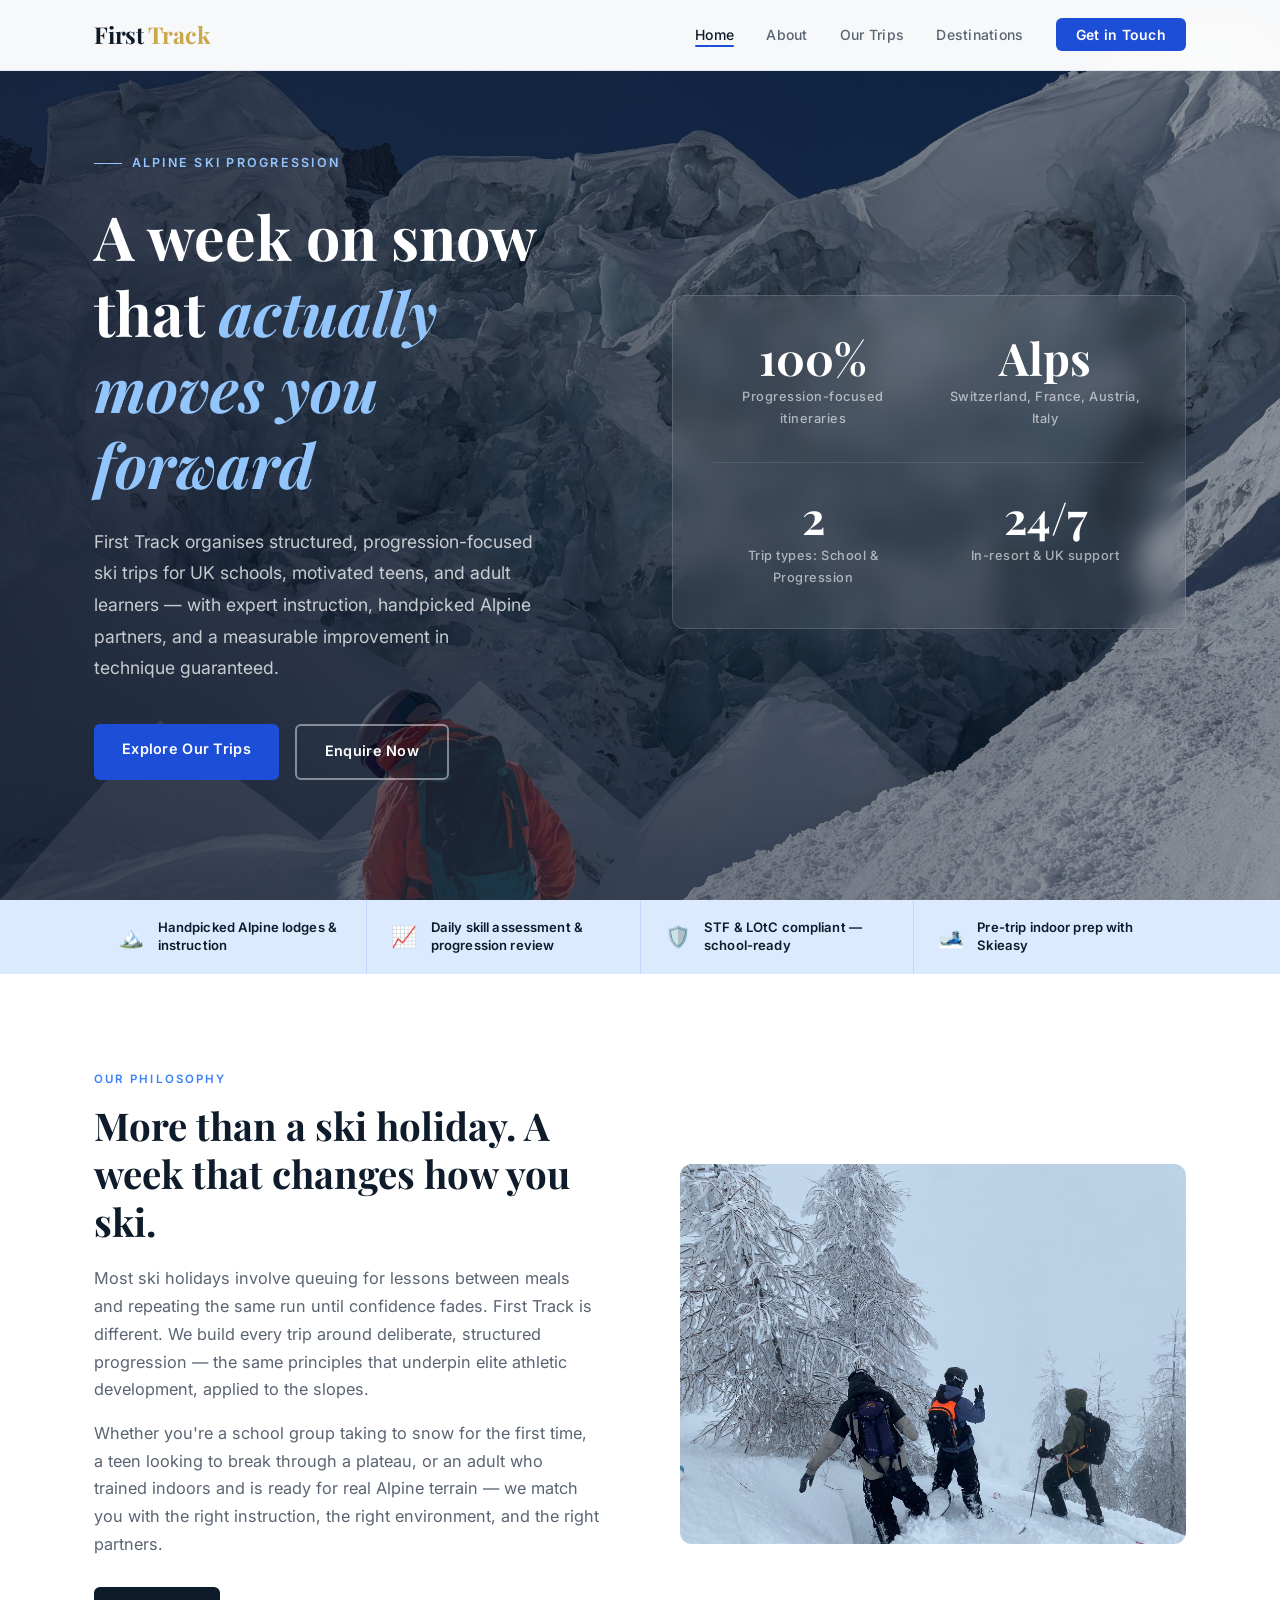
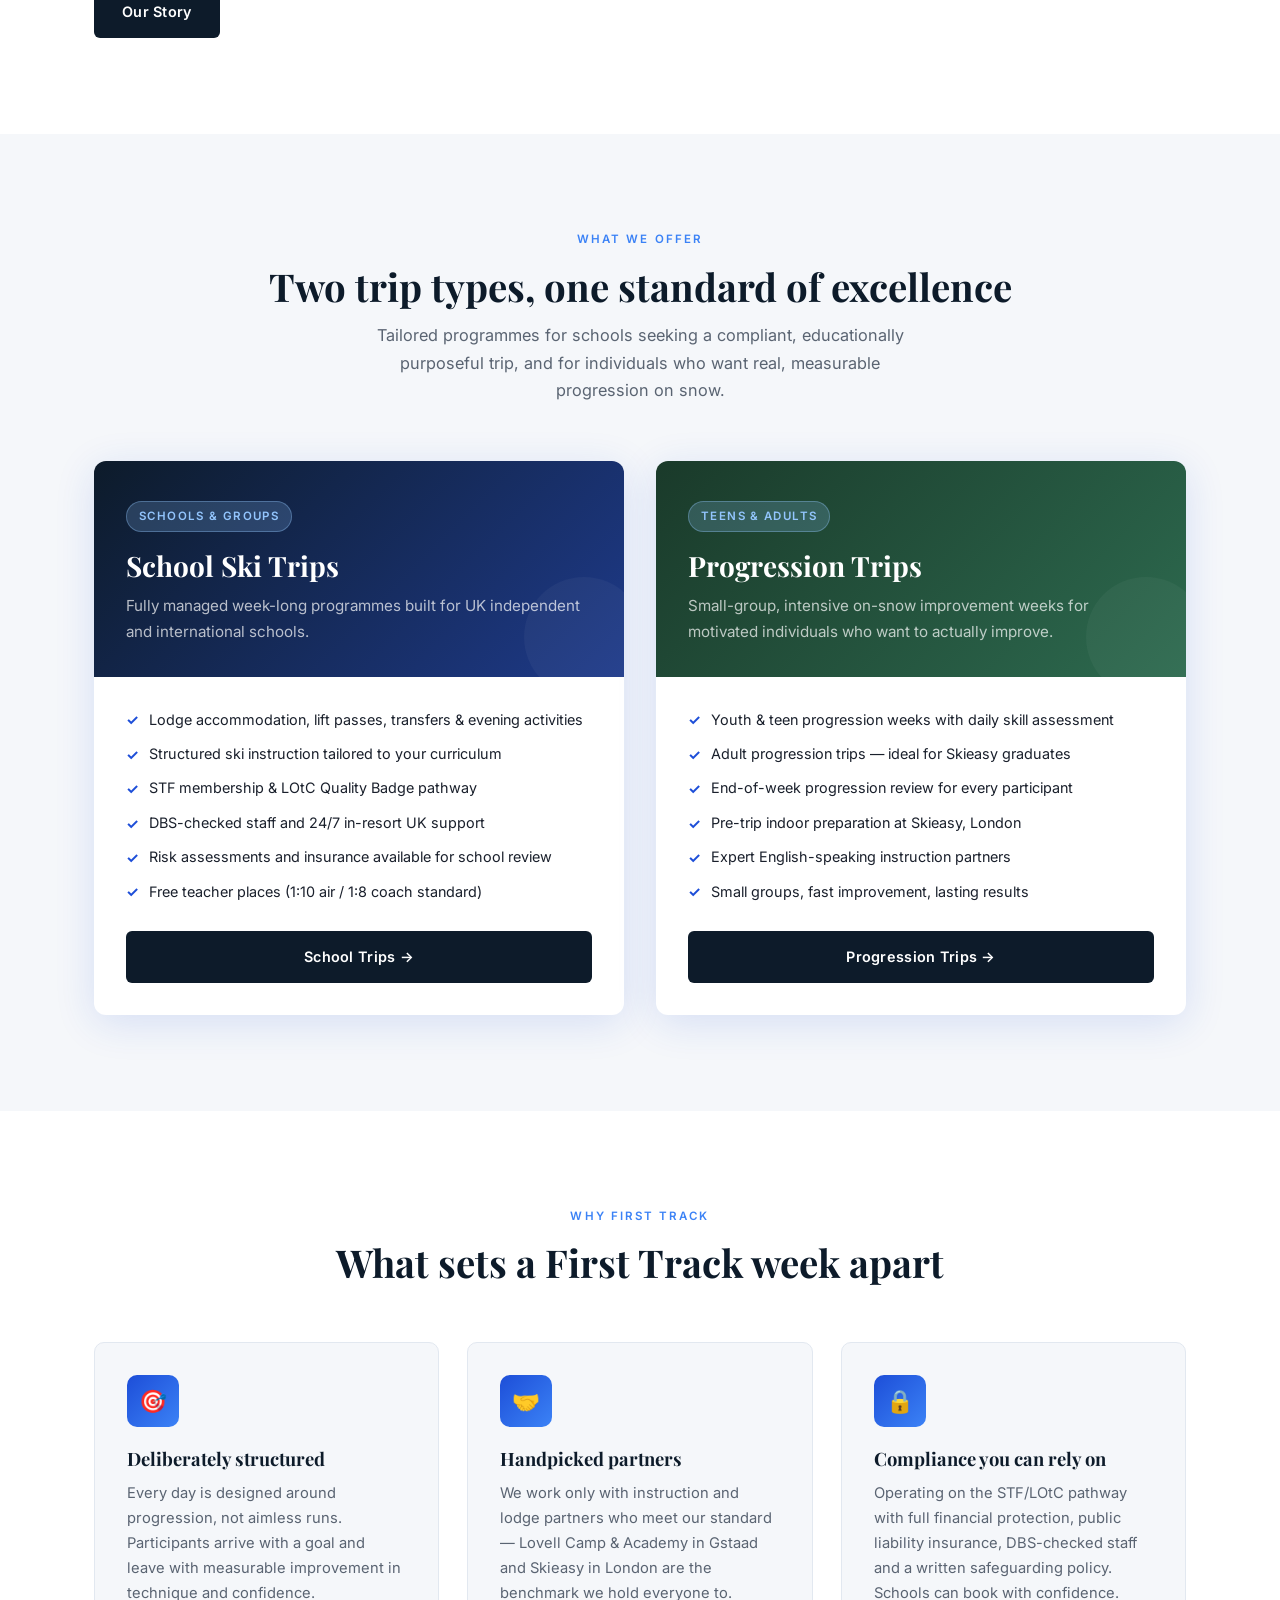
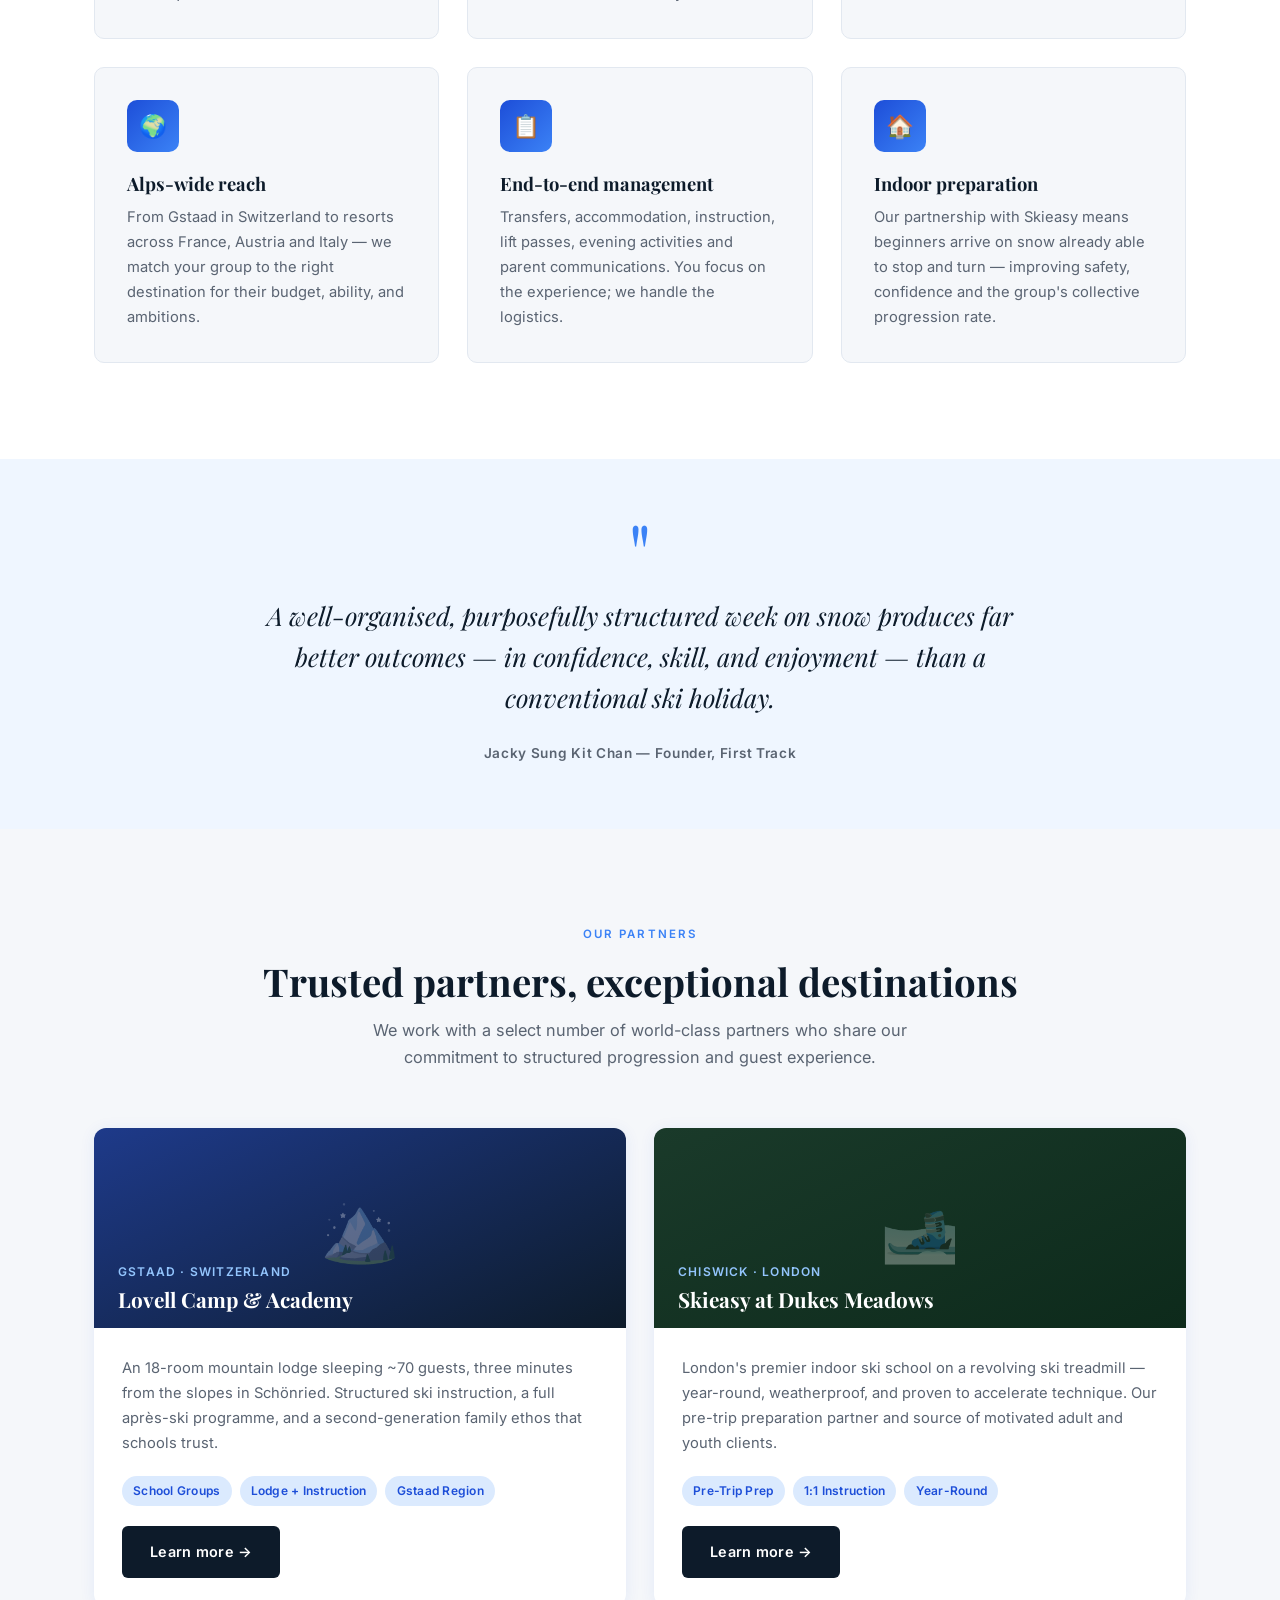
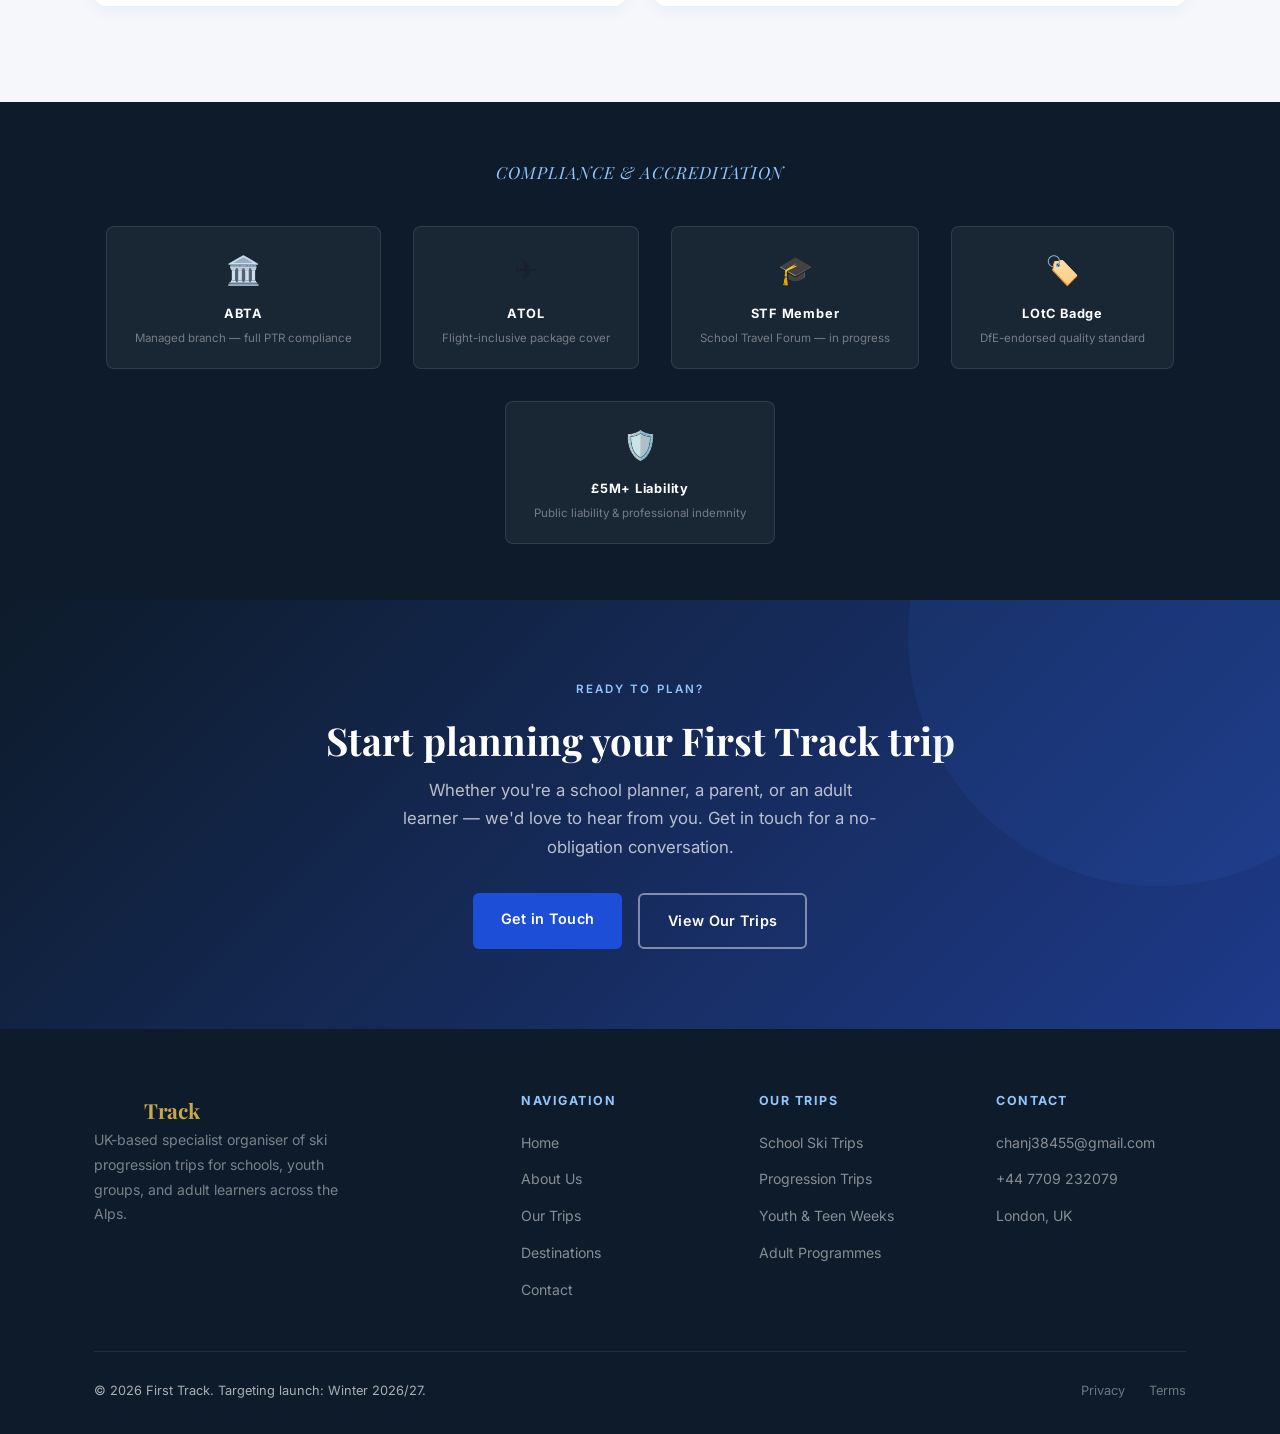
<file: index.html>
<!DOCTYPE html>
<html lang="en">
<head>
  <meta charset="UTF-8" />
  <meta name="viewport" content="width=device-width, initial-scale=1.0" />
  <title>First Track — Ski Progression Trips | Schools · Teens · Adults · Alps</title>
  <meta name="description" content="First Track organises structured ski progression trips for UK schools, teens, and adults across the Alps. Measurable improvement in technique, unforgettable alpine experience." />
  <link rel="stylesheet" href="css/style.css" />
</head>
<body>

  <!-- ==================== NAVIGATION ==================== -->
  <nav class="site-nav">
    <div class="nav-inner">
      <a href="index.html" class="nav-logo">First <span>Track</span></a>
      <ul class="nav-links">
        <li><a href="index.html" class="active">Home</a></li>
        <li><a href="about.html">About</a></li>
        <li><a href="trips.html">Our Trips</a></li>
        <li><a href="destinations.html">Destinations</a></li>
        <li><a href="contact.html" class="nav-cta">Get in Touch</a></li>
      </ul>
      <button class="nav-hamburger" onclick="toggleMobileNav()" aria-label="Toggle menu">
        <span></span><span></span><span></span>
      </button>
    </div>
    <div class="nav-mobile" id="mobileNav">
      <a href="index.html" class="active">Home</a>
      <a href="about.html">About</a>
      <a href="trips.html">Our Trips</a>
      <a href="destinations.html">Destinations</a>
      <a href="contact.html">Get in Touch</a>
    </div>
  </nav>

  <!-- ==================== HERO ==================== -->
  <section class="hero">
    <div class="hero-bg-pattern"></div>
    <div class="hero-mountain-lines"></div>
    <div class="hero-inner">
      <div class="hero-content">
        <div class="hero-eyebrow">Alpine Ski Progression</div>
        <h1>A week on snow that <em>actually moves you forward</em></h1>
        <p class="hero-sub">
          First Track organises structured, progression-focused ski trips for UK schools, motivated teens, and adult learners — with expert instruction, handpicked Alpine partners, and a measurable improvement in technique guaranteed.
        </p>
        <div class="hero-actions">
          <a href="trips.html" class="btn btn-primary">Explore Our Trips</a>
          <a href="contact.html" class="btn btn-outline">Enquire Now</a>
        </div>
      </div>
      <div class="hero-card">
        <div class="hero-stat">
          <div class="hero-stat-num">100%</div>
          <div class="hero-stat-label">Progression-focused itineraries</div>
        </div>
        <div class="hero-stat">
          <div class="hero-stat-num">Alps</div>
          <div class="hero-stat-label">Switzerland, France, Austria, Italy</div>
        </div>
        <div class="hero-divider"></div>
        <div class="hero-stat">
          <div class="hero-stat-num">2</div>
          <div class="hero-stat-label">Trip types: School &amp; Progression</div>
        </div>
        <div class="hero-stat">
          <div class="hero-stat-num">24/7</div>
          <div class="hero-stat-label">In-resort &amp; UK support</div>
        </div>
      </div>
    </div>
  </section>

  <!-- ==================== FEATURE STRIP ==================== -->
  <div class="feature-strip">
    <div class="feature-strip-inner">
      <div class="feature-strip-item">
        <span class="feature-strip-icon">🏔️</span>
        <span class="feature-strip-text">Handpicked Alpine lodges &amp; instruction</span>
      </div>
      <div class="feature-strip-item">
        <span class="feature-strip-icon">📈</span>
        <span class="feature-strip-text">Daily skill assessment &amp; progression review</span>
      </div>
      <div class="feature-strip-item">
        <span class="feature-strip-icon">🛡️</span>
        <span class="feature-strip-text">STF &amp; LOtC compliant — school-ready</span>
      </div>
      <div class="feature-strip-item">
        <span class="feature-strip-icon">🎿</span>
        <span class="feature-strip-text">Pre-trip indoor prep with Skieasy</span>
      </div>
    </div>
  </div>

  <!-- ==================== INTRO ==================== -->
  <section class="intro-section">
    <div class="container">
      <div class="intro-grid">
        <div class="intro-text">
          <span class="section-label">Our Philosophy</span>
          <h2>More than a ski holiday. A week that changes how you ski.</h2>
          <p>
            Most ski holidays involve queuing for lessons between meals and repeating the same run until confidence fades. First Track is different. We build every trip around deliberate, structured progression — the same principles that underpin elite athletic development, applied to the slopes.
          </p>
          <p>
            Whether you're a school group taking to snow for the first time, a teen looking to break through a plateau, or an adult who trained indoors and is ready for real Alpine terrain — we match you with the right instruction, the right environment, and the right partners.
          </p>
          <a href="about.html" class="btn btn-navy">Our Story</a>
        </div>
        <div class="intro-visual">
          <img src="images/WhatsApp Image 2026-06-03 at 03.43.47 (4).jpeg" alt="Skier on Alpine slopes" style="width:100%;height:100%;object-fit:cover;min-height:380px;display:block;" />
        </div>
      </div>
    </div>
  </section>

  <!-- ==================== TRIP TYPES ==================== -->
  <section class="cards-section">
    <div class="container">
      <div class="section-header">
        <span class="section-label">What We Offer</span>
        <h2>Two trip types, one standard of excellence</h2>
        <p>Tailored programmes for schools seeking a compliant, educationally purposeful trip, and for individuals who want real, measurable progression on snow.</p>
      </div>
      <div class="trip-cards">
        <div class="trip-card">
          <div class="trip-card-header school">
            <div class="trip-card-badge">Schools &amp; Groups</div>
            <h2>School Ski Trips</h2>
            <p>Fully managed week-long programmes built for UK independent and international schools.</p>
          </div>
          <div class="trip-card-body">
            <ul class="trip-card-features">
              <li class="trip-feature">Lodge accommodation, lift passes, transfers &amp; evening activities</li>
              <li class="trip-feature">Structured ski instruction tailored to your curriculum</li>
              <li class="trip-feature">STF membership &amp; LOtC Quality Badge pathway</li>
              <li class="trip-feature">DBS-checked staff and 24/7 in-resort UK support</li>
              <li class="trip-feature">Risk assessments and insurance available for school review</li>
              <li class="trip-feature">Free teacher places (1:10 air / 1:8 coach standard)</li>
            </ul>
            <a href="trips.html#school" class="btn btn-navy">School Trips →</a>
          </div>
        </div>
        <div class="trip-card">
          <div class="trip-card-header progression">
            <div class="trip-card-badge">Teens &amp; Adults</div>
            <h2>Progression Trips</h2>
            <p>Small-group, intensive on-snow improvement weeks for motivated individuals who want to actually improve.</p>
          </div>
          <div class="trip-card-body">
            <ul class="trip-card-features">
              <li class="trip-feature">Youth &amp; teen progression weeks with daily skill assessment</li>
              <li class="trip-feature">Adult progression trips — ideal for Skieasy graduates</li>
              <li class="trip-feature">End-of-week progression review for every participant</li>
              <li class="trip-feature">Pre-trip indoor preparation at Skieasy, London</li>
              <li class="trip-feature">Expert English-speaking instruction partners</li>
              <li class="trip-feature">Small groups, fast improvement, lasting results</li>
            </ul>
            <a href="trips.html#progression" class="btn btn-navy">Progression Trips →</a>
          </div>
        </div>
      </div>
    </div>
  </section>

  <!-- ==================== WHY FIRST TRACK ==================== -->
  <section class="cards-section white-bg">
    <div class="container">
      <div class="section-header">
        <span class="section-label">Why First Track</span>
        <h2>What sets a First Track week apart</h2>
      </div>
      <div class="cards-grid">
        <div class="card">
          <div class="card-icon">🎯</div>
          <h3>Deliberately structured</h3>
          <p>Every day is designed around progression, not aimless runs. Participants arrive with a goal and leave with measurable improvement in technique and confidence.</p>
        </div>
        <div class="card">
          <div class="card-icon">🤝</div>
          <h3>Handpicked partners</h3>
          <p>We work only with instruction and lodge partners who meet our standard — Lovell Camp &amp; Academy in Gstaad and Skieasy in London are the benchmark we hold everyone to.</p>
        </div>
        <div class="card">
          <div class="card-icon">🔒</div>
          <h3>Compliance you can rely on</h3>
          <p>Operating on the STF/LOtC pathway with full financial protection, public liability insurance, DBS-checked staff and a written safeguarding policy. Schools can book with confidence.</p>
        </div>
        <div class="card">
          <div class="card-icon">🌍</div>
          <h3>Alps-wide reach</h3>
          <p>From Gstaad in Switzerland to resorts across France, Austria and Italy — we match your group to the right destination for their budget, ability, and ambitions.</p>
        </div>
        <div class="card">
          <div class="card-icon">📋</div>
          <h3>End-to-end management</h3>
          <p>Transfers, accommodation, instruction, lift passes, evening activities and parent communications. You focus on the experience; we handle the logistics.</p>
        </div>
        <div class="card">
          <div class="card-icon">🏠</div>
          <h3>Indoor preparation</h3>
          <p>Our partnership with Skieasy means beginners arrive on snow already able to stop and turn — improving safety, confidence and the group's collective progression rate.</p>
        </div>
      </div>
    </div>
  </section>

  <!-- ==================== QUOTE ==================== -->
  <section class="quote-section tight">
    <div class="container">
      <div class="quote-block">
        <span class="quote-mark">"</span>
        <p class="quote-text">A well-organised, purposefully structured week on snow produces far better outcomes — in confidence, skill, and enjoyment — than a conventional ski holiday.</p>
        <p class="quote-attribution">Jacky Sung Kit Chan — Founder, First Track</p>
      </div>
    </div>
  </section>

  <!-- ==================== PARTNERS PREVIEW ==================== -->
  <section class="cards-section">
    <div class="container">
      <div class="section-header">
        <span class="section-label">Our Partners</span>
        <h2>Trusted partners, exceptional destinations</h2>
        <p>We work with a select number of world-class partners who share our commitment to structured progression and guest experience.</p>
      </div>
      <div class="cards-grid two-col">
        <div class="destination-card">
          <div class="destination-card-visual dest-lovell">
            <div class="destination-card-visual-icon">🏔️</div>
            <div class="destination-card-visual-content">
              <div class="destination-location">Gstaad · Switzerland</div>
              <h3>Lovell Camp &amp; Academy</h3>
            </div>
          </div>
          <div class="destination-card-body">
            <p>An 18-room mountain lodge sleeping ~70 guests, three minutes from the slopes in Schönried. Structured ski instruction, a full après-ski programme, and a second-generation family ethos that schools trust.</p>
            <div class="destination-tags">
              <span class="tag">School Groups</span>
              <span class="tag">Lodge + Instruction</span>
              <span class="tag">Gstaad Region</span>
            </div>
            <a href="destinations.html#lovell" class="btn btn-navy">Learn more →</a>
          </div>
        </div>
        <div class="destination-card">
          <div class="destination-card-visual dest-skieasy">
            <div class="destination-card-visual-icon">🎿</div>
            <div class="destination-card-visual-content">
              <div class="destination-location">Chiswick · London</div>
              <h3>Skieasy at Dukes Meadows</h3>
            </div>
          </div>
          <div class="destination-card-body">
            <p>London's premier indoor ski school on a revolving ski treadmill — year-round, weatherproof, and proven to accelerate technique. Our pre-trip preparation partner and source of motivated adult and youth clients.</p>
            <div class="destination-tags">
              <span class="tag">Pre-Trip Prep</span>
              <span class="tag">1:1 Instruction</span>
              <span class="tag">Year-Round</span>
            </div>
            <a href="destinations.html#skieasy" class="btn btn-navy">Learn more →</a>
          </div>
        </div>
      </div>
    </div>
  </section>

  <!-- ==================== COMPLIANCE ==================== -->
  <div class="compliance-strip">
    <div class="compliance-inner">
      <p class="compliance-title">Compliance &amp; Accreditation</p>
      <div class="compliance-badges">
        <div class="compliance-badge">
          <div class="compliance-badge-icon">🏛️</div>
          <div class="compliance-badge-name">ABTA</div>
          <div class="compliance-badge-desc">Managed branch — full PTR compliance</div>
        </div>
        <div class="compliance-badge">
          <div class="compliance-badge-icon">✈️</div>
          <div class="compliance-badge-name">ATOL</div>
          <div class="compliance-badge-desc">Flight-inclusive package cover</div>
        </div>
        <div class="compliance-badge">
          <div class="compliance-badge-icon">🎓</div>
          <div class="compliance-badge-name">STF Member</div>
          <div class="compliance-badge-desc">School Travel Forum — in progress</div>
        </div>
        <div class="compliance-badge">
          <div class="compliance-badge-icon">🏷️</div>
          <div class="compliance-badge-name">LOtC Badge</div>
          <div class="compliance-badge-desc">DfE-endorsed quality standard</div>
        </div>
        <div class="compliance-badge">
          <div class="compliance-badge-icon">🛡️</div>
          <div class="compliance-badge-name">£5M+ Liability</div>
          <div class="compliance-badge-desc">Public liability &amp; professional indemnity</div>
        </div>
      </div>
    </div>
  </div>

  <!-- ==================== CTA ==================== -->
  <section class="cta-banner">
    <div class="container">
      <span class="section-label">Ready to plan?</span>
      <h2>Start planning your First Track trip</h2>
      <p>Whether you're a school planner, a parent, or an adult learner — we'd love to hear from you. Get in touch for a no-obligation conversation.</p>
      <div class="cta-actions">
        <a href="contact.html" class="btn btn-primary">Get in Touch</a>
        <a href="trips.html" class="btn btn-outline">View Our Trips</a>
      </div>
    </div>
  </section>

  <!-- ==================== FOOTER ==================== -->
  <footer class="site-footer">
    <div class="container">
      <div class="footer-grid">
        <div class="footer-brand">
          <a href="index.html" class="nav-logo">First <span>Track</span></a>
          <p>UK-based specialist organiser of ski progression trips for schools, youth groups, and adult learners across the Alps.</p>
        </div>
        <div class="footer-col">
          <h4>Navigation</h4>
          <ul>
            <li><a href="index.html">Home</a></li>
            <li><a href="about.html">About Us</a></li>
            <li><a href="trips.html">Our Trips</a></li>
            <li><a href="destinations.html">Destinations</a></li>
            <li><a href="contact.html">Contact</a></li>
          </ul>
        </div>
        <div class="footer-col">
          <h4>Our Trips</h4>
          <ul>
            <li><a href="trips.html#school">School Ski Trips</a></li>
            <li><a href="trips.html#progression">Progression Trips</a></li>
            <li><a href="trips.html#teens">Youth &amp; Teen Weeks</a></li>
            <li><a href="trips.html#adults">Adult Programmes</a></li>
          </ul>
        </div>
        <div class="footer-col">
          <h4>Contact</h4>
          <ul>
            <li><a href="mailto:chanj38455@gmail.com">chanj38455@gmail.com</a></li>
            <li><a href="tel:+447709232079">+44 7709 232079</a></li>
            <li><a href="#">London, UK</a></li>
          </ul>
        </div>
      </div>
      <div class="footer-bottom">
        <p>&copy; 2026 First Track. Targeting launch: Winter 2026/27.</p>
        <div class="footer-legal">
          <a href="#">Privacy</a>
          <a href="#">Terms</a>
        </div>
      </div>
    </div>
  </footer>

  <script>
    function toggleMobileNav() {
      document.getElementById('mobileNav').classList.toggle('open');
    }
  </script>

</body>
</html>
</file>
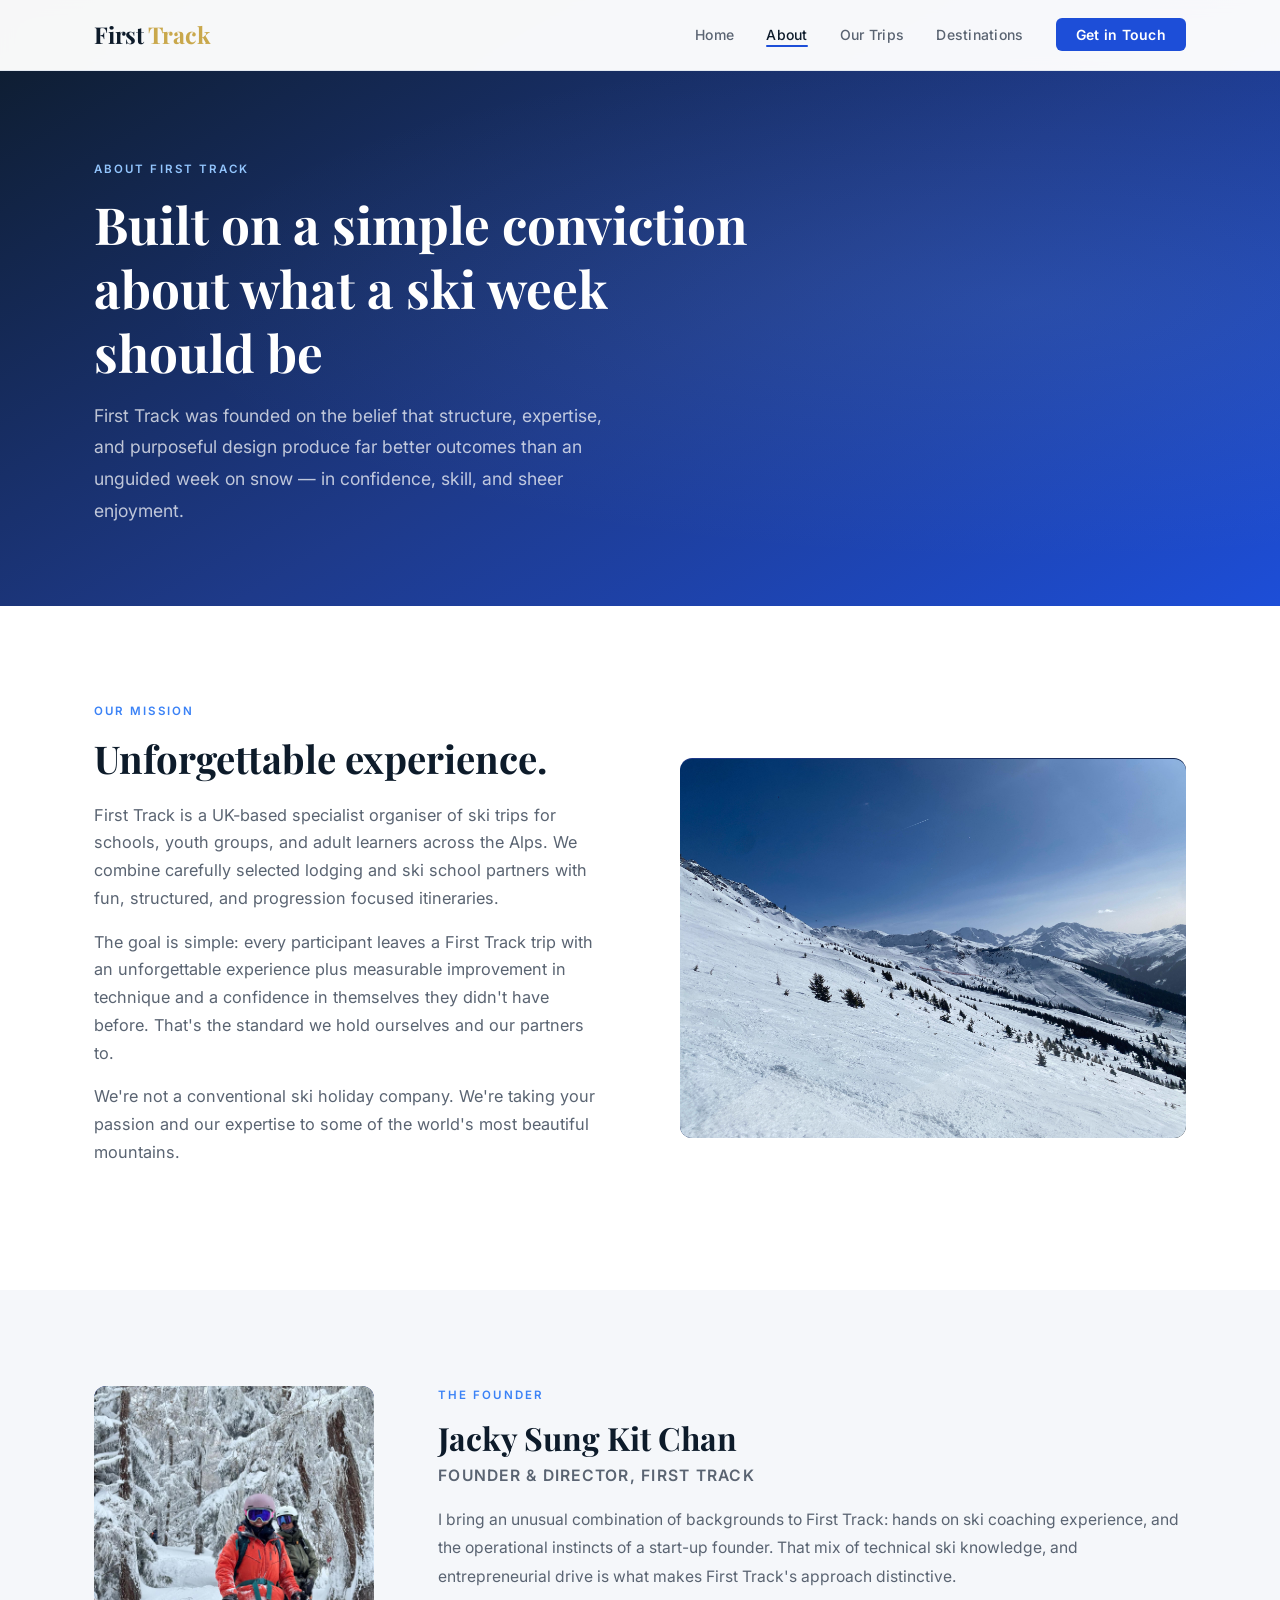
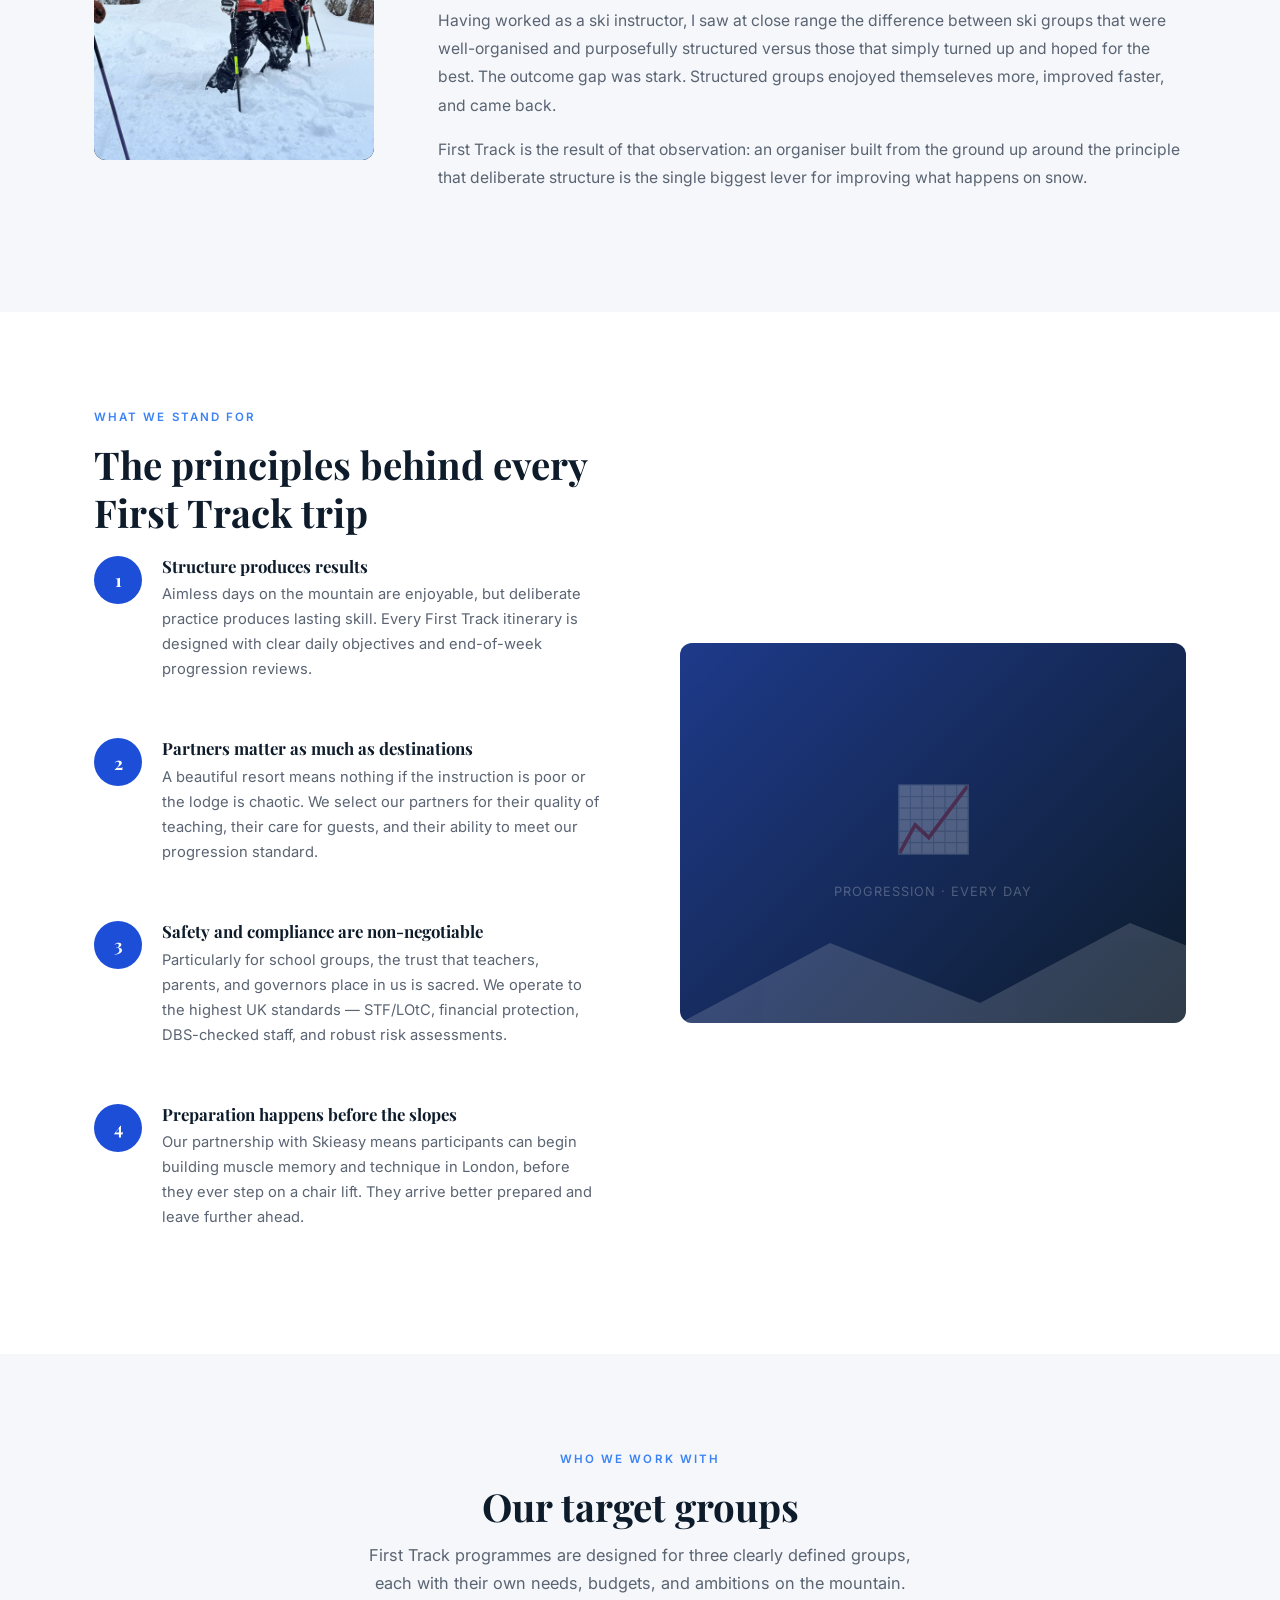
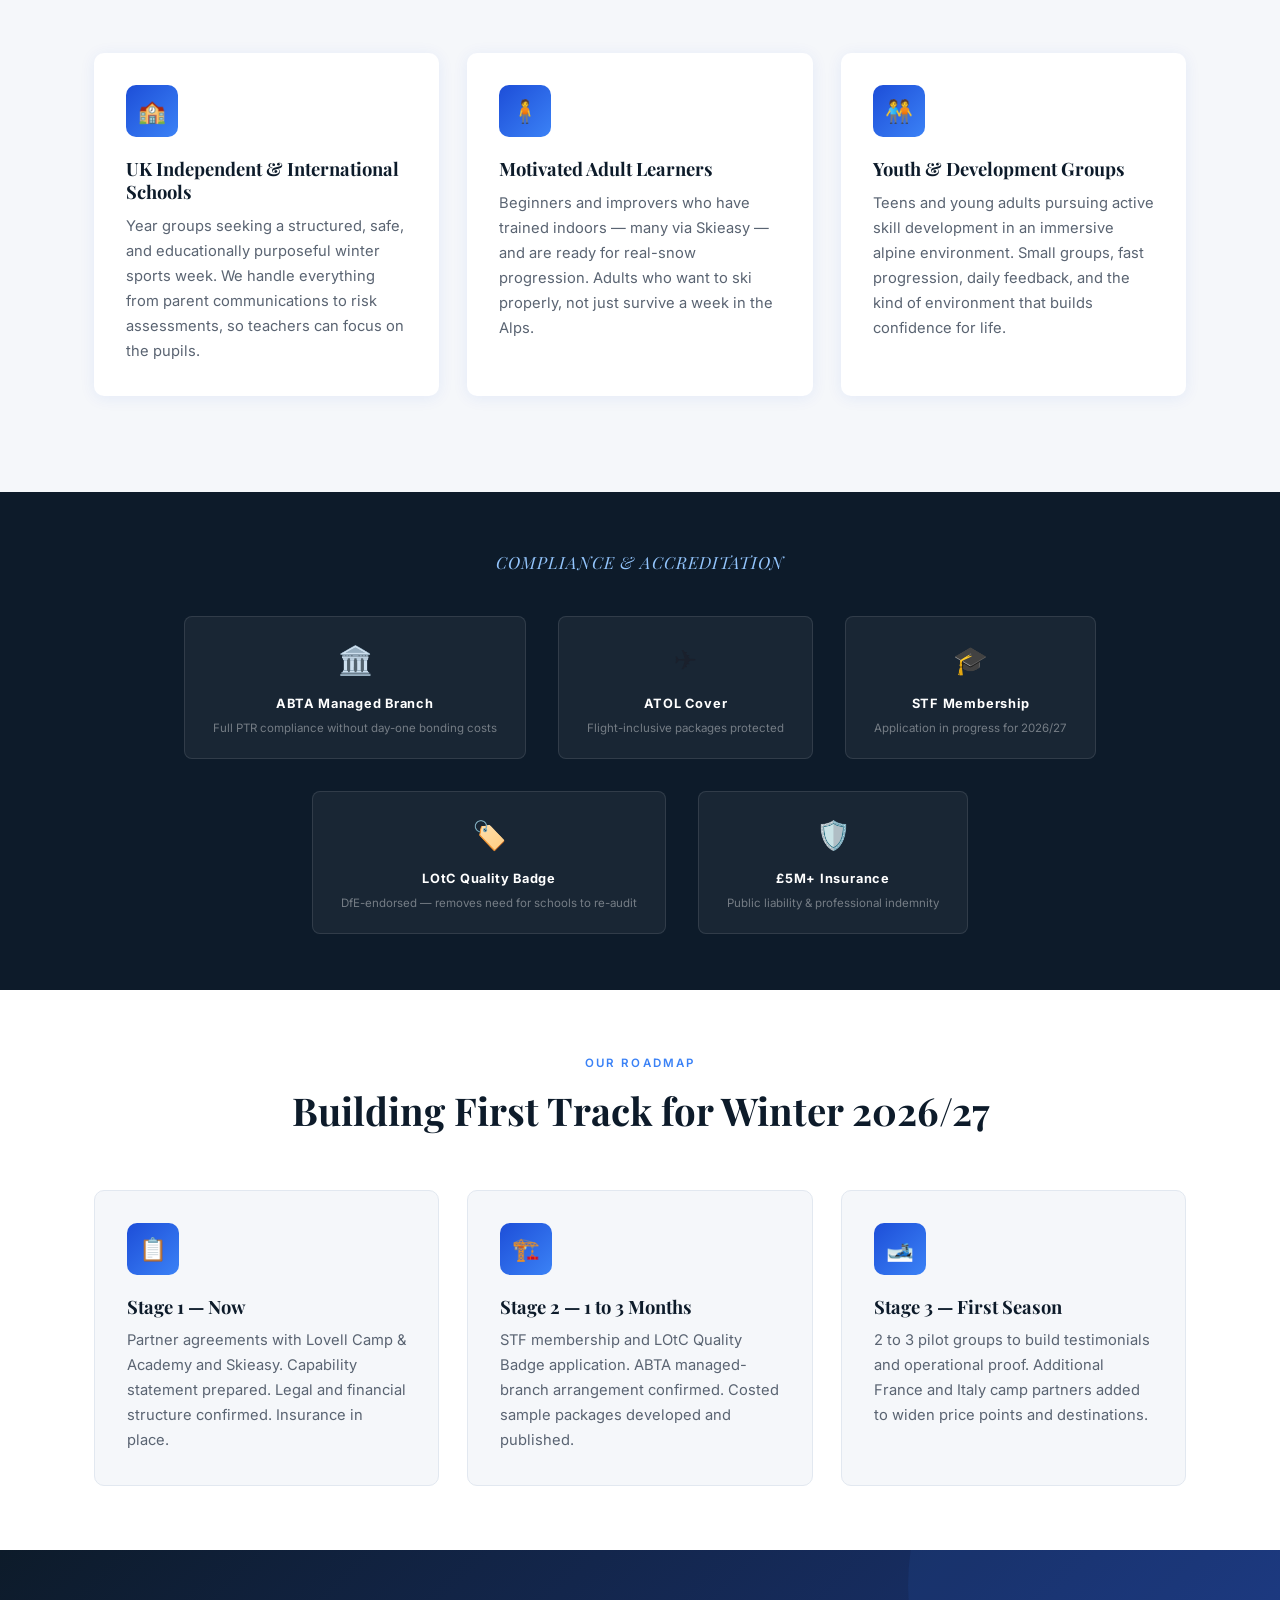
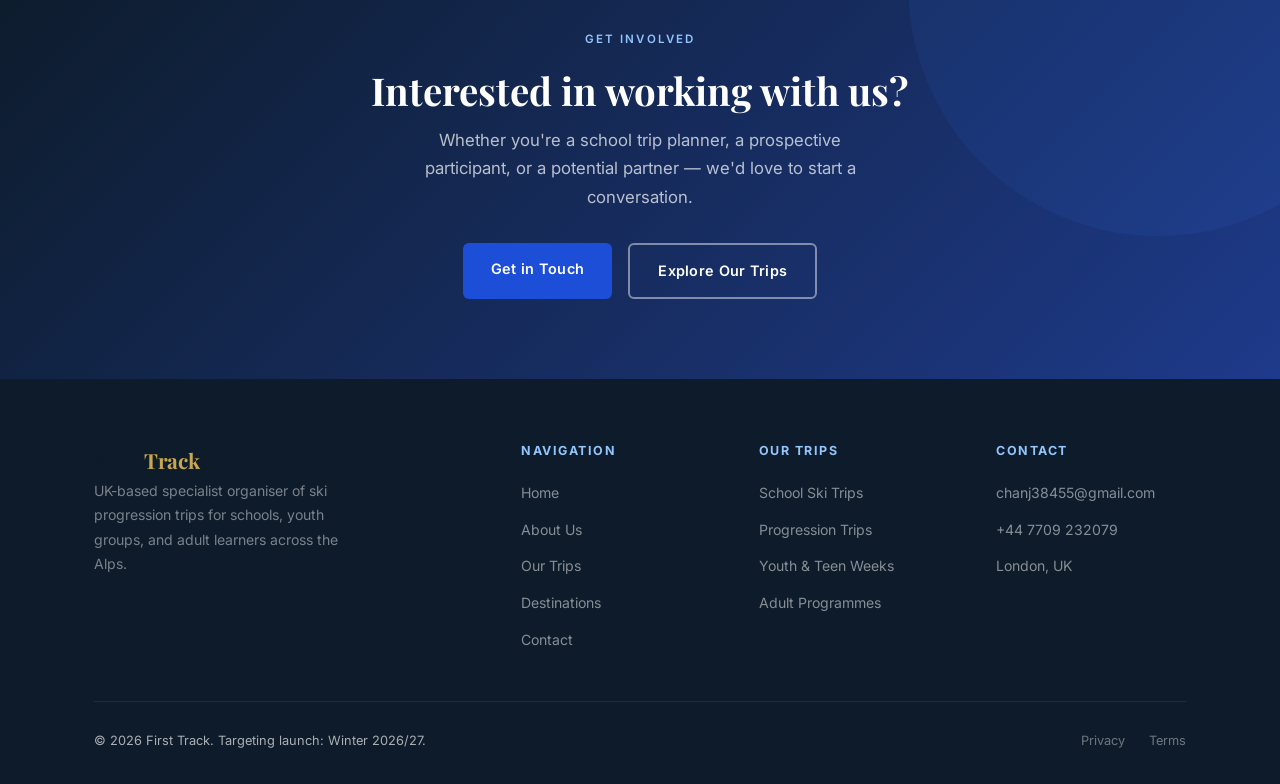
<file: about.html>
<!DOCTYPE html>
<html lang="en">
<head>
  <meta charset="UTF-8" />
  <meta name="viewport" content="width=device-width, initial-scale=1.0" />
  <title>About — First Track Ski Progression Trips</title>
  <meta name="description" content="Learn about First Track — founded by Jacky Sung Kit Chan to bring structured, progression-focused ski trips to UK schools, teens, and adult learners across the Alps." />
  <link rel="stylesheet" href="css/style.css" />
</head>
<body>

  <!-- ==================== NAVIGATION ==================== -->
  <nav class="site-nav">
    <div class="nav-inner">
      <a href="index.html" class="nav-logo">First <span>Track</span></a>
      <ul class="nav-links">
        <li><a href="index.html">Home</a></li>
        <li><a href="about.html" class="active">About</a></li>
        <li><a href="trips.html">Our Trips</a></li>
        <li><a href="destinations.html">Destinations</a></li>
        <li><a href="contact.html" class="nav-cta">Get in Touch</a></li>
      </ul>
      <button class="nav-hamburger" onclick="toggleMobileNav()" aria-label="Toggle menu">
        <span></span><span></span><span></span>
      </button>
    </div>
    <div class="nav-mobile" id="mobileNav">
      <a href="index.html">Home</a>
      <a href="about.html" class="active">About</a>
      <a href="trips.html">Our Trips</a>
      <a href="destinations.html">Destinations</a>
      <a href="contact.html">Get in Touch</a>
    </div>
  </nav>

  <!-- ==================== PAGE HERO ==================== -->
  <div class="page-hero">
    <div class="page-hero-inner">
      <span class="section-label">About First Track</span>
      <h1>Built on a simple conviction about what a ski week should be</h1>
      <p>First Track was founded on the belief that structure, expertise, and purposeful design produce far better outcomes than an unguided week on snow — in confidence, skill, and sheer enjoyment.</p>
    </div>
  </div>

  <!-- ==================== MISSION ==================== -->
  <section class="intro-section">
    <div class="container">
      <div class="intro-grid">
        <div class="intro-text">
          <span class="section-label">Our Mission</span>
          <h2>Unforgettable experience. </h2>
          <p>
            First Track is a UK-based specialist organiser of ski trips for schools, youth groups, and adult learners across the Alps. We combine carefully selected lodging and ski school partners with fun, structured, and progression focused itineraries.
          </p>
          <p>
            The goal is simple: every participant leaves a First Track trip with an unforgettable experience plus measurable improvement in technique and a confidence in themselves they didn't have before. That's the standard we hold ourselves and our partners to.
          </p>
          <p>
            We're not a conventional ski holiday company. We're taking your passion and our expertise to some of the world's most beautiful mountains.
          </p>
        </div>
        <div class="intro-visual">
          <img src="images/WhatsApp Image 2026-06-03 at 22.54.32 (2).jpeg" alt="The Alps — Our office" style="width:100%;height:100%;object-fit:cover;display:block;border-radius:12px;" />
          <svg class="visual-mountain" viewBox="0 0 800 120" preserveAspectRatio="none">
            <polygon points="0,120 100,50 200,90 350,15 500,70 650,30 800,65 800,120" fill="white"/>
          </svg>
        </div>
      </div>
    </div>
  </section>

  <!-- ==================== FOUNDER ==================== -->
  <section class="founder-section">
    <div class="container">
      <div class="founder-grid">
        <div class="founder-portrait"><img src="images/WhatsApp Image 2026-06-03 at 22.50.30.jpeg" alt="Jacky Sung Kit Chan — Founder" style="width:100%;height:100%;object-fit:cover;display:block;border-radius:inherit;" /></div>
        <div class="founder-info">
          <span class="section-label">The Founder</span>
          <h2>Jacky Sung Kit Chan</h2>
          <p class="founder-title">Founder &amp; Director, First Track</p>
          <p>
            I bring an unusual combination of backgrounds to First Track: hands on ski coaching experience, and the operational instincts of a start-up founder. That mix of technical ski knowledge, and entrepreneurial drive is what makes First Track's approach distinctive.
          </p>
          <p>
            Having worked as a ski instructor, I saw at close range the difference between ski groups that were well-organised and purposefully structured versus those that simply turned up and hoped for the best. The outcome gap was stark. Structured groups enojoyed themseleves more, improved faster, and came back.
          </p>
          <p>
            First Track is the result of that observation: an organiser built from the ground up around the principle that deliberate structure is the single biggest lever for improving what happens on snow.
          </p>
          <div class="founder-credentials">
            
          </div>
        </div>
      </div>
    </div>
  </section>

  <!-- ==================== VALUES ==================== -->
  <section class="intro-section">
    <div class="container">
      <div class="intro-grid reverse">
        <div class="intro-visual">
          <div class="visual-placeholder">
            <div class="visual-placeholder-icon">📈</div>
            <p>Progression · Every day</p>
          </div>
          <svg class="visual-mountain" viewBox="0 0 800 120" preserveAspectRatio="none">
            <polygon points="0,120 150,40 300,100 450,20 600,80 750,35 800,55 800,120" fill="white"/>
          </svg>
        </div>
        <div class="intro-text">
          <span class="section-label">What We Stand For</span>
          <h2>The principles behind every First Track trip</h2>
          <div class="values-list">
            <div class="value-item">
              <div class="value-num">1</div>
              <div class="value-text">
                <h3>Structure produces results</h3>
                <p>Aimless days on the mountain are enjoyable, but deliberate practice produces lasting skill. Every First Track itinerary is designed with clear daily objectives and end-of-week progression reviews.</p>
              </div>
            </div>
            <div class="value-item">
              <div class="value-num">2</div>
              <div class="value-text">
                <h3>Partners matter as much as destinations</h3>
                <p>A beautiful resort means nothing if the instruction is poor or the lodge is chaotic. We select our partners for their quality of teaching, their care for guests, and their ability to meet our progression standard.</p>
              </div>
            </div>
            <div class="value-item">
              <div class="value-num">3</div>
              <div class="value-text">
                <h3>Safety and compliance are non-negotiable</h3>
                <p>Particularly for school groups, the trust that teachers, parents, and governors place in us is sacred. We operate to the highest UK standards — STF/LOtC, financial protection, DBS-checked staff, and robust risk assessments.</p>
              </div>
            </div>
            <div class="value-item">
              <div class="value-num">4</div>
              <div class="value-text">
                <h3>Preparation happens before the slopes</h3>
                <p>Our partnership with Skieasy means participants can begin building muscle memory and technique in London, before they ever step on a chair lift. They arrive better prepared and leave further ahead.</p>
              </div>
            </div>
          </div>
        </div>
      </div>
    </div>
  </section>

  <!-- ==================== WHO WE SERVE ==================== -->
  <section class="cards-section">
    <div class="container">
      <div class="section-header">
        <span class="section-label">Who We Work With</span>
        <h2>Our target groups</h2>
        <p>First Track programmes are designed for three clearly defined groups, each with their own needs, budgets, and ambitions on the mountain.</p>
      </div>
      <div class="cards-grid">
        <div class="card">
          <div class="card-icon">🏫</div>
          <h3>UK Independent &amp; International Schools</h3>
          <p>Year groups seeking a structured, safe, and educationally purposeful winter sports week. We handle everything from parent communications to risk assessments, so teachers can focus on the pupils.</p>
        </div>
        <div class="card">
          <div class="card-icon">🧍</div>
          <h3>Motivated Adult Learners</h3>
          <p>Beginners and improvers who have trained indoors — many via Skieasy — and are ready for real-snow progression. Adults who want to ski properly, not just survive a week in the Alps.</p>
        </div>
        <div class="card">
          <div class="card-icon">🧑‍🤝‍🧑</div>
          <h3>Youth &amp; Development Groups</h3>
          <p>Teens and young adults pursuing active skill development in an immersive alpine environment. Small groups, fast progression, daily feedback, and the kind of environment that builds confidence for life.</p>
        </div>
      </div>
    </div>
  </section>

  <!-- ==================== COMPLIANCE ==================== -->
  <div class="compliance-strip">
    <div class="compliance-inner">
      <p class="compliance-title">Compliance &amp; Accreditation</p>
      <div class="compliance-badges">
        <div class="compliance-badge">
          <div class="compliance-badge-icon">🏛️</div>
          <div class="compliance-badge-name">ABTA Managed Branch</div>
          <div class="compliance-badge-desc">Full PTR compliance without day-one bonding costs</div>
        </div>
        <div class="compliance-badge">
          <div class="compliance-badge-icon">✈️</div>
          <div class="compliance-badge-name">ATOL Cover</div>
          <div class="compliance-badge-desc">Flight-inclusive packages protected</div>
        </div>
        <div class="compliance-badge">
          <div class="compliance-badge-icon">🎓</div>
          <div class="compliance-badge-name">STF Membership</div>
          <div class="compliance-badge-desc">Application in progress for 2026/27</div>
        </div>
        <div class="compliance-badge">
          <div class="compliance-badge-icon">🏷️</div>
          <div class="compliance-badge-name">LOtC Quality Badge</div>
          <div class="compliance-badge-desc">DfE-endorsed — removes need for schools to re-audit</div>
        </div>
        <div class="compliance-badge">
          <div class="compliance-badge-icon">🛡️</div>
          <div class="compliance-badge-name">£5M+ Insurance</div>
          <div class="compliance-badge-desc">Public liability &amp; professional indemnity</div>
        </div>
      </div>
    </div>
  </div>

  <!-- ==================== TIMELINE ==================== -->
  <section class="cards-section white-bg tight">
    <div class="container">
      <div class="section-header">
        <span class="section-label">Our Roadmap</span>
        <h2>Building First Track for Winter 2026/27</h2>
      </div>
      <div class="cards-grid">
        <div class="card">
          <div class="card-icon">📋</div>
          <h3>Stage 1 — Now</h3>
          <p>Partner agreements with Lovell Camp &amp; Academy and Skieasy. Capability statement prepared. Legal and financial structure confirmed. Insurance in place.</p>
        </div>
        <div class="card">
          <div class="card-icon">🏗️</div>
          <h3>Stage 2 — 1 to 3 Months</h3>
          <p>STF membership and LOtC Quality Badge application. ABTA managed-branch arrangement confirmed. Costed sample packages developed and published.</p>
        </div>
        <div class="card">
          <div class="card-icon">🎿</div>
          <h3>Stage 3 — First Season</h3>
          <p>2 to 3 pilot groups to build testimonials and operational proof. Additional France and Italy camp partners added to widen price points and destinations.</p>
        </div>
      </div>
    </div>
  </section>

  <!-- ==================== CTA ==================== -->
  <section class="cta-banner">
    <div class="container">
      <span class="section-label">Get Involved</span>
      <h2>Interested in working with us?</h2>
      <p>Whether you're a school trip planner, a prospective participant, or a potential partner — we'd love to start a conversation.</p>
      <div class="cta-actions">
        <a href="contact.html" class="btn btn-primary">Get in Touch</a>
        <a href="trips.html" class="btn btn-outline">Explore Our Trips</a>
      </div>
    </div>
  </section>

  <!-- ==================== FOOTER ==================== -->
  <footer class="site-footer">
    <div class="container">
      <div class="footer-grid">
        <div class="footer-brand">
          <a href="index.html" class="nav-logo">First <span>Track</span></a>
          <p>UK-based specialist organiser of ski progression trips for schools, youth groups, and adult learners across the Alps.</p>
        </div>
        <div class="footer-col">
          <h4>Navigation</h4>
          <ul>
            <li><a href="index.html">Home</a></li>
            <li><a href="about.html">About Us</a></li>
            <li><a href="trips.html">Our Trips</a></li>
            <li><a href="destinations.html">Destinations</a></li>
            <li><a href="contact.html">Contact</a></li>
          </ul>
        </div>
        <div class="footer-col">
          <h4>Our Trips</h4>
          <ul>
            <li><a href="trips.html#school">School Ski Trips</a></li>
            <li><a href="trips.html#progression">Progression Trips</a></li>
            <li><a href="trips.html#teens">Youth &amp; Teen Weeks</a></li>
            <li><a href="trips.html#adults">Adult Programmes</a></li>
          </ul>
        </div>
        <div class="footer-col">
          <h4>Contact</h4>
          <ul>
            <li><a href="mailto:chanj38455@gmail.com">chanj38455@gmail.com</a></li>
            <li><a href="tel:+447709232079">+44 7709 232079</a></li>
            <li><a href="#">London, UK</a></li>
          </ul>
        </div>
      </div>
      <div class="footer-bottom">
        <p>&copy; 2026 First Track. Targeting launch: Winter 2026/27.</p>
        <div class="footer-legal">
          <a href="#">Privacy</a>
          <a href="#">Terms</a>
        </div>
      </div>
    </div>
  </footer>

  <script>
    function toggleMobileNav() {
      document.getElementById('mobileNav').classList.toggle('open');
    }
  </script>

</body>
</html>
</file>
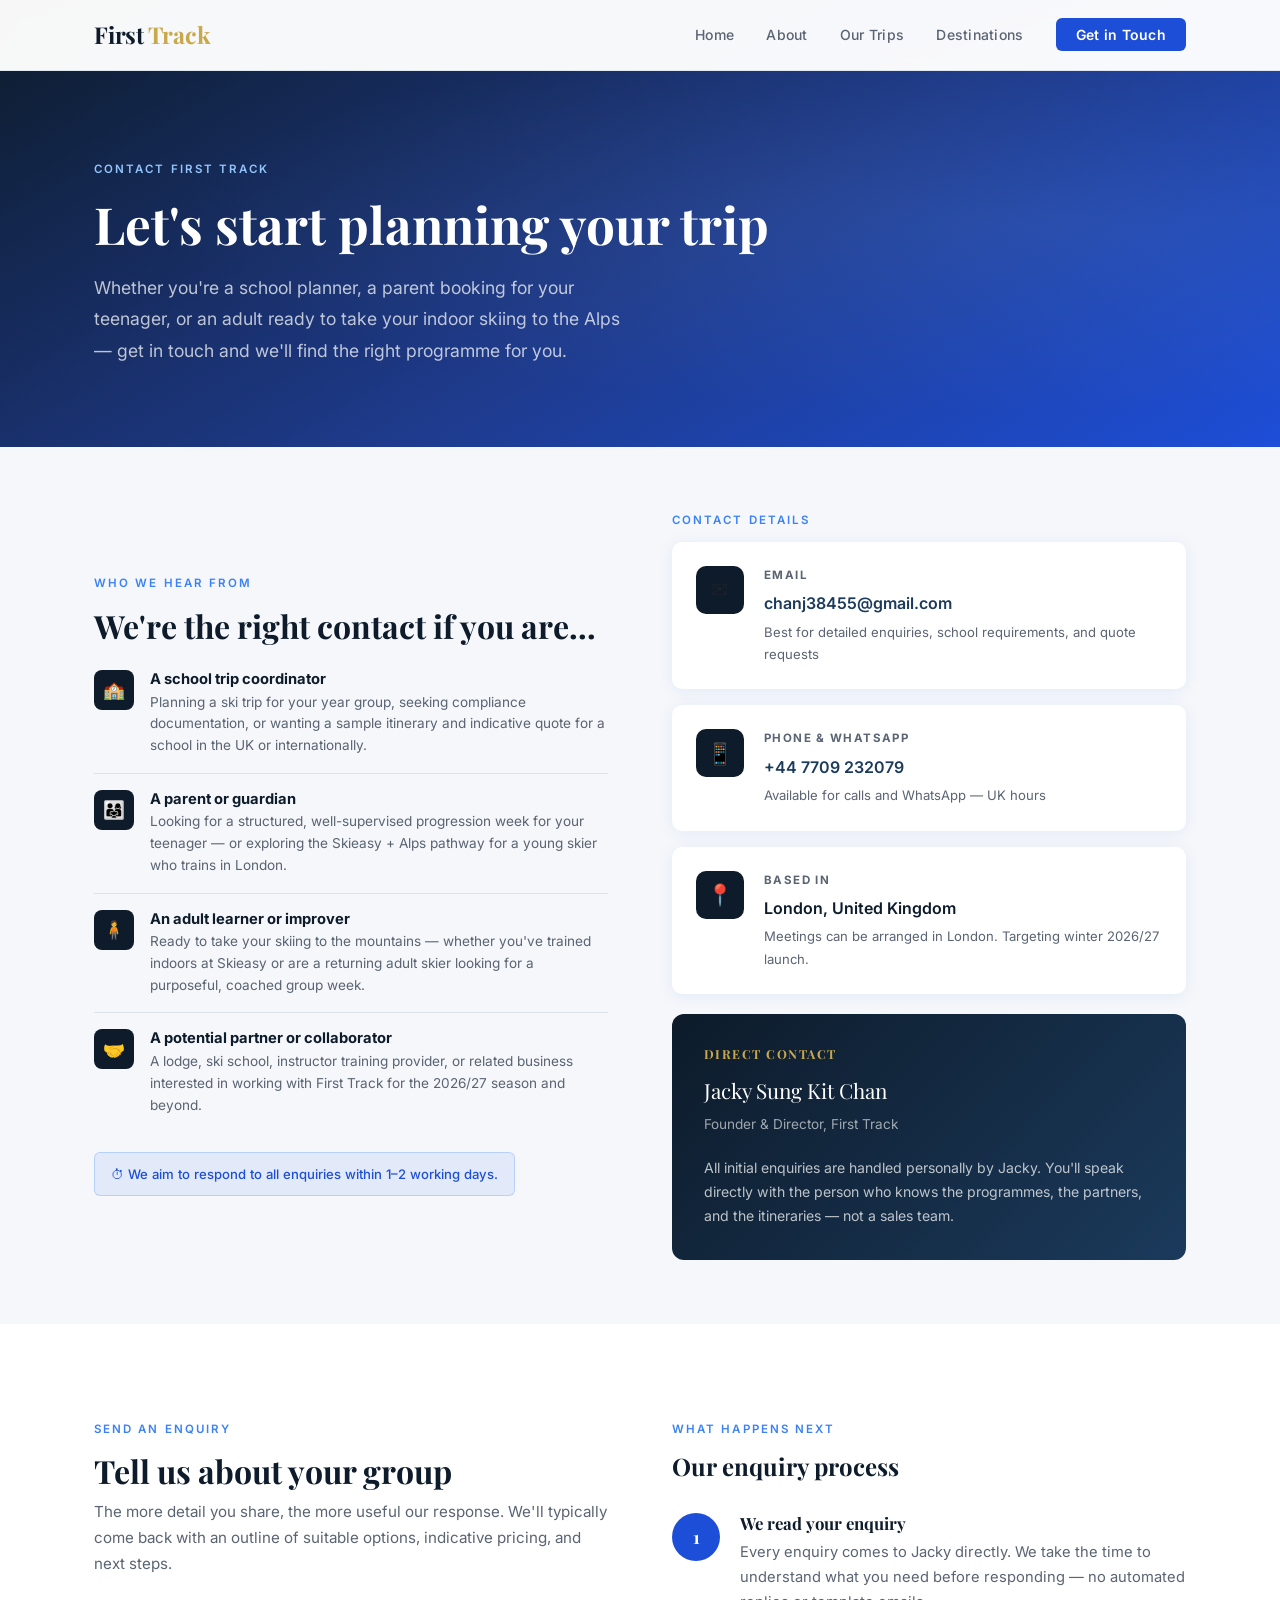
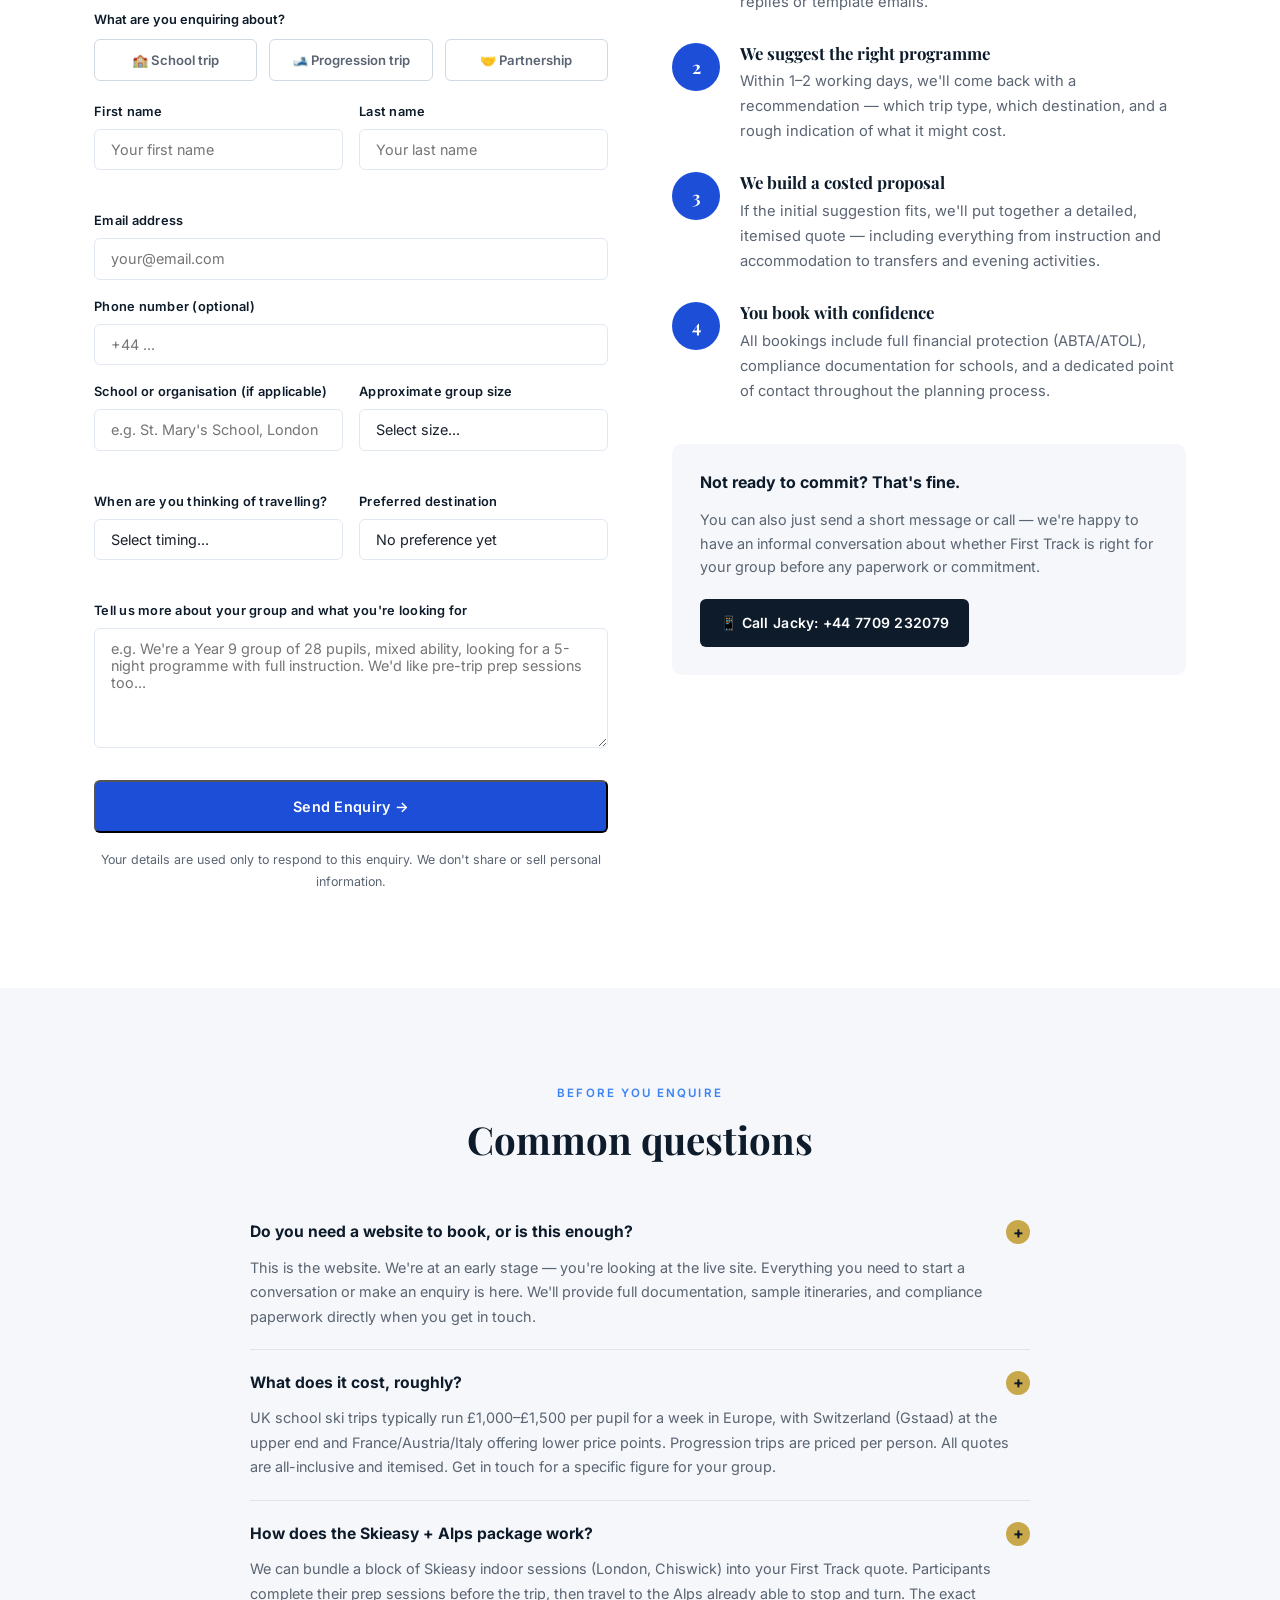
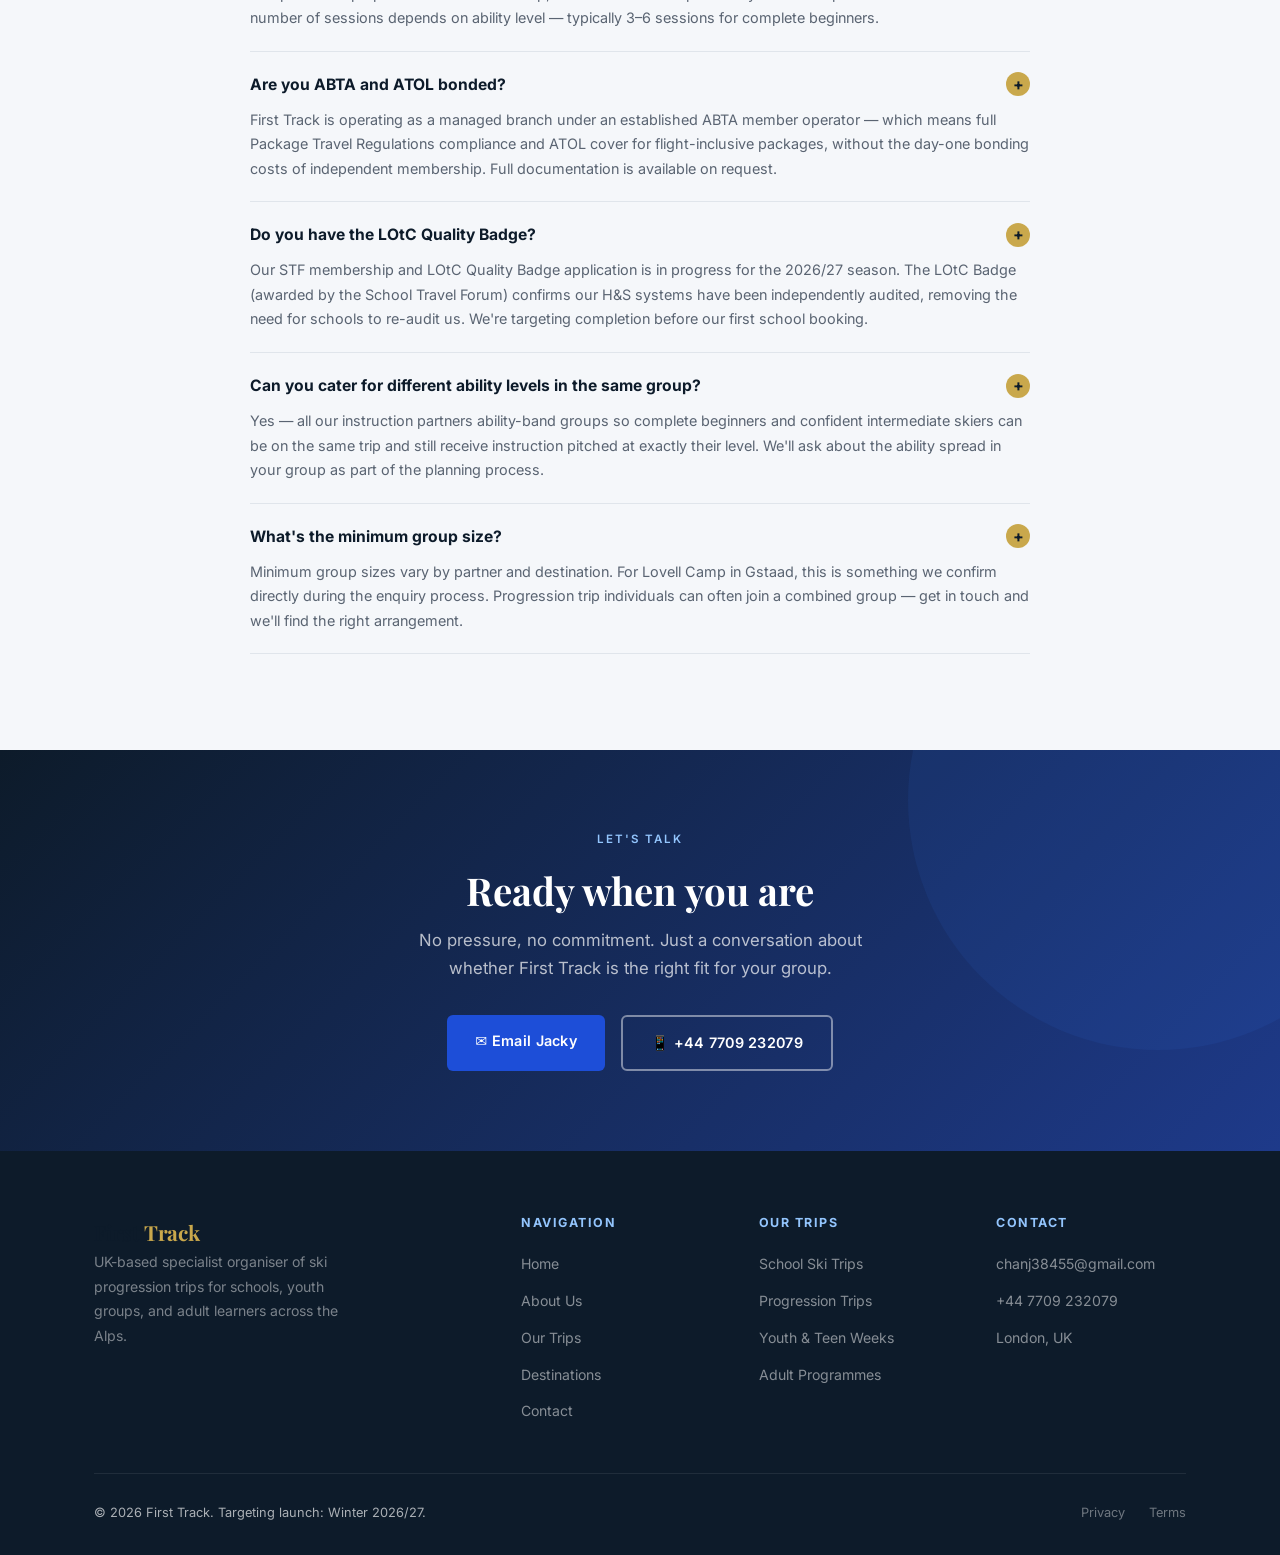
<file: contact.html>
<!DOCTYPE html>
<html lang="en">
<head>
  <meta charset="UTF-8" />
  <meta name="viewport" content="width=device-width, initial-scale=1.0" />
  <title>Contact — First Track Ski Progression Trips</title>
  <meta name="description" content="Get in touch with First Track to enquire about school ski trips, progression weeks, or our pre-trip preparation partnership with Skieasy. Based in London." />
  <link rel="stylesheet" href="css/style.css" />
  <style>
    .contact-intro {
      background: var(--grey-light);
      padding: 64px 0;
    }

    .contact-intro-inner {
      display: grid;
      grid-template-columns: 1fr 1fr;
      gap: 4rem;
      align-items: center;
    }

    .contact-who-for {
      display: flex;
      flex-direction: column;
      gap: 0;
    }

    .who-item {
      display: flex;
      align-items: flex-start;
      gap: 1rem;
      padding: 1rem 0;
      border-bottom: 1px solid #dde2e8;
    }

    .who-item:first-child { padding-top: 0; }
    .who-item:last-child { border-bottom: none; }

    .who-icon {
      width: 40px;
      height: 40px;
      border-radius: 8px;
      background: var(--navy);
      display: flex;
      align-items: center;
      justify-content: center;
      font-size: 1.1rem;
      flex-shrink: 0;
    }

    .who-text h4 {
      font-family: var(--sans);
      font-size: 0.92rem;
      font-weight: 700;
      color: var(--navy);
      margin-bottom: 0.2rem;
    }

    .who-text p {
      font-size: 0.85rem;
      color: var(--grey-text);
      line-height: 1.6;
    }

    /* Response time note */
    .response-note {
      display: inline-flex;
      align-items: center;
      gap: 0.5rem;
      background: rgba(59, 130, 246, 0.10);
      border: 1px solid rgba(59, 130, 246, 0.25);
      border-radius: 6px;
      padding: 0.6rem 1rem;
      font-size: 0.82rem;
      color: #1d4ed8;
      font-weight: 500;
      margin-top: 1.25rem;
    }

    /* Topic select styling */
    .enquiry-type-row {
      display: grid;
      grid-template-columns: repeat(3, 1fr);
      gap: 0.75rem;
      margin-bottom: 1.25rem;
    }

    .enquiry-type-btn {
      display: block;
      width: 100%;
      padding: 0.75rem 0.6rem;
      border: 1.5px solid #d0d8e0;
      border-radius: var(--radius);
      background: var(--white);
      font-family: var(--sans);
      font-size: 0.82rem;
      font-weight: 600;
      color: var(--grey-text);
      text-align: center;
      cursor: pointer;
      transition: all 0.2s;
    }

    .enquiry-type-btn:hover {
      border-color: var(--navy-mid);
      color: var(--navy);
      background: var(--ice);
    }

    .enquiry-type-btn.selected {
      border-color: var(--blue);
      background: var(--blue);
      color: var(--white);
    }

    .enquiry-type-label {
      font-size: 0.8rem;
      font-weight: 600;
      color: var(--navy);
      margin-bottom: 0.5rem;
      display: block;
    }

    /* Info panel (alternative to form) */
    .info-cards {
      display: flex;
      flex-direction: column;
      gap: 1rem;
    }

    .info-card {
      background: var(--white);
      border-radius: 10px;
      padding: 1.5rem;
      box-shadow: var(--shadow);
      display: flex;
      align-items: flex-start;
      gap: 1.25rem;
    }

    .info-card-icon {
      width: 48px;
      height: 48px;
      border-radius: 10px;
      background: var(--navy);
      display: flex;
      align-items: center;
      justify-content: center;
      font-size: 1.3rem;
      flex-shrink: 0;
    }

    .info-card-content {}
    .info-card-label {
      font-size: 0.72rem;
      font-weight: 700;
      text-transform: uppercase;
      letter-spacing: 0.12em;
      color: var(--grey-text);
      margin-bottom: 0.3rem;
    }

    .info-card-value {
      font-size: 1rem;
      font-weight: 600;
      color: var(--navy);
    }

    .info-card-value a {
      color: var(--navy-mid);
      transition: color 0.2s;
    }

    .info-card-value a:hover { color: var(--gold); }

    .info-card-note {
      font-size: 0.82rem;
      color: var(--grey-text);
      margin-top: 0.2rem;
    }

    /* Founder card */
    .founder-contact-card {
      background: linear-gradient(135deg, var(--navy), var(--navy-mid));
      border-radius: 12px;
      padding: 2rem;
      color: var(--white);
      margin-top: 1.25rem;
    }

    .founder-contact-card h4 {
      font-size: 0.78rem;
      font-weight: 700;
      text-transform: uppercase;
      letter-spacing: 0.12em;
      color: var(--gold);
      margin-bottom: 0.75rem;
    }

    .founder-contact-name {
      font-family: var(--serif);
      font-size: 1.3rem;
      margin-bottom: 0.25rem;
    }

    .founder-contact-role {
      font-size: 0.85rem;
      color: rgba(255,255,255,0.6);
      margin-bottom: 1.25rem;
    }

    .founder-contact-card p {
      font-size: 0.88rem;
      color: rgba(255,255,255,0.72);
      line-height: 1.7;
    }

    /* FAQ section */
    .faq-list {
      display: flex;
      flex-direction: column;
      gap: 0;
      max-width: 780px;
      margin: 0 auto;
    }

    .faq-item {
      border-bottom: 1px solid #e0e5eb;
      padding: 1.25rem 0;
    }

    .faq-item:first-child { padding-top: 0; }

    .faq-question {
      font-family: var(--sans);
      font-size: 0.98rem;
      font-weight: 700;
      color: var(--navy);
      margin-bottom: 0.6rem;
      cursor: pointer;
      display: flex;
      justify-content: space-between;
      align-items: flex-start;
      gap: 1rem;
    }

    .faq-toggle {
      width: 24px;
      height: 24px;
      border-radius: 50%;
      background: var(--gold);
      display: flex;
      align-items: center;
      justify-content: center;
      font-size: 1rem;
      flex-shrink: 0;
      color: var(--navy);
      font-weight: 700;
      margin-top: 0.05rem;
    }

    .faq-answer {
      font-size: 0.9rem;
      color: var(--grey-text);
      line-height: 1.7;
    }

    @media (max-width: 768px) {
      .contact-intro-inner { grid-template-columns: 1fr; gap: 2.5rem; }
      .enquiry-type-row { grid-template-columns: 1fr 1fr; }
    }

    @media (max-width: 480px) {
      .enquiry-type-row { grid-template-columns: 1fr; }
    }
  </style>
</head>
<body>

  <!-- ==================== NAVIGATION ==================== -->
  <nav class="site-nav">
    <div class="nav-inner">
      <a href="index.html" class="nav-logo">First <span>Track</span></a>
      <ul class="nav-links">
        <li><a href="index.html">Home</a></li>
        <li><a href="about.html">About</a></li>
        <li><a href="trips.html">Our Trips</a></li>
        <li><a href="destinations.html">Destinations</a></li>
        <li><a href="contact.html" class="nav-cta active">Get in Touch</a></li>
      </ul>
      <button class="nav-hamburger" onclick="toggleMobileNav()" aria-label="Toggle menu">
        <span></span><span></span><span></span>
      </button>
    </div>
    <div class="nav-mobile" id="mobileNav">
      <a href="index.html">Home</a>
      <a href="about.html">About</a>
      <a href="trips.html">Our Trips</a>
      <a href="destinations.html">Destinations</a>
      <a href="contact.html" class="active">Get in Touch</a>
    </div>
  </nav>

  <!-- ==================== PAGE HERO ==================== -->
  <div class="page-hero">
    <div class="page-hero-inner">
      <span class="section-label">Contact First Track</span>
      <h1>Let's start planning your trip</h1>
      <p>Whether you're a school planner, a parent booking for your teenager, or an adult ready to take your indoor skiing to the Alps — get in touch and we'll find the right programme for you.</p>
    </div>
  </div>

  <!-- ==================== WHO SHOULD CONTACT US ==================== -->
  <section class="contact-intro">
    <div class="container">
      <div class="contact-intro-inner">
        <div>
          <span class="section-label">Who we hear from</span>
          <h2 style="font-size: clamp(1.5rem, 2.5vw, 2rem); color: var(--navy); margin-bottom: 1.5rem;">We're the right contact if you are...</h2>
          <div class="contact-who-for">
            <div class="who-item">
              <div class="who-icon">🏫</div>
              <div class="who-text">
                <h4>A school trip coordinator</h4>
                <p>Planning a ski trip for your year group, seeking compliance documentation, or wanting a sample itinerary and indicative quote for a school in the UK or internationally.</p>
              </div>
            </div>
            <div class="who-item">
              <div class="who-icon">👨‍👩‍👧</div>
              <div class="who-text">
                <h4>A parent or guardian</h4>
                <p>Looking for a structured, well-supervised progression week for your teenager — or exploring the Skieasy + Alps pathway for a young skier who trains in London.</p>
              </div>
            </div>
            <div class="who-item">
              <div class="who-icon">🧍</div>
              <div class="who-text">
                <h4>An adult learner or improver</h4>
                <p>Ready to take your skiing to the mountains — whether you've trained indoors at Skieasy or are a returning adult skier looking for a purposeful, coached group week.</p>
              </div>
            </div>
            <div class="who-item">
              <div class="who-icon">🤝</div>
              <div class="who-text">
                <h4>A potential partner or collaborator</h4>
                <p>A lodge, ski school, instructor training provider, or related business interested in working with First Track for the 2026/27 season and beyond.</p>
              </div>
            </div>
          </div>
          <div class="response-note">
            ⏱ We aim to respond to all enquiries within 1–2 working days.
          </div>
        </div>
        <div>
          <span class="section-label">Contact details</span>
          <div class="info-cards">
            <div class="info-card">
              <div class="info-card-icon">✉️</div>
              <div class="info-card-content">
                <div class="info-card-label">Email</div>
                <div class="info-card-value"><a href="mailto:chanj38455@gmail.com">chanj38455@gmail.com</a></div>
                <div class="info-card-note">Best for detailed enquiries, school requirements, and quote requests</div>
              </div>
            </div>
            <div class="info-card">
              <div class="info-card-icon">📱</div>
              <div class="info-card-content">
                <div class="info-card-label">Phone &amp; WhatsApp</div>
                <div class="info-card-value"><a href="tel:+447709232079">+44 7709 232079</a></div>
                <div class="info-card-note">Available for calls and WhatsApp — UK hours</div>
              </div>
            </div>
            <div class="info-card">
              <div class="info-card-icon">📍</div>
              <div class="info-card-content">
                <div class="info-card-label">Based in</div>
                <div class="info-card-value">London, United Kingdom</div>
                <div class="info-card-note">Meetings can be arranged in London. Targeting winter 2026/27 launch.</div>
              </div>
            </div>
          </div>

          <div class="founder-contact-card">
            <h4>Direct contact</h4>
            <div class="founder-contact-name">Jacky Sung Kit Chan</div>
            <div class="founder-contact-role">Founder &amp; Director, First Track</div>
            <p>All initial enquiries are handled personally by Jacky. You'll speak directly with the person who knows the programmes, the partners, and the itineraries — not a sales team.</p>
          </div>
        </div>
      </div>
    </div>
  </section>

  <!-- ==================== CONTACT FORM ==================== -->
  <section class="contact-section" style="padding: 96px 0;">
    <div class="container">
      <div class="contact-grid">
        <div>
          <span class="section-label">Send an Enquiry</span>
          <h2 style="font-size: clamp(1.6rem, 2.5vw, 2.2rem); color: var(--navy); margin-bottom: 0.5rem;">Tell us about your group</h2>
          <p style="color: var(--grey-text); font-size: 0.95rem; margin-bottom: 2rem; line-height: 1.7;">The more detail you share, the more useful our response. We'll typically come back with an outline of suitable options, indicative pricing, and next steps.</p>

          <form onsubmit="handleSubmit(event)">
            <span class="enquiry-type-label">What are you enquiring about?</span>
            <div class="enquiry-type-row">
              <button type="button" class="enquiry-type-btn" onclick="selectType(this)">🏫 School trip</button>
              <button type="button" class="enquiry-type-btn" onclick="selectType(this)">🎿 Progression trip</button>
              <button type="button" class="enquiry-type-btn" onclick="selectType(this)">🤝 Partnership</button>
            </div>

            <div class="form-row">
              <div class="form-group">
                <label for="firstName">First name</label>
                <input type="text" id="firstName" name="firstName" placeholder="Your first name" required />
              </div>
              <div class="form-group">
                <label for="lastName">Last name</label>
                <input type="text" id="lastName" name="lastName" placeholder="Your last name" required />
              </div>
            </div>

            <div class="form-group">
              <label for="email">Email address</label>
              <input type="email" id="email" name="email" placeholder="your@email.com" required />
            </div>

            <div class="form-group">
              <label for="phone">Phone number (optional)</label>
              <input type="tel" id="phone" name="phone" placeholder="+44 ..." />
            </div>

            <div class="form-row">
              <div class="form-group">
                <label for="organisation">School or organisation (if applicable)</label>
                <input type="text" id="organisation" name="organisation" placeholder="e.g. St. Mary's School, London" />
              </div>
              <div class="form-group">
                <label for="groupSize">Approximate group size</label>
                <select id="groupSize" name="groupSize">
                  <option value="">Select size...</option>
                  <option>1–5 participants</option>
                  <option>6–15 participants</option>
                  <option>16–30 participants</option>
                  <option>30–60 participants</option>
                  <option>60+ participants</option>
                </select>
              </div>
            </div>

            <div class="form-row">
              <div class="form-group">
                <label for="timing">When are you thinking of travelling?</label>
                <select id="timing" name="timing">
                  <option value="">Select timing...</option>
                  <option>December 2026</option>
                  <option>January 2027</option>
                  <option>February 2027</option>
                  <option>March 2027</option>
                  <option>April 2027</option>
                  <option>Not yet decided</option>
                </select>
              </div>
              <div class="form-group">
                <label for="destination">Preferred destination</label>
                <select id="destination" name="destination">
                  <option value="">No preference yet</option>
                  <option>Gstaad, Switzerland (premium)</option>
                  <option>French Alps</option>
                  <option>Austrian Tirol</option>
                  <option>Aosta Valley, Italy</option>
                  <option>Flexible — advise me</option>
                </select>
              </div>
            </div>

            <div class="form-group">
              <label for="message">Tell us more about your group and what you're looking for</label>
              <textarea id="message" name="message" placeholder="e.g. We're a Year 9 group of 28 pupils, mixed ability, looking for a 5-night programme with full instruction. We'd like pre-trip prep sessions too..." required></textarea>
            </div>

            <button type="submit" class="btn btn-primary" style="width: 100%; padding: 1rem;">Send Enquiry →</button>
          </form>

          <p style="font-size: 0.78rem; color: var(--grey-text); margin-top: 1rem; text-align: center;">
            Your details are used only to respond to this enquiry. We don't share or sell personal information.
          </p>
        </div>

        <div>
          <span class="section-label">What happens next</span>
          <h2 style="font-size: 1.5rem; color: var(--navy); margin-bottom: 2rem;">Our enquiry process</h2>

          <div class="values-list">
            <div class="value-item">
              <div class="value-num">1</div>
              <div class="value-text">
                <h3>We read your enquiry</h3>
                <p>Every enquiry comes to Jacky directly. We take the time to understand what you need before responding — no automated replies or template emails.</p>
              </div>
            </div>
            <div class="value-item">
              <div class="value-num">2</div>
              <div class="value-text">
                <h3>We suggest the right programme</h3>
                <p>Within 1–2 working days, we'll come back with a recommendation — which trip type, which destination, and a rough indication of what it might cost.</p>
              </div>
            </div>
            <div class="value-item">
              <div class="value-num">3</div>
              <div class="value-text">
                <h3>We build a costed proposal</h3>
                <p>If the initial suggestion fits, we'll put together a detailed, itemised quote — including everything from instruction and accommodation to transfers and evening activities.</p>
              </div>
            </div>
            <div class="value-item">
              <div class="value-num">4</div>
              <div class="value-text">
                <h3>You book with confidence</h3>
                <p>All bookings include full financial protection (ABTA/ATOL), compliance documentation for schools, and a dedicated point of contact throughout the planning process.</p>
              </div>
            </div>
          </div>

          <div style="margin-top: 2.5rem; background: var(--grey-light); border-radius: 10px; padding: 1.75rem;">
            <h3 style="font-size: 1rem; color: var(--navy); margin-bottom: 1rem; font-family: var(--sans); font-weight: 700;">Not ready to commit? That's fine.</h3>
            <p style="font-size: 0.9rem; color: var(--grey-text); line-height: 1.65; margin-bottom: 1.25rem;">You can also just send a short message or call — we're happy to have an informal conversation about whether First Track is right for your group before any paperwork or commitment.</p>
            <a href="tel:+447709232079" class="btn btn-navy" style="font-size: 0.875rem; padding: 0.75rem 1.25rem;">📱 Call Jacky: +44 7709 232079</a>
          </div>
        </div>
      </div>
    </div>
  </section>

  <!-- ==================== FAQ ==================== -->
  <section class="cards-section" style="background: var(--grey-light);">
    <div class="container">
      <div class="section-header">
        <span class="section-label">Before You Enquire</span>
        <h2>Common questions</h2>
      </div>
      <div class="faq-list">
        <div class="faq-item">
          <div class="faq-question">
            Do you need a website to book, or is this enough?
            <span class="faq-toggle">+</span>
          </div>
          <div class="faq-answer">This is the website. We're at an early stage — you're looking at the live site. Everything you need to start a conversation or make an enquiry is here. We'll provide full documentation, sample itineraries, and compliance paperwork directly when you get in touch.</div>
        </div>
        <div class="faq-item">
          <div class="faq-question">
            What does it cost, roughly?
            <span class="faq-toggle">+</span>
          </div>
          <div class="faq-answer">UK school ski trips typically run £1,000–£1,500 per pupil for a week in Europe, with Switzerland (Gstaad) at the upper end and France/Austria/Italy offering lower price points. Progression trips are priced per person. All quotes are all-inclusive and itemised. Get in touch for a specific figure for your group.</div>
        </div>
        <div class="faq-item">
          <div class="faq-question">
            How does the Skieasy + Alps package work?
            <span class="faq-toggle">+</span>
          </div>
          <div class="faq-answer">We can bundle a block of Skieasy indoor sessions (London, Chiswick) into your First Track quote. Participants complete their prep sessions before the trip, then travel to the Alps already able to stop and turn. The exact number of sessions depends on ability level — typically 3–6 sessions for complete beginners.</div>
        </div>
        <div class="faq-item">
          <div class="faq-question">
            Are you ABTA and ATOL bonded?
            <span class="faq-toggle">+</span>
          </div>
          <div class="faq-answer">First Track is operating as a managed branch under an established ABTA member operator — which means full Package Travel Regulations compliance and ATOL cover for flight-inclusive packages, without the day-one bonding costs of independent membership. Full documentation is available on request.</div>
        </div>
        <div class="faq-item">
          <div class="faq-question">
            Do you have the LOtC Quality Badge?
            <span class="faq-toggle">+</span>
          </div>
          <div class="faq-answer">Our STF membership and LOtC Quality Badge application is in progress for the 2026/27 season. The LOtC Badge (awarded by the School Travel Forum) confirms our H&S systems have been independently audited, removing the need for schools to re-audit us. We're targeting completion before our first school booking.</div>
        </div>
        <div class="faq-item">
          <div class="faq-question">
            Can you cater for different ability levels in the same group?
            <span class="faq-toggle">+</span>
          </div>
          <div class="faq-answer">Yes — all our instruction partners ability-band groups so complete beginners and confident intermediate skiers can be on the same trip and still receive instruction pitched at exactly their level. We'll ask about the ability spread in your group as part of the planning process.</div>
        </div>
        <div class="faq-item">
          <div class="faq-question">
            What's the minimum group size?
            <span class="faq-toggle">+</span>
          </div>
          <div class="faq-answer">Minimum group sizes vary by partner and destination. For Lovell Camp in Gstaad, this is something we confirm directly during the enquiry process. Progression trip individuals can often join a combined group — get in touch and we'll find the right arrangement.</div>
        </div>
      </div>
    </div>
  </section>

  <!-- ==================== CTA ==================== -->
  <section class="cta-banner">
    <div class="container">
      <span class="section-label">Let's Talk</span>
      <h2>Ready when you are</h2>
      <p>No pressure, no commitment. Just a conversation about whether First Track is the right fit for your group.</p>
      <div class="cta-actions">
        <a href="mailto:chanj38455@gmail.com" class="btn btn-primary">✉ Email Jacky</a>
        <a href="tel:+447709232079" class="btn btn-outline">📱 +44 7709 232079</a>
      </div>
    </div>
  </section>

  <!-- ==================== FOOTER ==================== -->
  <footer class="site-footer">
    <div class="container">
      <div class="footer-grid">
        <div class="footer-brand">
          <a href="index.html" class="nav-logo">First <span>Track</span></a>
          <p>UK-based specialist organiser of ski progression trips for schools, youth groups, and adult learners across the Alps.</p>
        </div>
        <div class="footer-col">
          <h4>Navigation</h4>
          <ul>
            <li><a href="index.html">Home</a></li>
            <li><a href="about.html">About Us</a></li>
            <li><a href="trips.html">Our Trips</a></li>
            <li><a href="destinations.html">Destinations</a></li>
            <li><a href="contact.html">Contact</a></li>
          </ul>
        </div>
        <div class="footer-col">
          <h4>Our Trips</h4>
          <ul>
            <li><a href="trips.html#school">School Ski Trips</a></li>
            <li><a href="trips.html#progression">Progression Trips</a></li>
            <li><a href="trips.html#teens">Youth &amp; Teen Weeks</a></li>
            <li><a href="trips.html#adults">Adult Programmes</a></li>
          </ul>
        </div>
        <div class="footer-col">
          <h4>Contact</h4>
          <ul>
            <li><a href="mailto:chanj38455@gmail.com">chanj38455@gmail.com</a></li>
            <li><a href="tel:+447709232079">+44 7709 232079</a></li>
            <li><a href="#">London, UK</a></li>
          </ul>
        </div>
      </div>
      <div class="footer-bottom">
        <p>&copy; 2026 First Track. Targeting launch: Winter 2026/27.</p>
        <div class="footer-legal">
          <a href="#">Privacy</a>
          <a href="#">Terms</a>
        </div>
      </div>
    </div>
  </footer>

  <script>
    function toggleMobileNav() {
      document.getElementById('mobileNav').classList.toggle('open');
    }

    function selectType(btn) {
      document.querySelectorAll('.enquiry-type-btn').forEach(b => b.classList.remove('selected'));
      btn.classList.add('selected');
    }

    function handleSubmit(e) {
      e.preventDefault();
      const btn = e.target.querySelector('[type="submit"]');
      btn.textContent = '✓ Enquiry sent — we\'ll be in touch within 1–2 working days';
      btn.style.background = '#27ae60';
      btn.disabled = true;
    }
  </script>

</body>
</html>
</file>
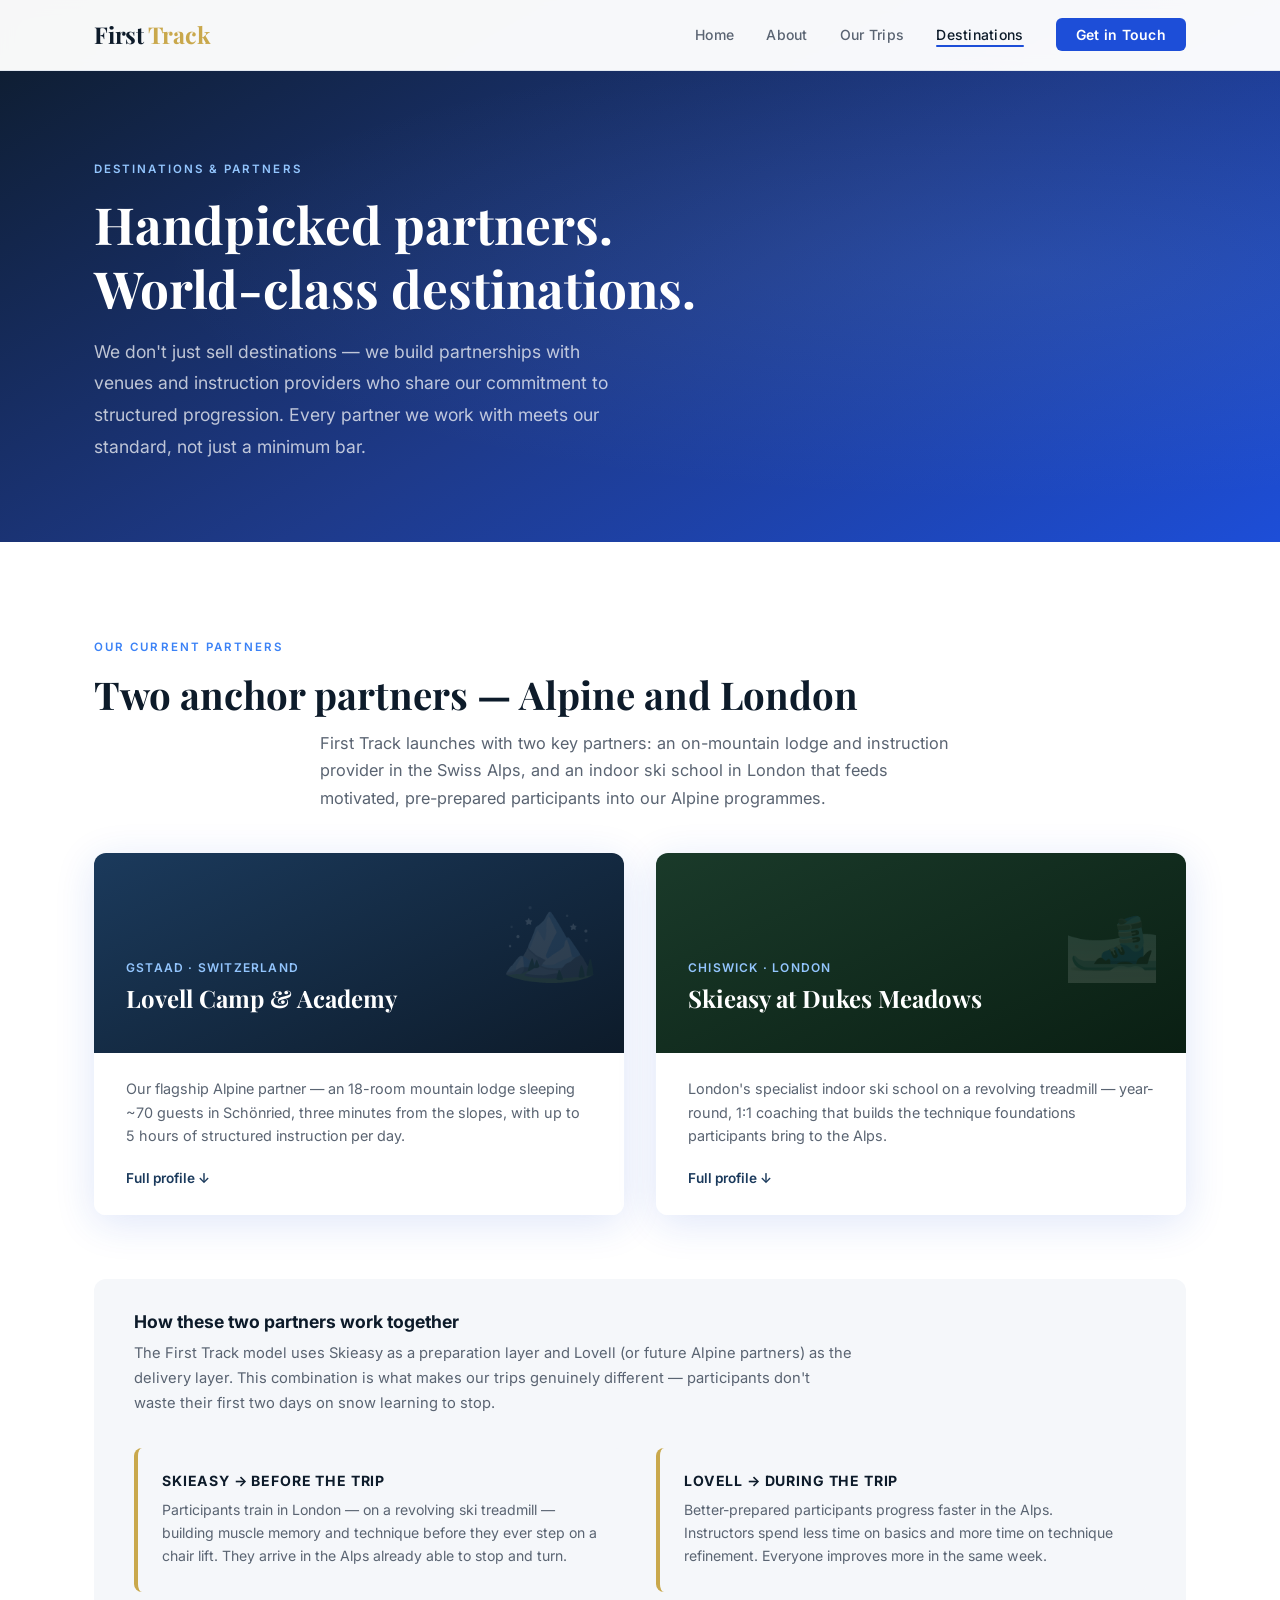
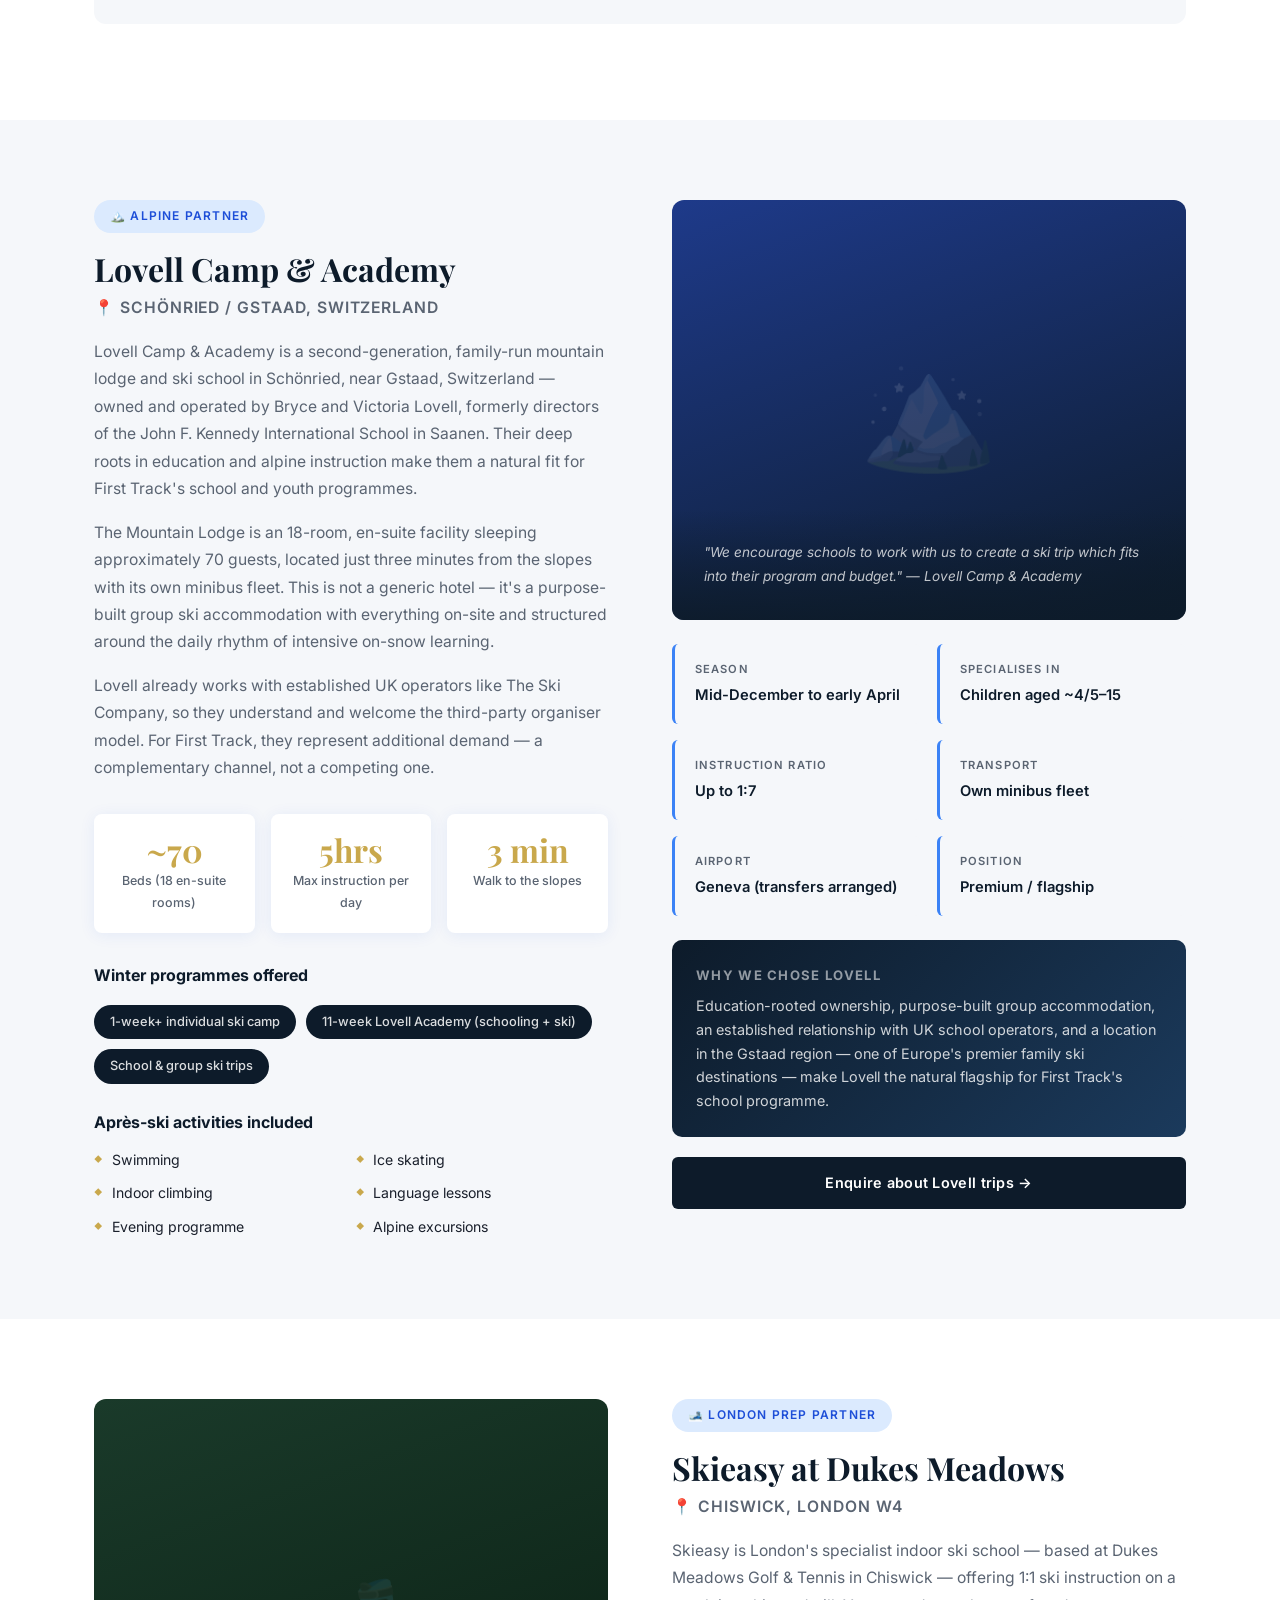
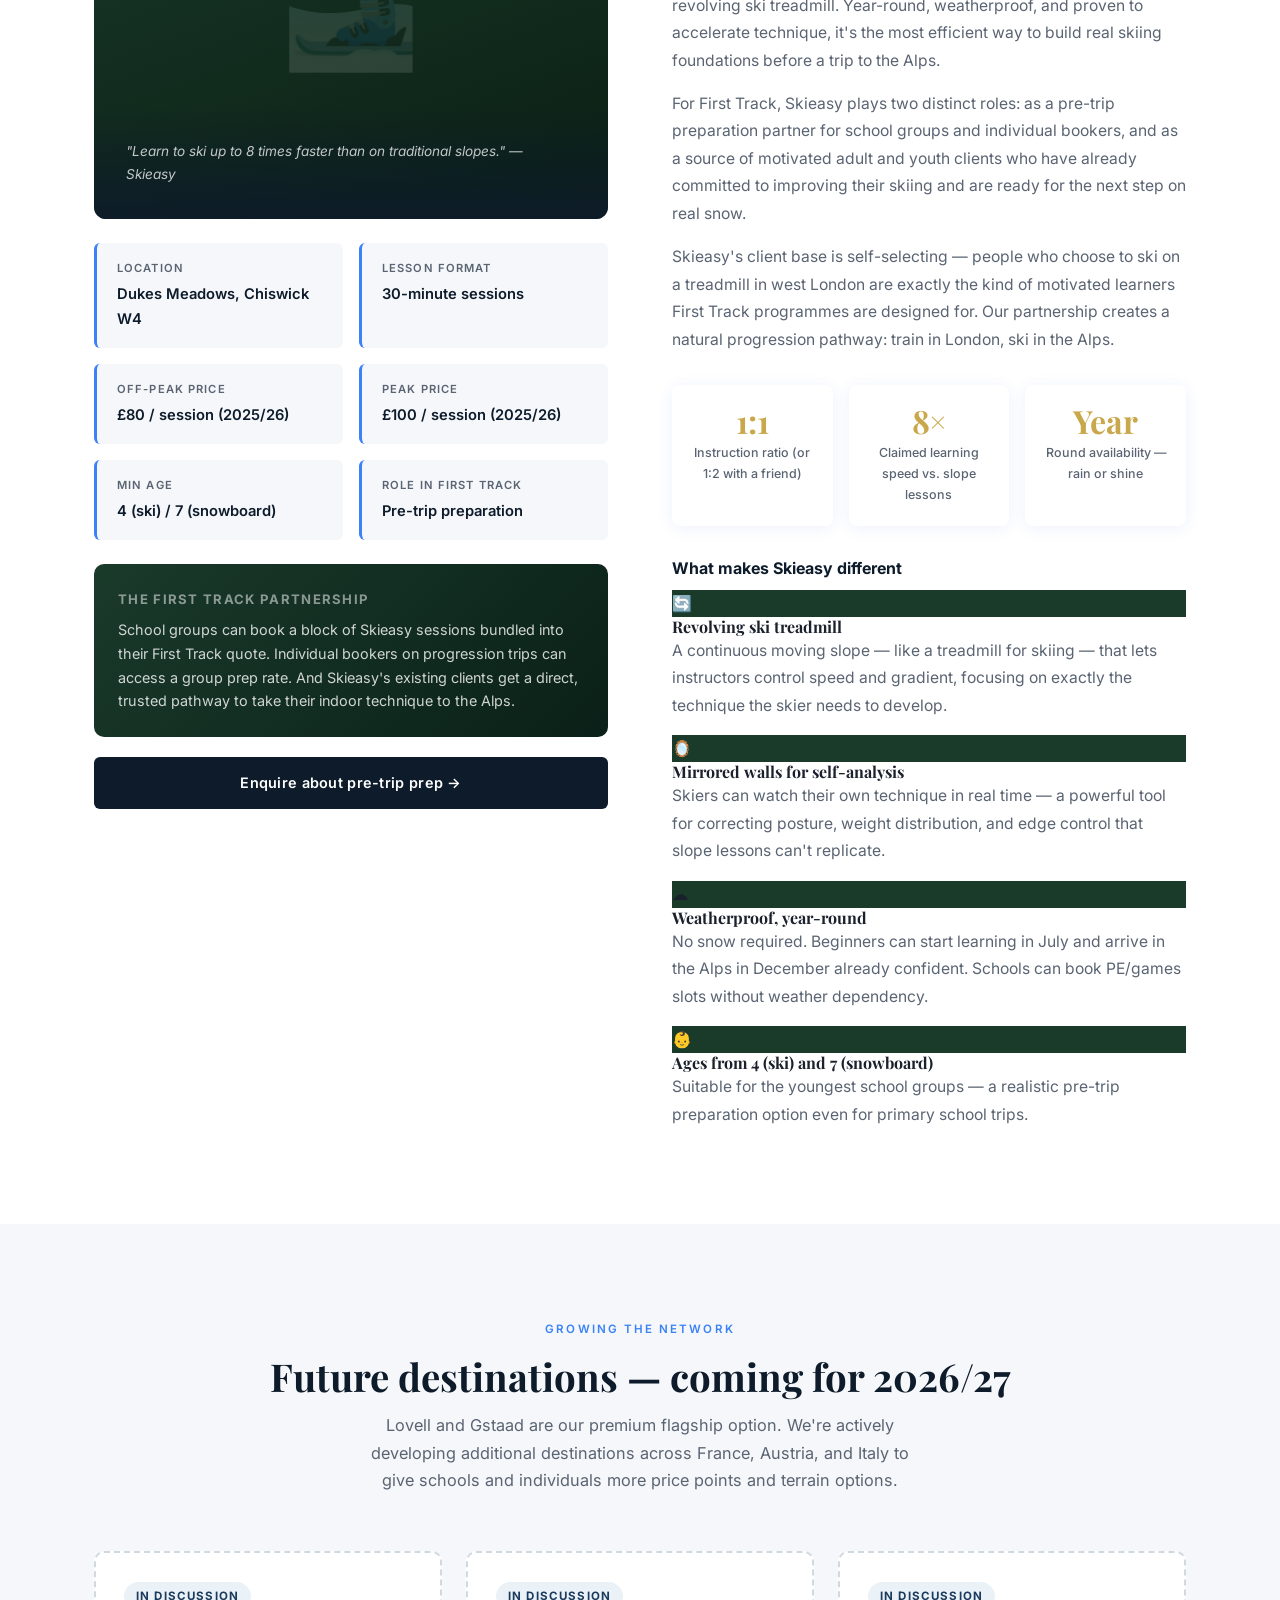
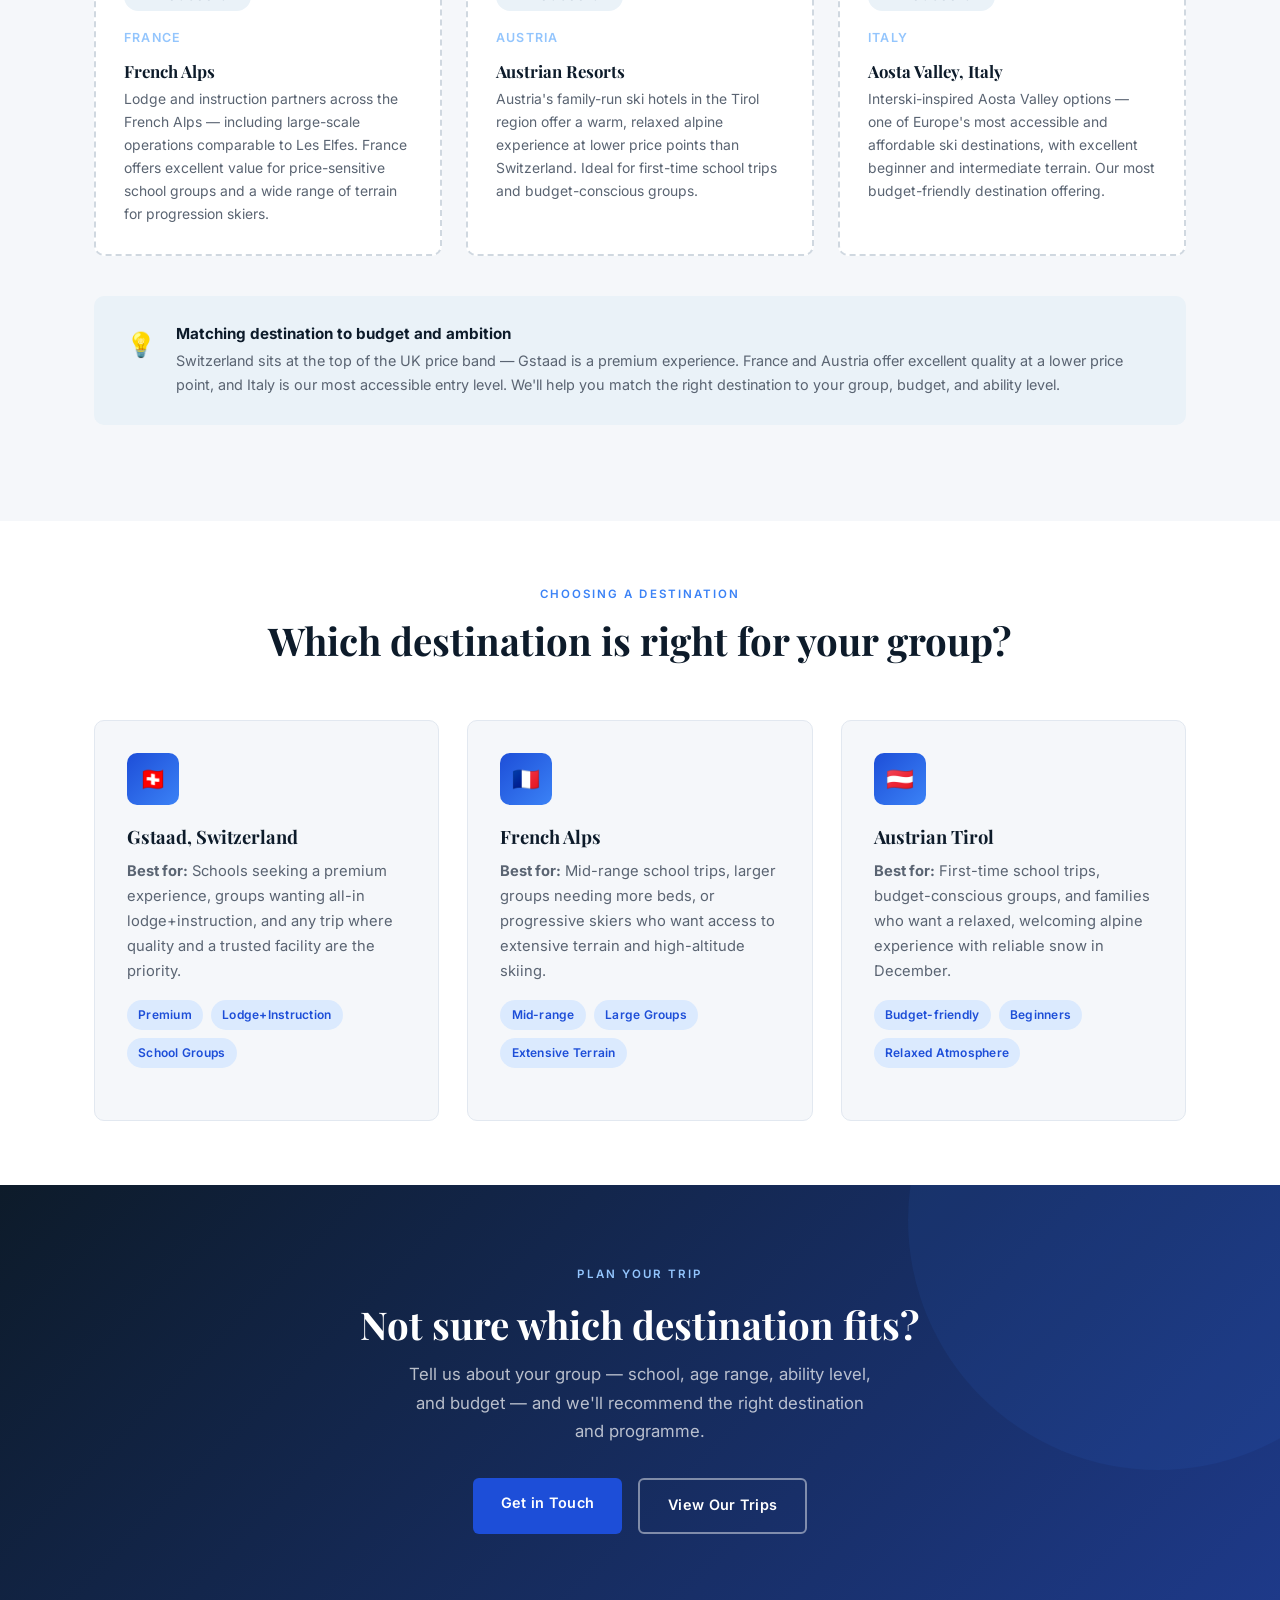
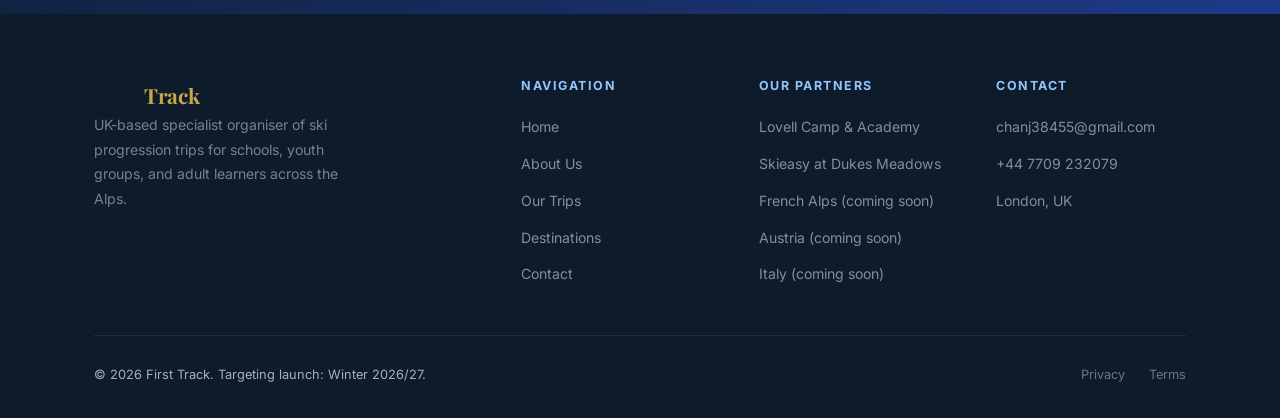
<file: destinations.html>
<!DOCTYPE html>
<html lang="en">
<head>
  <meta charset="UTF-8" />
  <meta name="viewport" content="width=device-width, initial-scale=1.0" />
  <title>Destinations &amp; Partners — First Track Ski Progression</title>
  <meta name="description" content="First Track's handpicked Alpine partners: Lovell Camp & Academy in Gstaad, Switzerland, and Skieasy in Chiswick, London — plus upcoming destinations across France, Austria, and Italy." />
  <link rel="stylesheet" href="css/style.css" />
  <style>
    /* Destinations-specific styles */
    .partner-intro-grid {
      display: grid;
      grid-template-columns: 1fr 1fr;
      gap: 2rem;
      margin-bottom: 4rem;
    }

    .partner-overview-card {
      border-radius: 12px;
      overflow: hidden;
      box-shadow: var(--shadow-lg);
      display: flex;
      flex-direction: column;
      cursor: pointer;
      transition: transform 0.25s, box-shadow 0.25s;
      text-decoration: none;
    }

    .partner-overview-card:hover {
      transform: translateY(-4px);
      box-shadow: 0 16px 56px rgba(13,27,42,0.18);
    }

    .partner-card-header {
      padding: 2.5rem 2rem;
      position: relative;
      overflow: hidden;
      min-height: 200px;
      display: flex;
      flex-direction: column;
      justify-content: flex-end;
    }

    .partner-card-header.lovell {
      background: linear-gradient(155deg, #1b3a5c 0%, #0d1b2a 100%);
    }

    .partner-card-header.skieasy {
      background: linear-gradient(155deg, #1a3a2a 0%, #0a1f13 100%);
    }

    .partner-card-bg-icon {
      position: absolute;
      top: 1rem;
      right: 1.5rem;
      font-size: 5rem;
      opacity: 0.12;
    }

    .partner-card-header .destination-location { margin-bottom: 0.3rem; }
    .partner-card-header h3 { font-size: 1.5rem; color: var(--white); }

    .partner-card-body {
      background: var(--white);
      padding: 1.5rem 2rem;
      flex: 1;
    }

    .partner-card-body p {
      font-size: 0.9rem;
      color: var(--grey-text);
      line-height: 1.65;
      margin-bottom: 1rem;
    }

    .partner-card-link {
      font-size: 0.85rem;
      font-weight: 600;
      color: var(--navy-mid);
      display: inline-flex;
      align-items: center;
      gap: 0.35rem;
    }

    /* How each partner fits */
    .role-grid {
      display: grid;
      grid-template-columns: 1fr 1fr;
      gap: 2rem;
      margin-top: 2rem;
    }

    .role-card {
      background: var(--grey-light);
      border-radius: 8px;
      padding: 1.5rem;
      border-left: 4px solid var(--gold);
    }

    .role-card h4 {
      font-family: var(--sans);
      font-size: 0.88rem;
      font-weight: 700;
      color: var(--navy);
      margin-bottom: 0.5rem;
      text-transform: uppercase;
      letter-spacing: 0.06em;
    }

    .role-card p {
      font-size: 0.88rem;
      color: var(--grey-text);
      line-height: 1.65;
    }

    /* Future partners */
    .future-grid {
      display: grid;
      grid-template-columns: repeat(3, 1fr);
      gap: 1.5rem;
    }

    .future-card {
      background: var(--white);
      border-radius: 10px;
      overflow: hidden;
      border: 2px dashed #d0d8e0;
      padding: 1.75rem;
      position: relative;
    }

    .future-badge {
      display: inline-block;
      background: var(--ice);
      color: var(--navy-mid);
      font-size: 0.72rem;
      font-weight: 700;
      letter-spacing: 0.1em;
      text-transform: uppercase;
      padding: 0.3rem 0.75rem;
      border-radius: 20px;
      margin-bottom: 1rem;
    }

    .future-card h3 { font-size: 1.05rem; color: var(--navy); margin-bottom: 0.4rem; }
    .future-card .destination-location { margin-bottom: 0.75rem; font-size: 0.78rem; }
    .future-card p { font-size: 0.87rem; color: var(--grey-text); line-height: 1.65; }

    /* Partner detail deep-dive */
    .partner-facts-extended {
      display: grid;
      grid-template-columns: repeat(3, 1fr);
      gap: 1rem;
      margin-top: 2rem;
    }

    .stat-box {
      background: var(--white);
      border-radius: 8px;
      padding: 1.25rem;
      text-align: center;
      box-shadow: var(--shadow);
    }

    .stat-box-num {
      font-family: var(--serif);
      font-size: 2rem;
      font-weight: 700;
      color: var(--gold);
      line-height: 1;
      margin-bottom: 0.3rem;
    }

    .stat-box-label {
      font-size: 0.78rem;
      color: var(--grey-text);
      font-weight: 500;
    }

    /* Programme pills */
    .programme-pills {
      display: flex;
      flex-wrap: wrap;
      gap: 0.6rem;
      margin-top: 1.25rem;
    }

    .programme-pill {
      background: var(--navy);
      color: rgba(255,255,255,0.85);
      font-size: 0.8rem;
      font-weight: 500;
      padding: 0.4rem 1rem;
      border-radius: 20px;
    }

    /* Activities list */
    .activities-grid {
      display: grid;
      grid-template-columns: 1fr 1fr;
      gap: 0.6rem;
      margin-top: 1rem;
    }

    .activity-item {
      display: flex;
      align-items: center;
      gap: 0.6rem;
      font-size: 0.88rem;
      color: var(--text);
    }

    .activity-item::before {
      content: '◆';
      color: var(--gold);
      font-size: 0.5rem;
      flex-shrink: 0;
    }

    @media (max-width: 768px) {
      .partner-intro-grid { grid-template-columns: 1fr; }
      .role-grid { grid-template-columns: 1fr; }
      .future-grid { grid-template-columns: 1fr; }
      .partner-facts-extended { grid-template-columns: repeat(2, 1fr); }
      .activities-grid { grid-template-columns: 1fr; }
    }
  </style>
</head>
<body>

  <!-- ==================== NAVIGATION ==================== -->
  <nav class="site-nav">
    <div class="nav-inner">
      <a href="index.html" class="nav-logo">First <span>Track</span></a>
      <ul class="nav-links">
        <li><a href="index.html">Home</a></li>
        <li><a href="about.html">About</a></li>
        <li><a href="trips.html">Our Trips</a></li>
        <li><a href="destinations.html" class="active">Destinations</a></li>
        <li><a href="contact.html" class="nav-cta">Get in Touch</a></li>
      </ul>
      <button class="nav-hamburger" onclick="toggleMobileNav()" aria-label="Toggle menu">
        <span></span><span></span><span></span>
      </button>
    </div>
    <div class="nav-mobile" id="mobileNav">
      <a href="index.html">Home</a>
      <a href="about.html">About</a>
      <a href="trips.html">Our Trips</a>
      <a href="destinations.html" class="active">Destinations</a>
      <a href="contact.html">Get in Touch</a>
    </div>
  </nav>

  <!-- ==================== PAGE HERO ==================== -->
  <div class="page-hero">
    <div class="page-hero-inner">
      <span class="section-label">Destinations &amp; Partners</span>
      <h1>Handpicked partners. World-class destinations.</h1>
      <p>We don't just sell destinations — we build partnerships with venues and instruction providers who share our commitment to structured progression. Every partner we work with meets our standard, not just a minimum bar.</p>
    </div>
  </div>

  <!-- ==================== PARTNER OVERVIEW ==================== -->
  <section class="intro-section">
    <div class="container">
      <div class="section-header" style="text-align: left; margin-bottom: 2.5rem;">
        <span class="section-label">Our Current Partners</span>
        <h2>Two anchor partners — Alpine and London</h2>
        <p style="max-width: 640px;">First Track launches with two key partners: an on-mountain lodge and instruction provider in the Swiss Alps, and an indoor ski school in London that feeds motivated, pre-prepared participants into our Alpine programmes.</p>
      </div>

      <div class="partner-intro-grid">
        <a href="#lovell" class="partner-overview-card">
          <div class="partner-card-header lovell">
            <span class="partner-card-bg-icon">🏔️</span>
            <div class="destination-location">Gstaad · Switzerland</div>
            <h3>Lovell Camp &amp; Academy</h3>
          </div>
          <div class="partner-card-body">
            <p>Our flagship Alpine partner — an 18-room mountain lodge sleeping ~70 guests in Schönried, three minutes from the slopes, with up to 5 hours of structured instruction per day.</p>
            <span class="partner-card-link">Full profile ↓</span>
          </div>
        </a>
        <a href="#skieasy" class="partner-overview-card">
          <div class="partner-card-header skieasy">
            <span class="partner-card-bg-icon">🎿</span>
            <div class="destination-location">Chiswick · London</div>
            <h3>Skieasy at Dukes Meadows</h3>
          </div>
          <div class="partner-card-body">
            <p>London's specialist indoor ski school on a revolving treadmill — year-round, 1:1 coaching that builds the technique foundations participants bring to the Alps.</p>
            <span class="partner-card-link">Full profile ↓</span>
          </div>
        </a>
      </div>

      <!-- How they fit together -->
      <div style="background: var(--grey-light); border-radius: 12px; padding: 2rem 2.5rem;">
        <h3 style="font-size: 1.1rem; color: var(--navy); margin-bottom: 0.5rem; font-family: var(--sans); font-weight: 700;">How these two partners work together</h3>
        <p style="color: var(--grey-text); font-size: 0.92rem; margin-bottom: 1.5rem; max-width: 720px;">The First Track model uses Skieasy as a preparation layer and Lovell (or future Alpine partners) as the delivery layer. This combination is what makes our trips genuinely different — participants don't waste their first two days on snow learning to stop.</p>
        <div class="role-grid">
          <div class="role-card">
            <h4>Skieasy → Before the trip</h4>
            <p>Participants train in London — on a revolving ski treadmill — building muscle memory and technique before they ever step on a chair lift. They arrive in the Alps already able to stop and turn.</p>
          </div>
          <div class="role-card">
            <h4>Lovell → During the trip</h4>
            <p>Better-prepared participants progress faster in the Alps. Instructors spend less time on basics and more time on technique refinement. Everyone improves more in the same week.</p>
          </div>
        </div>
      </div>
    </div>
  </section>

  <!-- ==================== LOVELL CAMP ==================== -->
  <section class="partner-section" id="lovell" style="scroll-margin-top: 80px;">
    <div class="container">
      <div class="partner-grid">
        <div class="partner-info">
          <div class="partner-badge">🏔️ Alpine Partner</div>
          <h2>Lovell Camp &amp; Academy</h2>
          <p class="partner-location">📍 Schönried / Gstaad, Switzerland</p>
          <p>
            Lovell Camp &amp; Academy is a second-generation, family-run mountain lodge and ski school in Schönried, near Gstaad, Switzerland — owned and operated by Bryce and Victoria Lovell, formerly directors of the John F. Kennedy International School in Saanen. Their deep roots in education and alpine instruction make them a natural fit for First Track's school and youth programmes.
          </p>
          <p>
            The Mountain Lodge is an 18-room, en-suite facility sleeping approximately 70 guests, located just three minutes from the slopes with its own minibus fleet. This is not a generic hotel — it's a purpose-built group ski accommodation with everything on-site and structured around the daily rhythm of intensive on-snow learning.
          </p>
          <p>
            Lovell already works with established UK operators like The Ski Company, so they understand and welcome the third-party organiser model. For First Track, they represent additional demand — a complementary channel, not a competing one.
          </p>

          <div class="partner-facts-extended">
            <div class="stat-box">
              <div class="stat-box-num">~70</div>
              <div class="stat-box-label">Beds (18 en-suite rooms)</div>
            </div>
            <div class="stat-box">
              <div class="stat-box-num">5hrs</div>
              <div class="stat-box-label">Max instruction per day</div>
            </div>
            <div class="stat-box">
              <div class="stat-box-num">3 min</div>
              <div class="stat-box-label">Walk to the slopes</div>
            </div>
          </div>

          <h3 style="font-size: 1rem; color: var(--navy); margin-top: 2rem; margin-bottom: 0.5rem; font-family: var(--sans); font-weight: 700;">Winter programmes offered</h3>
          <div class="programme-pills">
            <span class="programme-pill">1-week+ individual ski camp</span>
            <span class="programme-pill">11-week Lovell Academy (schooling + ski)</span>
            <span class="programme-pill">School &amp; group ski trips</span>
          </div>

          <h3 style="font-size: 1rem; color: var(--navy); margin-top: 1.75rem; margin-bottom: 0.5rem; font-family: var(--sans); font-weight: 700;">Après-ski activities included</h3>
          <div class="activities-grid">
            <div class="activity-item">Swimming</div>
            <div class="activity-item">Ice skating</div>
            <div class="activity-item">Indoor climbing</div>
            <div class="activity-item">Language lessons</div>
            <div class="activity-item">Evening programme</div>
            <div class="activity-item">Alpine excursions</div>
          </div>
        </div>

        <div>
          <div class="partner-visual lovell">
            <div class="partner-visual-overlay">🏔️</div>
            <div class="partner-visual-caption">
              <p>"We encourage schools to work with us to create a ski trip which fits into their program and budget." — Lovell Camp &amp; Academy</p>
            </div>
          </div>

          <div style="margin-top: 1.5rem;">
            <div class="partner-facts">
              <div class="partner-fact">
                <div class="partner-fact-label">Season</div>
                <div class="partner-fact-value">Mid-December to early April</div>
              </div>
              <div class="partner-fact">
                <div class="partner-fact-label">Specialises in</div>
                <div class="partner-fact-value">Children aged ~4/5–15</div>
              </div>
              <div class="partner-fact">
                <div class="partner-fact-label">Instruction ratio</div>
                <div class="partner-fact-value">Up to 1:7</div>
              </div>
              <div class="partner-fact">
                <div class="partner-fact-label">Transport</div>
                <div class="partner-fact-value">Own minibus fleet</div>
              </div>
              <div class="partner-fact">
                <div class="partner-fact-label">Airport</div>
                <div class="partner-fact-value">Geneva (transfers arranged)</div>
              </div>
              <div class="partner-fact">
                <div class="partner-fact-label">Position</div>
                <div class="partner-fact-value">Premium / flagship</div>
              </div>
            </div>

            <div style="margin-top: 1.5rem; background: linear-gradient(135deg, var(--navy), var(--navy-mid)); border-radius: 10px; padding: 1.5rem;">
              <p style="font-size: 0.82rem; color: rgba(255,255,255,0.55); text-transform: uppercase; letter-spacing: 0.1em; font-weight: 700; margin-bottom: 0.5rem;">Why we chose Lovell</p>
              <p style="font-size: 0.9rem; color: rgba(255,255,255,0.8); line-height: 1.65; margin-bottom: 0;">Education-rooted ownership, purpose-built group accommodation, an established relationship with UK school operators, and a location in the Gstaad region — one of Europe's premier family ski destinations — make Lovell the natural flagship for First Track's school programme.</p>
            </div>

            <a href="contact.html" class="btn btn-navy" style="margin-top: 1.25rem; display: block; text-align: center;">Enquire about Lovell trips →</a>
          </div>
        </div>
      </div>
    </div>
  </section>

  <!-- ==================== SKIEASY ==================== -->
  <section class="partner-section" id="skieasy" style="scroll-margin-top: 80px;">
    <div class="container">
      <div class="partner-grid reverse">
        <div class="partner-info">
          <div class="partner-badge">🎿 London Prep Partner</div>
          <h2>Skieasy at Dukes Meadows</h2>
          <p class="partner-location">📍 Chiswick, London W4</p>
          <p>
            Skieasy is London's specialist indoor ski school — based at Dukes Meadows Golf &amp; Tennis in Chiswick — offering 1:1 ski instruction on a revolving ski treadmill. Year-round, weatherproof, and proven to accelerate technique, it's the most efficient way to build real skiing foundations before a trip to the Alps.
          </p>
          <p>
            For First Track, Skieasy plays two distinct roles: as a pre-trip preparation partner for school groups and individual bookers, and as a source of motivated adult and youth clients who have already committed to improving their skiing and are ready for the next step on real snow.
          </p>
          <p>
            Skieasy's client base is self-selecting — people who choose to ski on a treadmill in west London are exactly the kind of motivated learners First Track programmes are designed for. Our partnership creates a natural progression pathway: train in London, ski in the Alps.
          </p>

          <div class="partner-facts-extended">
            <div class="stat-box">
              <div class="stat-box-num">1:1</div>
              <div class="stat-box-label">Instruction ratio (or 1:2 with a friend)</div>
            </div>
            <div class="stat-box">
              <div class="stat-box-num">8×</div>
              <div class="stat-box-label">Claimed learning speed vs. slope lessons</div>
            </div>
            <div class="stat-box">
              <div class="stat-box-num">Year</div>
              <div class="stat-box-label">Round availability — rain or shine</div>
            </div>
          </div>

          <h3 style="font-size: 1rem; color: var(--navy); margin-top: 2rem; margin-bottom: 0.75rem; font-family: var(--sans); font-weight: 700;">What makes Skieasy different</h3>
          <div class="included-list" style="display: flex; flex-direction: column; gap: 0;">
            <div class="included-item">
              <div class="included-icon green" style="background: #1a3a2a;">🔄</div>
              <div class="included-text">
                <h4>Revolving ski treadmill</h4>
                <p>A continuous moving slope — like a treadmill for skiing — that lets instructors control speed and gradient, focusing on exactly the technique the skier needs to develop.</p>
              </div>
            </div>
            <div class="included-item">
              <div class="included-icon green" style="background: #1a3a2a;">🪞</div>
              <div class="included-text">
                <h4>Mirrored walls for self-analysis</h4>
                <p>Skiers can watch their own technique in real time — a powerful tool for correcting posture, weight distribution, and edge control that slope lessons can't replicate.</p>
              </div>
            </div>
            <div class="included-item">
              <div class="included-icon green" style="background: #1a3a2a;">☁️</div>
              <div class="included-text">
                <h4>Weatherproof, year-round</h4>
                <p>No snow required. Beginners can start learning in July and arrive in the Alps in December already confident. Schools can book PE/games slots without weather dependency.</p>
              </div>
            </div>
            <div class="included-item">
              <div class="included-icon green" style="background: #1a3a2a;">👶</div>
              <div class="included-text">
                <h4>Ages from 4 (ski) and 7 (snowboard)</h4>
                <p>Suitable for the youngest school groups — a realistic pre-trip preparation option even for primary school trips.</p>
              </div>
            </div>
          </div>
        </div>

        <div>
          <div class="partner-visual skieasy">
            <div class="partner-visual-overlay">🎿</div>
            <div class="partner-visual-caption">
              <p>"Learn to ski up to 8 times faster than on traditional slopes." — Skieasy</p>
            </div>
          </div>

          <div style="margin-top: 1.5rem;">
            <div class="partner-facts">
              <div class="partner-fact">
                <div class="partner-fact-label">Location</div>
                <div class="partner-fact-value">Dukes Meadows, Chiswick W4</div>
              </div>
              <div class="partner-fact">
                <div class="partner-fact-label">Lesson format</div>
                <div class="partner-fact-value">30-minute sessions</div>
              </div>
              <div class="partner-fact">
                <div class="partner-fact-label">Off-peak price</div>
                <div class="partner-fact-value">£80 / session (2025/26)</div>
              </div>
              <div class="partner-fact">
                <div class="partner-fact-label">Peak price</div>
                <div class="partner-fact-value">£100 / session (2025/26)</div>
              </div>
              <div class="partner-fact">
                <div class="partner-fact-label">Min age</div>
                <div class="partner-fact-value">4 (ski) / 7 (snowboard)</div>
              </div>
              <div class="partner-fact">
                <div class="partner-fact-label">Role in First Track</div>
                <div class="partner-fact-value">Pre-trip preparation</div>
              </div>
            </div>

            <div style="margin-top: 1.5rem; background: linear-gradient(135deg, #1a3a2a, #0a2018); border-radius: 10px; padding: 1.5rem;">
              <p style="font-size: 0.82rem; color: rgba(255,255,255,0.5); text-transform: uppercase; letter-spacing: 0.1em; font-weight: 700; margin-bottom: 0.5rem;">The First Track partnership</p>
              <p style="font-size: 0.9rem; color: rgba(255,255,255,0.8); line-height: 1.65; margin-bottom: 0;">School groups can book a block of Skieasy sessions bundled into their First Track quote. Individual bookers on progression trips can access a group prep rate. And Skieasy's existing clients get a direct, trusted pathway to take their indoor technique to the Alps.</p>
            </div>

            <a href="contact.html" class="btn btn-navy" style="margin-top: 1.25rem; display: block; text-align: center;">Enquire about pre-trip prep →</a>
          </div>
        </div>
      </div>
    </div>
  </section>

  <!-- ==================== FUTURE PARTNERS ==================== -->
  <section class="cards-section">
    <div class="container">
      <div class="section-header">
        <span class="section-label">Growing the Network</span>
        <h2>Future destinations — coming for 2026/27</h2>
        <p>Lovell and Gstaad are our premium flagship option. We're actively developing additional destinations across France, Austria, and Italy to give schools and individuals more price points and terrain options.</p>
      </div>
      <div class="future-grid">
        <div class="future-card">
          <span class="future-badge">In discussion</span>
          <div class="destination-location">France</div>
          <h3>French Alps</h3>
          <p>Lodge and instruction partners across the French Alps — including large-scale operations comparable to Les Elfes. France offers excellent value for price-sensitive school groups and a wide range of terrain for progression skiers.</p>
        </div>
        <div class="future-card">
          <span class="future-badge">In discussion</span>
          <div class="destination-location">Austria</div>
          <h3>Austrian Resorts</h3>
          <p>Austria's family-run ski hotels in the Tirol region offer a warm, relaxed alpine experience at lower price points than Switzerland. Ideal for first-time school trips and budget-conscious groups.</p>
        </div>
        <div class="future-card">
          <span class="future-badge">In discussion</span>
          <div class="destination-location">Italy</div>
          <h3>Aosta Valley, Italy</h3>
          <p>Interski-inspired Aosta Valley options — one of Europe's most accessible and affordable ski destinations, with excellent beginner and intermediate terrain. Our most budget-friendly destination offering.</p>
        </div>
      </div>

      <div style="margin-top: 2.5rem; background: var(--ice); border-radius: 10px; padding: 1.75rem 2rem; display: flex; align-items: flex-start; gap: 1.25rem;">
        <div style="font-size: 1.5rem; flex-shrink: 0; margin-top: 0.1rem;">💡</div>
        <div>
          <h4 style="font-size: 0.95rem; color: var(--navy); margin-bottom: 0.4rem; font-family: var(--sans); font-weight: 700;">Matching destination to budget and ambition</h4>
          <p style="font-size: 0.9rem; color: var(--grey-text); line-height: 1.65; margin: 0;">Switzerland sits at the top of the UK price band — Gstaad is a premium experience. France and Austria offer excellent quality at a lower price point, and Italy is our most accessible entry level. We'll help you match the right destination to your group, budget, and ability level.</p>
        </div>
      </div>
    </div>
  </section>

  <!-- ==================== DESTINATION SELECTOR ==================== -->
  <section class="cards-section white-bg tight">
    <div class="container">
      <div class="section-header">
        <span class="section-label">Choosing a destination</span>
        <h2>Which destination is right for your group?</h2>
      </div>
      <div class="cards-grid">
        <div class="card">
          <div class="card-icon">🇨🇭</div>
          <h3>Gstaad, Switzerland</h3>
          <p><strong>Best for:</strong> Schools seeking a premium experience, groups wanting all-in lodge+instruction, and any trip where quality and a trusted facility are the priority.</p>
          <div class="destination-tags" style="margin-top: 1rem;">
            <span class="tag">Premium</span>
            <span class="tag">Lodge+Instruction</span>
            <span class="tag">School Groups</span>
          </div>
        </div>
        <div class="card">
          <div class="card-icon">🇫🇷</div>
          <h3>French Alps</h3>
          <p><strong>Best for:</strong> Mid-range school trips, larger groups needing more beds, or progressive skiers who want access to extensive terrain and high-altitude skiing.</p>
          <div class="destination-tags" style="margin-top: 1rem;">
            <span class="tag">Mid-range</span>
            <span class="tag">Large Groups</span>
            <span class="tag">Extensive Terrain</span>
          </div>
        </div>
        <div class="card">
          <div class="card-icon">🇦🇹</div>
          <h3>Austrian Tirol</h3>
          <p><strong>Best for:</strong> First-time school trips, budget-conscious groups, and families who want a relaxed, welcoming alpine experience with reliable snow in December.</p>
          <div class="destination-tags" style="margin-top: 1rem;">
            <span class="tag">Budget-friendly</span>
            <span class="tag">Beginners</span>
            <span class="tag">Relaxed Atmosphere</span>
          </div>
        </div>
      </div>
    </div>
  </section>

  <!-- ==================== CTA ==================== -->
  <section class="cta-banner">
    <div class="container">
      <span class="section-label">Plan Your Trip</span>
      <h2>Not sure which destination fits?</h2>
      <p>Tell us about your group — school, age range, ability level, and budget — and we'll recommend the right destination and programme.</p>
      <div class="cta-actions">
        <a href="contact.html" class="btn btn-primary">Get in Touch</a>
        <a href="trips.html" class="btn btn-outline">View Our Trips</a>
      </div>
    </div>
  </section>

  <!-- ==================== FOOTER ==================== -->
  <footer class="site-footer">
    <div class="container">
      <div class="footer-grid">
        <div class="footer-brand">
          <a href="index.html" class="nav-logo">First <span>Track</span></a>
          <p>UK-based specialist organiser of ski progression trips for schools, youth groups, and adult learners across the Alps.</p>
        </div>
        <div class="footer-col">
          <h4>Navigation</h4>
          <ul>
            <li><a href="index.html">Home</a></li>
            <li><a href="about.html">About Us</a></li>
            <li><a href="trips.html">Our Trips</a></li>
            <li><a href="destinations.html">Destinations</a></li>
            <li><a href="contact.html">Contact</a></li>
          </ul>
        </div>
        <div class="footer-col">
          <h4>Our Partners</h4>
          <ul>
            <li><a href="#lovell">Lovell Camp &amp; Academy</a></li>
            <li><a href="#skieasy">Skieasy at Dukes Meadows</a></li>
            <li><a href="#future">French Alps (coming soon)</a></li>
            <li><a href="#future">Austria (coming soon)</a></li>
            <li><a href="#future">Italy (coming soon)</a></li>
          </ul>
        </div>
        <div class="footer-col">
          <h4>Contact</h4>
          <ul>
            <li><a href="mailto:chanj38455@gmail.com">chanj38455@gmail.com</a></li>
            <li><a href="tel:+447709232079">+44 7709 232079</a></li>
            <li><a href="#">London, UK</a></li>
          </ul>
        </div>
      </div>
      <div class="footer-bottom">
        <p>&copy; 2026 First Track. Targeting launch: Winter 2026/27.</p>
        <div class="footer-legal">
          <a href="#">Privacy</a>
          <a href="#">Terms</a>
        </div>
      </div>
    </div>
  </footer>

  <script>
    function toggleMobileNav() {
      document.getElementById('mobileNav').classList.toggle('open');
    }
  </script>

</body>
</html>
</file>
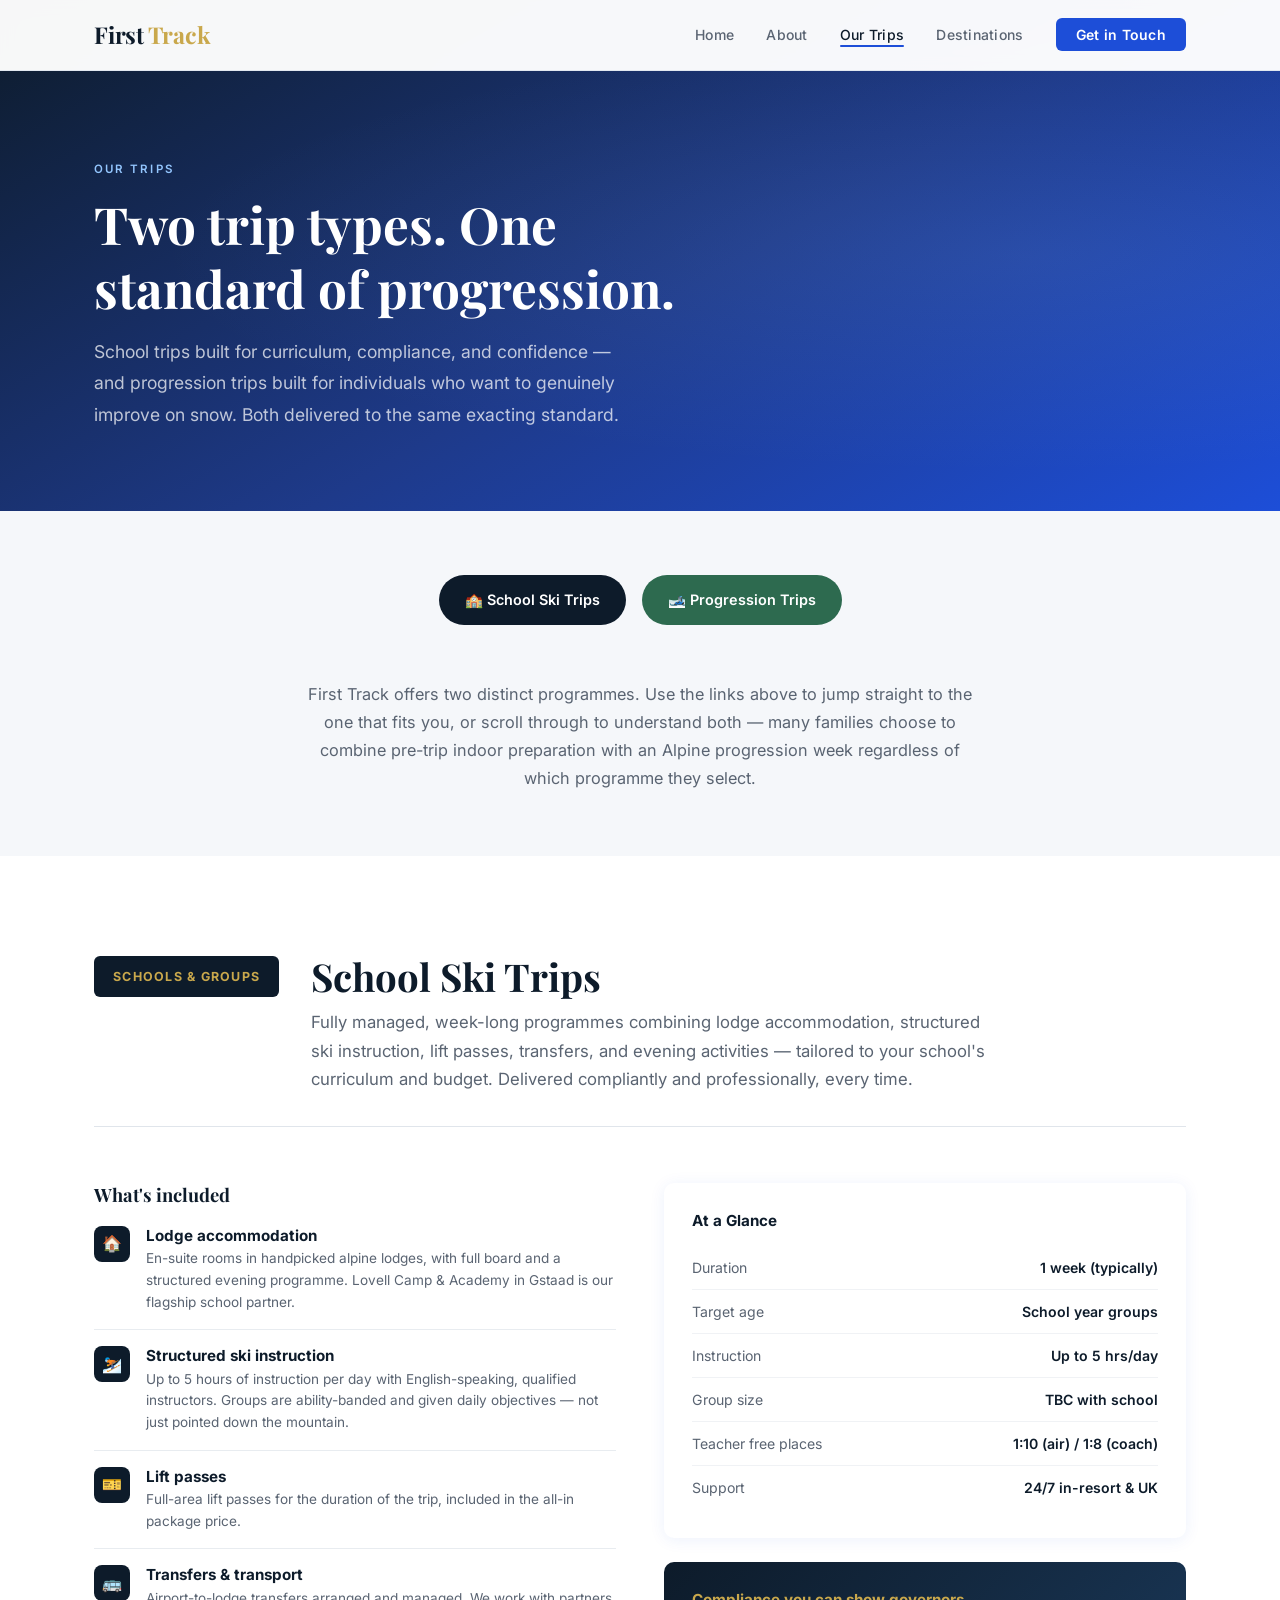
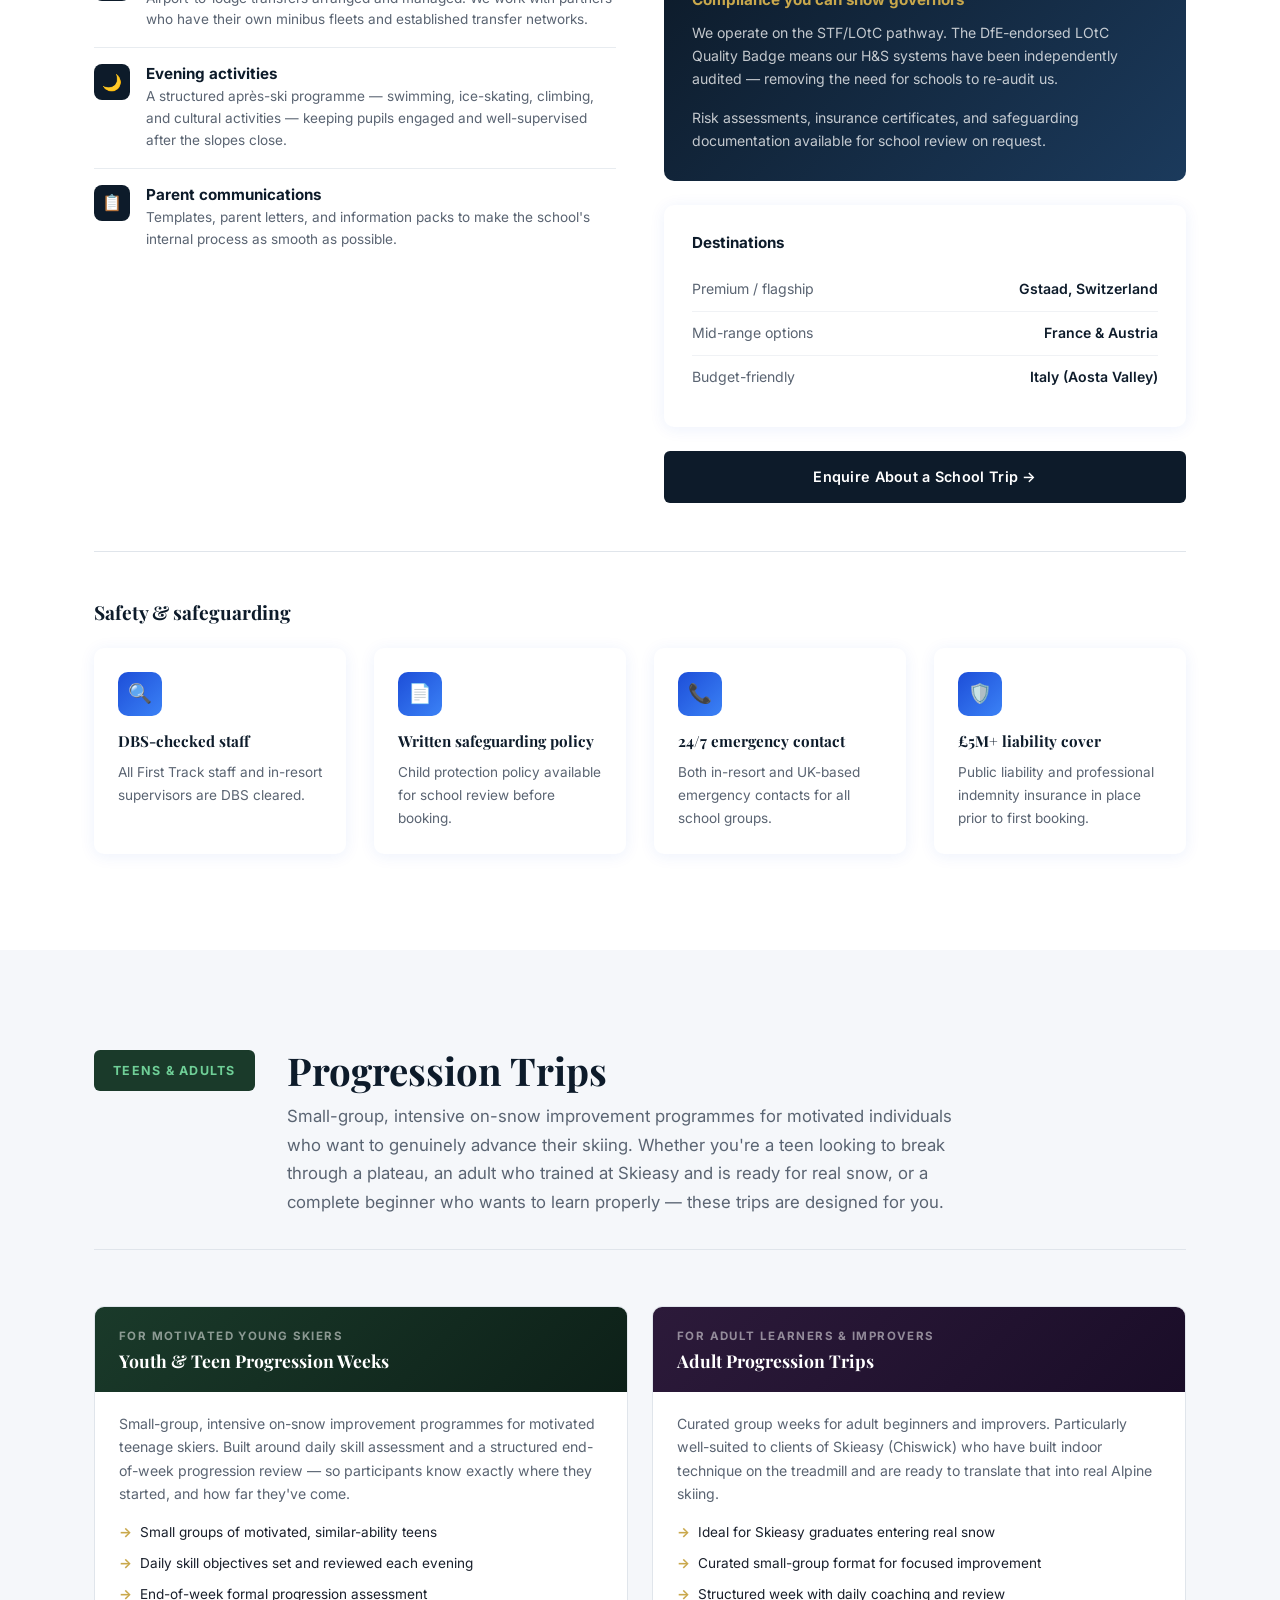
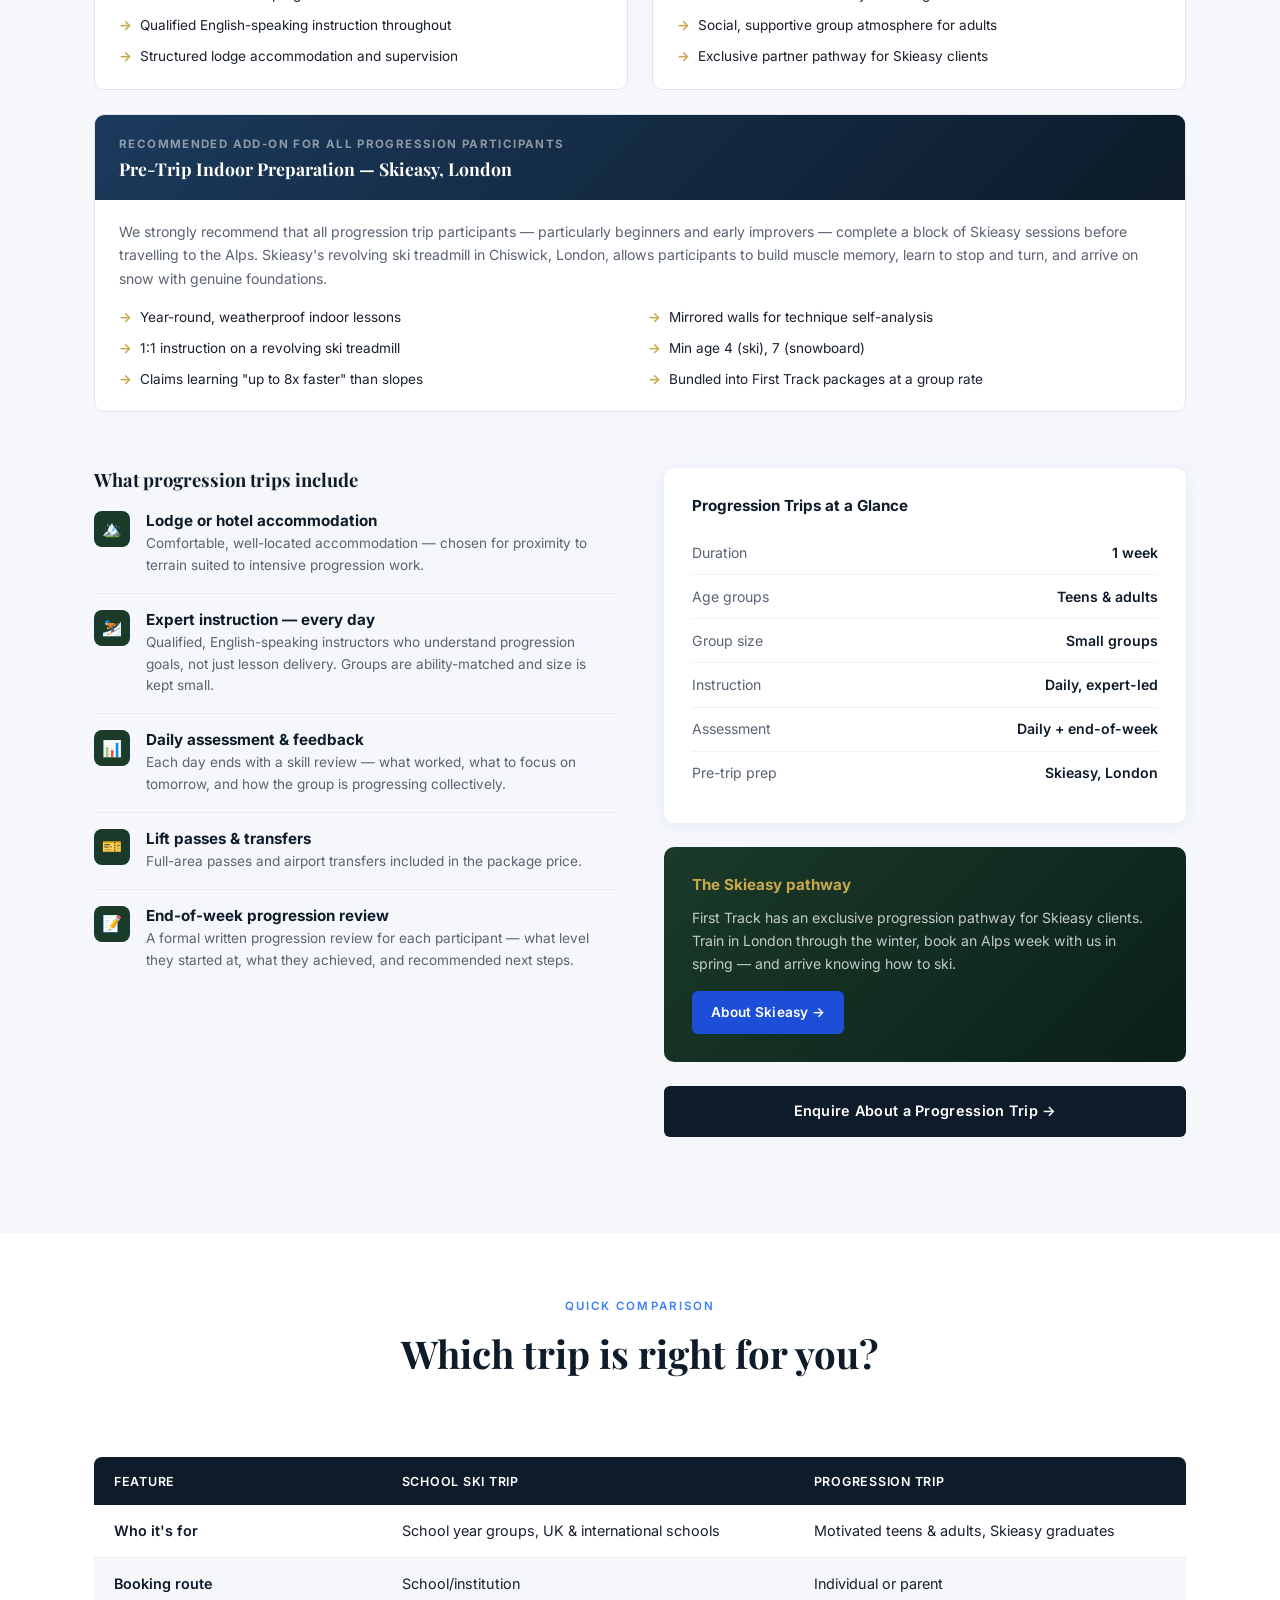
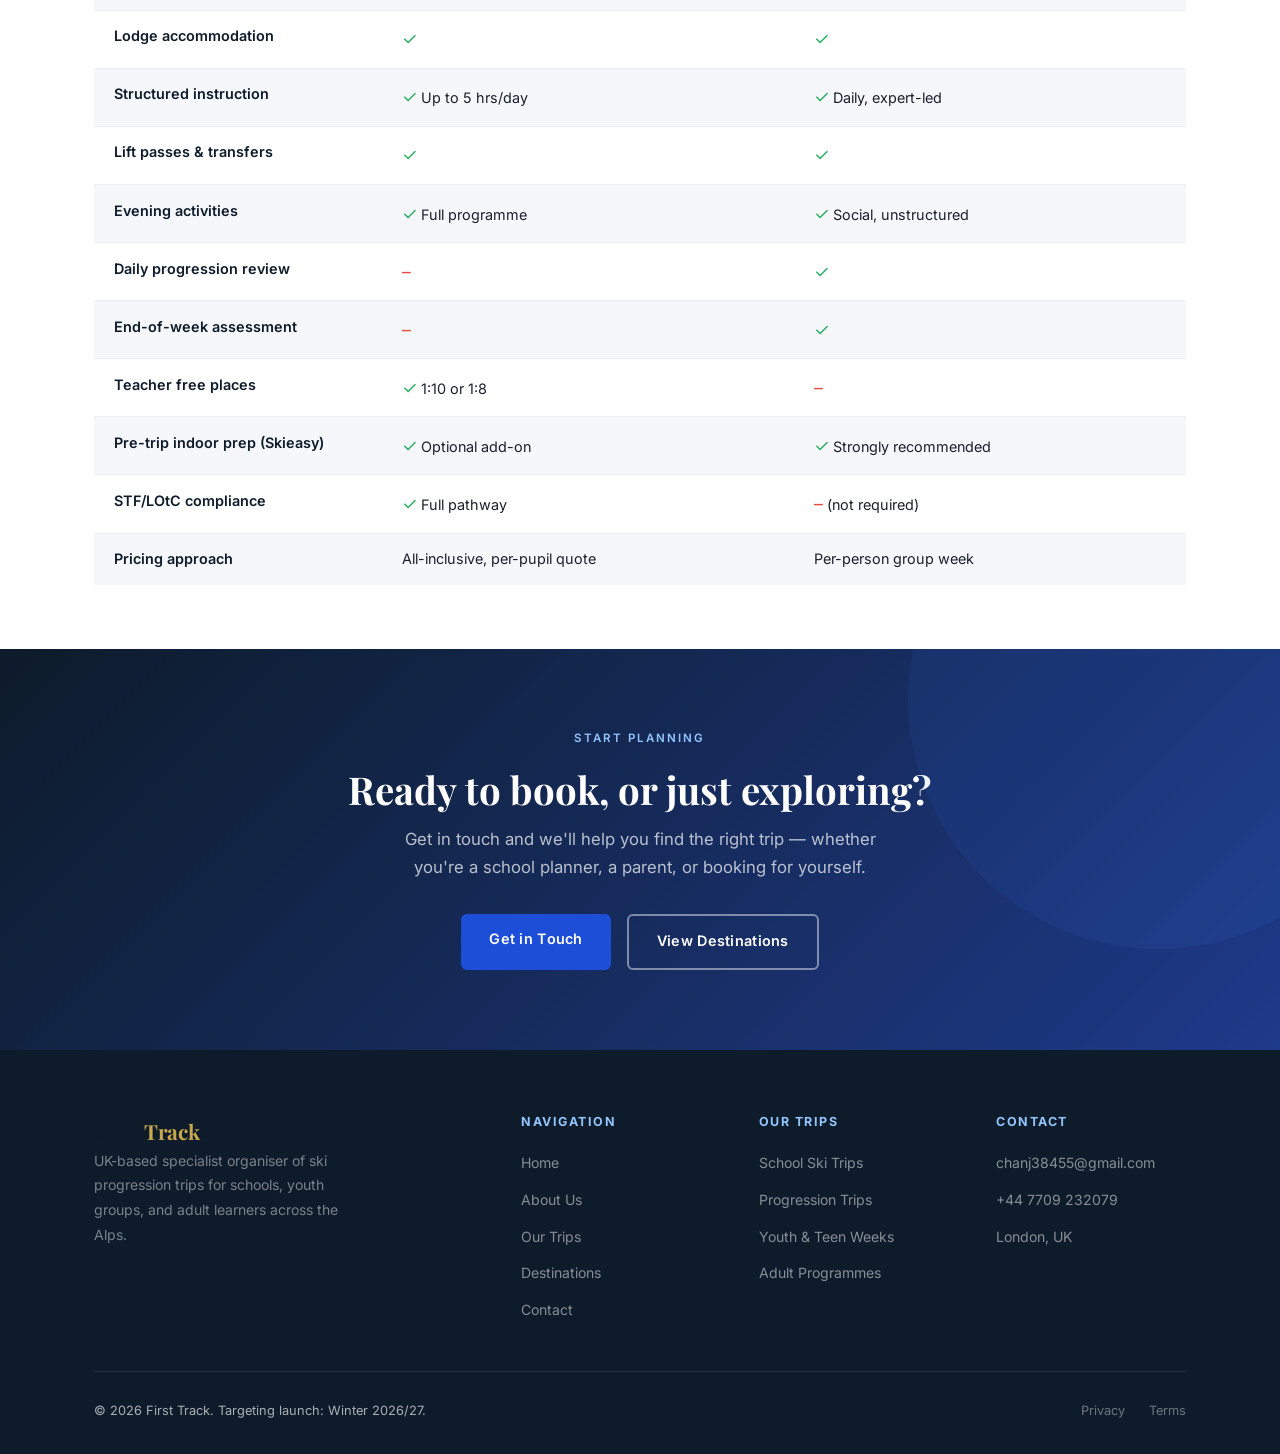
<file: trips.html>
<!DOCTYPE html>
<html lang="en">
<head>
  <meta charset="UTF-8" />
  <meta name="viewport" content="width=device-width, initial-scale=1.0" />
  <title>Our Trips — First Track Ski Progression</title>
  <meta name="description" content="School ski trips and progression trips for teens and adults — fully managed, structured, and expertly delivered across the Alps by First Track." />
  <link rel="stylesheet" href="css/style.css" />
  <style>
    /* Trips-specific styles */
    .trips-overview {
      background: var(--grey-light);
      padding: 64px 0;
    }

    .trips-nav {
      display: flex;
      gap: 1rem;
      justify-content: center;
      margin-bottom: 3.5rem;
      flex-wrap: wrap;
    }

    .trip-tab {
      display: inline-flex;
      align-items: center;
      gap: 0.5rem;
      padding: 0.7rem 1.5rem;
      border-radius: 30px;
      font-size: 0.9rem;
      font-weight: 600;
      cursor: pointer;
      transition: all 0.2s;
      border: 2px solid transparent;
      text-decoration: none;
    }

    .trip-tab.school {
      background: var(--navy);
      color: var(--white);
    }
    .trip-tab.school:hover { background: var(--navy-mid); }

    .trip-tab.progression {
      background: #2d6a4f;
      color: var(--white);
    }
    .trip-tab.progression:hover { background: #1a3a2a; }

    /* Section anchors offset for fixed nav */
    .anchor-offset {
      scroll-margin-top: 90px;
    }

    /* Trip detail section */
    .trip-detail {
      padding: 96px 0;
    }

    .trip-detail.alt { background: var(--grey-light); }

    .trip-detail-header {
      display: flex;
      align-items: flex-start;
      gap: 2rem;
      margin-bottom: 3.5rem;
      padding-bottom: 2rem;
      border-bottom: 1px solid #e0e5eb;
    }

    .trip-detail-badge {
      display: inline-block;
      padding: 0.6rem 1.2rem;
      border-radius: 6px;
      font-size: 0.78rem;
      font-weight: 700;
      letter-spacing: 0.1em;
      text-transform: uppercase;
      flex-shrink: 0;
      margin-top: 0.25rem;
    }

    .badge-school { background: var(--navy); color: var(--gold); }
    .badge-progression { background: #1a3a2a; color: #6fcf97; }
    .badge-teen { background: #1a3a2a; color: #6fcf97; }
    .badge-adult { background: #2c1a3a; color: #bb86fc; }

    .trip-detail-title h2 {
      font-size: clamp(1.8rem, 3vw, 2.5rem);
      color: var(--navy);
      margin-bottom: 0.5rem;
    }

    .trip-detail-title p {
      color: var(--grey-text);
      font-size: 1.05rem;
      max-width: 680px;
      line-height: 1.7;
    }

    /* What's included grid */
    .included-grid {
      display: grid;
      grid-template-columns: 1fr 1fr;
      gap: 3rem;
      align-items: start;
    }

    .included-list {
      display: flex;
      flex-direction: column;
      gap: 0;
    }

    .included-item {
      display: flex;
      align-items: flex-start;
      gap: 1rem;
      padding: 1rem 0;
      border-bottom: 1px solid #e8ecf0;
    }
    .included-item:first-child { padding-top: 0; }
    .included-item:last-child { border-bottom: none; }

    .included-icon {
      width: 36px;
      height: 36px;
      border-radius: 8px;
      background: var(--navy);
      display: flex;
      align-items: center;
      justify-content: center;
      font-size: 1rem;
      flex-shrink: 0;
    }

    .included-icon.green { background: #1a3a2a; }

    .included-text h4 {
      font-size: 0.95rem;
      color: var(--navy);
      margin-bottom: 0.2rem;
      font-family: var(--sans);
    }

    .included-text p {
      font-size: 0.85rem;
      color: var(--grey-text);
      line-height: 1.6;
    }

    .trip-aside {
      display: flex;
      flex-direction: column;
      gap: 1.5rem;
    }

    .aside-card {
      background: var(--white);
      border-radius: 10px;
      padding: 1.75rem;
      box-shadow: var(--shadow);
    }

    .trip-detail.alt .aside-card { background: var(--white); }

    .aside-card h4 {
      font-size: 0.95rem;
      color: var(--navy);
      margin-bottom: 1rem;
      font-family: var(--sans);
      font-weight: 700;
    }

    .aside-stat-row {
      display: flex;
      justify-content: space-between;
      align-items: baseline;
      padding: 0.6rem 0;
      border-bottom: 1px solid #f0f2f5;
      font-size: 0.88rem;
    }

    .aside-stat-row:last-child { border-bottom: none; }
    .aside-stat-label { color: var(--grey-text); }
    .aside-stat-value { font-weight: 600; color: var(--navy); }

    .aside-highlight {
      background: linear-gradient(135deg, var(--navy), var(--navy-mid));
      border-radius: 10px;
      padding: 1.75rem;
      color: var(--white);
    }

    .aside-highlight h4 { color: var(--gold); margin-bottom: 0.75rem; font-family: var(--sans); font-size: 0.95rem; font-weight: 700; }
    .aside-highlight p { font-size: 0.88rem; color: rgba(255,255,255,0.75); line-height: 1.65; margin-bottom: 1rem; }

    /* Sub-trip panels */
    .sub-trips {
      display: grid;
      grid-template-columns: 1fr 1fr;
      gap: 1.5rem;
      margin-top: 2.5rem;
    }

    .sub-trip-card {
      border-radius: 10px;
      overflow: hidden;
      border: 1px solid #e0e5eb;
      background: var(--white);
    }

    .sub-trip-header {
      padding: 1.25rem 1.5rem;
    }

    .sub-trip-header.teens { background: linear-gradient(135deg, #1a3a2a, #0d2018); }
    .sub-trip-header.adults { background: linear-gradient(135deg, #2c1a3a, #1a0d28); }
    .sub-trip-header.indoor { background: linear-gradient(135deg, #1b3a5c, #0d1b2a); }

    .sub-trip-header span {
      font-size: 0.72rem;
      font-weight: 700;
      text-transform: uppercase;
      letter-spacing: 0.12em;
      color: rgba(255,255,255,0.5);
      display: block;
      margin-bottom: 0.25rem;
    }

    .sub-trip-header h3 {
      font-size: 1.1rem;
      color: var(--white);
    }

    .sub-trip-body {
      padding: 1.25rem 1.5rem;
    }

    .sub-trip-body p {
      font-size: 0.88rem;
      color: var(--grey-text);
      line-height: 1.65;
      margin-bottom: 1rem;
    }

    .sub-trip-points {
      display: flex;
      flex-direction: column;
      gap: 0.5rem;
    }

    .sub-trip-point {
      display: flex;
      align-items: flex-start;
      gap: 0.5rem;
      font-size: 0.85rem;
      color: var(--text);
    }

    .sub-trip-point::before {
      content: '→';
      color: var(--gold);
      font-weight: 700;
      flex-shrink: 0;
    }

    /* Comparison table */
    .comparison-table {
      width: 100%;
      border-collapse: collapse;
      font-size: 0.9rem;
      margin-top: 1.5rem;
    }

    .comparison-table th {
      background: var(--navy);
      color: var(--white);
      padding: 0.85rem 1.25rem;
      text-align: left;
      font-size: 0.78rem;
      font-weight: 600;
      letter-spacing: 0.06em;
      text-transform: uppercase;
    }

    .comparison-table th:first-child { border-radius: 8px 0 0 0; }
    .comparison-table th:last-child { border-radius: 0 8px 0 0; }

    .comparison-table td {
      padding: 0.85rem 1.25rem;
      border-bottom: 1px solid #edf0f3;
      color: var(--text);
      vertical-align: top;
    }

    .comparison-table tr:last-child td { border-bottom: none; }
    .comparison-table tr:nth-child(even) td { background: var(--grey-light); }

    .comparison-table .feature-col { font-weight: 600; color: var(--navy); }

    .check { color: #27ae60; font-size: 1.1rem; }
    .cross { color: #e74c3c; font-size: 1.1rem; }

    @media (max-width: 768px) {
      .included-grid { grid-template-columns: 1fr; }
      .sub-trips { grid-template-columns: 1fr; }
      .trip-detail-header { flex-direction: column; gap: 1rem; }
    }
  </style>
</head>
<body>

  <!-- ==================== NAVIGATION ==================== -->
  <nav class="site-nav">
    <div class="nav-inner">
      <a href="index.html" class="nav-logo">First <span>Track</span></a>
      <ul class="nav-links">
        <li><a href="index.html">Home</a></li>
        <li><a href="about.html">About</a></li>
        <li><a href="trips.html" class="active">Our Trips</a></li>
        <li><a href="destinations.html">Destinations</a></li>
        <li><a href="contact.html" class="nav-cta">Get in Touch</a></li>
      </ul>
      <button class="nav-hamburger" onclick="toggleMobileNav()" aria-label="Toggle menu">
        <span></span><span></span><span></span>
      </button>
    </div>
    <div class="nav-mobile" id="mobileNav">
      <a href="index.html">Home</a>
      <a href="about.html">About</a>
      <a href="trips.html" class="active">Our Trips</a>
      <a href="destinations.html">Destinations</a>
      <a href="contact.html">Get in Touch</a>
    </div>
  </nav>

  <!-- ==================== PAGE HERO ==================== -->
  <div class="page-hero">
    <div class="page-hero-inner">
      <span class="section-label">Our Trips</span>
      <h1>Two trip types. One standard of progression.</h1>
      <p>School trips built for curriculum, compliance, and confidence — and progression trips built for individuals who want to genuinely improve on snow. Both delivered to the same exacting standard.</p>
    </div>
  </div>

  <!-- ==================== TRIPS OVERVIEW NAV ==================== -->
  <div class="trips-overview">
    <div class="container">
      <div class="trips-nav">
        <a href="#school" class="trip-tab school">🏫 School Ski Trips</a>
        <a href="#progression" class="trip-tab progression">🎿 Progression Trips</a>
      </div>
      <div class="section-header" style="margin-bottom: 0;">
        <p style="max-width: 680px; font-size: 1.02rem;">First Track offers two distinct programmes. Use the links above to jump straight to the one that fits you, or scroll through to understand both — many families choose to combine pre-trip indoor preparation with an Alpine progression week regardless of which programme they select.</p>
      </div>
    </div>
  </div>

  <!-- ==================== SCHOOL TRIPS ==================== -->
  <section class="trip-detail" id="school">
    <div class="container anchor-offset">
      <div class="trip-detail-header">
        <span class="trip-detail-badge badge-school">Schools &amp; Groups</span>
        <div class="trip-detail-title">
          <h2>School Ski Trips</h2>
          <p>Fully managed, week-long programmes combining lodge accommodation, structured ski instruction, lift passes, transfers, and evening activities — tailored to your school's curriculum and budget. Delivered compliantly and professionally, every time.</p>
        </div>
      </div>

      <div class="included-grid">
        <div>
          <h3 style="font-size: 1.15rem; color: var(--navy); margin-bottom: 1.25rem;">What's included</h3>
          <div class="included-list">
            <div class="included-item">
              <div class="included-icon">🏠</div>
              <div class="included-text">
                <h4>Lodge accommodation</h4>
                <p>En-suite rooms in handpicked alpine lodges, with full board and a structured evening programme. Lovell Camp &amp; Academy in Gstaad is our flagship school partner.</p>
              </div>
            </div>
            <div class="included-item">
              <div class="included-icon">⛷️</div>
              <div class="included-text">
                <h4>Structured ski instruction</h4>
                <p>Up to 5 hours of instruction per day with English-speaking, qualified instructors. Groups are ability-banded and given daily objectives — not just pointed down the mountain.</p>
              </div>
            </div>
            <div class="included-item">
              <div class="included-icon">🎫</div>
              <div class="included-text">
                <h4>Lift passes</h4>
                <p>Full-area lift passes for the duration of the trip, included in the all-in package price.</p>
              </div>
            </div>
            <div class="included-item">
              <div class="included-icon">🚌</div>
              <div class="included-text">
                <h4>Transfers &amp; transport</h4>
                <p>Airport-to-lodge transfers arranged and managed. We work with partners who have their own minibus fleets and established transfer networks.</p>
              </div>
            </div>
            <div class="included-item">
              <div class="included-icon">🌙</div>
              <div class="included-text">
                <h4>Evening activities</h4>
                <p>A structured après-ski programme — swimming, ice-skating, climbing, and cultural activities — keeping pupils engaged and well-supervised after the slopes close.</p>
              </div>
            </div>
            <div class="included-item">
              <div class="included-icon">📋</div>
              <div class="included-text">
                <h4>Parent communications</h4>
                <p>Templates, parent letters, and information packs to make the school's internal process as smooth as possible.</p>
              </div>
            </div>
          </div>
        </div>

        <div class="trip-aside">
          <div class="aside-card">
            <h4>At a Glance</h4>
            <div class="aside-stat-row">
              <span class="aside-stat-label">Duration</span>
              <span class="aside-stat-value">1 week (typically)</span>
            </div>
            <div class="aside-stat-row">
              <span class="aside-stat-label">Target age</span>
              <span class="aside-stat-value">School year groups</span>
            </div>
            <div class="aside-stat-row">
              <span class="aside-stat-label">Instruction</span>
              <span class="aside-stat-value">Up to 5 hrs/day</span>
            </div>
            <div class="aside-stat-row">
              <span class="aside-stat-label">Group size</span>
              <span class="aside-stat-value">TBC with school</span>
            </div>
            <div class="aside-stat-row">
              <span class="aside-stat-label">Teacher free places</span>
              <span class="aside-stat-value">1:10 (air) / 1:8 (coach)</span>
            </div>
            <div class="aside-stat-row">
              <span class="aside-stat-label">Support</span>
              <span class="aside-stat-value">24/7 in-resort &amp; UK</span>
            </div>
          </div>

          <div class="aside-highlight">
            <h4>Compliance you can show governors</h4>
            <p>We operate on the STF/LOtC pathway. The DfE-endorsed LOtC Quality Badge means our H&amp;S systems have been independently audited — removing the need for schools to re-audit us.</p>
            <p style="margin-bottom: 0;">Risk assessments, insurance certificates, and safeguarding documentation available for school review on request.</p>
          </div>

          <div class="aside-card">
            <h4>Destinations</h4>
            <div class="aside-stat-row">
              <span class="aside-stat-label">Premium / flagship</span>
              <span class="aside-stat-value">Gstaad, Switzerland</span>
            </div>
            <div class="aside-stat-row">
              <span class="aside-stat-label">Mid-range options</span>
              <span class="aside-stat-value">France &amp; Austria</span>
            </div>
            <div class="aside-stat-row">
              <span class="aside-stat-label">Budget-friendly</span>
              <span class="aside-stat-value">Italy (Aosta Valley)</span>
            </div>
          </div>

          <a href="contact.html" class="btn btn-navy" style="text-align: center;">Enquire About a School Trip →</a>
        </div>
      </div>

      <!-- School trip safeguarding section -->
      <div style="margin-top: 3rem; padding-top: 3rem; border-top: 1px solid #e0e5eb;">
        <h3 style="font-size: 1.2rem; color: var(--navy); margin-bottom: 1.5rem;">Safety &amp; safeguarding</h3>
        <div class="cards-grid" style="grid-template-columns: repeat(4, 1fr);">
          <div class="card" style="padding: 1.5rem;">
            <div class="card-icon" style="width: 44px; height: 44px; font-size: 1.2rem; margin-bottom: 1rem;">🔍</div>
            <h3 style="font-size: 0.95rem;">DBS-checked staff</h3>
            <p style="font-size: 0.85rem;">All First Track staff and in-resort supervisors are DBS cleared.</p>
          </div>
          <div class="card" style="padding: 1.5rem;">
            <div class="card-icon" style="width: 44px; height: 44px; font-size: 1.2rem; margin-bottom: 1rem;">📄</div>
            <h3 style="font-size: 0.95rem;">Written safeguarding policy</h3>
            <p style="font-size: 0.85rem;">Child protection policy available for school review before booking.</p>
          </div>
          <div class="card" style="padding: 1.5rem;">
            <div class="card-icon" style="width: 44px; height: 44px; font-size: 1.2rem; margin-bottom: 1rem;">📞</div>
            <h3 style="font-size: 0.95rem;">24/7 emergency contact</h3>
            <p style="font-size: 0.85rem;">Both in-resort and UK-based emergency contacts for all school groups.</p>
          </div>
          <div class="card" style="padding: 1.5rem;">
            <div class="card-icon" style="width: 44px; height: 44px; font-size: 1.2rem; margin-bottom: 1rem;">🛡️</div>
            <h3 style="font-size: 0.95rem;">£5M+ liability cover</h3>
            <p style="font-size: 0.85rem;">Public liability and professional indemnity insurance in place prior to first booking.</p>
          </div>
        </div>
      </div>
    </div>
  </section>

  <!-- ==================== PROGRESSION TRIPS ==================== -->
  <section class="trip-detail alt" id="progression">
    <div class="container anchor-offset">
      <div class="trip-detail-header">
        <span class="trip-detail-badge badge-progression">Teens &amp; Adults</span>
        <div class="trip-detail-title">
          <h2>Progression Trips</h2>
          <p>Small-group, intensive on-snow improvement programmes for motivated individuals who want to genuinely advance their skiing. Whether you're a teen looking to break through a plateau, an adult who trained at Skieasy and is ready for real snow, or a complete beginner who wants to learn properly — these trips are designed for you.</p>
        </div>
      </div>

      <!-- Sub-trip panels -->
      <div class="sub-trips">
        <div class="sub-trip-card" id="teens">
          <div class="sub-trip-header teens">
            <span>For motivated young skiers</span>
            <h3>Youth &amp; Teen Progression Weeks</h3>
          </div>
          <div class="sub-trip-body">
            <p>Small-group, intensive on-snow improvement programmes for motivated teenage skiers. Built around daily skill assessment and a structured end-of-week progression review — so participants know exactly where they started, and how far they've come.</p>
            <div class="sub-trip-points">
              <div class="sub-trip-point">Small groups of motivated, similar-ability teens</div>
              <div class="sub-trip-point">Daily skill objectives set and reviewed each evening</div>
              <div class="sub-trip-point">End-of-week formal progression assessment</div>
              <div class="sub-trip-point">Qualified English-speaking instruction throughout</div>
              <div class="sub-trip-point">Structured lodge accommodation and supervision</div>
            </div>
          </div>
        </div>

        <div class="sub-trip-card" id="adults">
          <div class="sub-trip-header adults">
            <span>For adult learners &amp; improvers</span>
            <h3>Adult Progression Trips</h3>
          </div>
          <div class="sub-trip-body">
            <p>Curated group weeks for adult beginners and improvers. Particularly well-suited to clients of Skieasy (Chiswick) who have built indoor technique on the treadmill and are ready to translate that into real Alpine skiing.</p>
            <div class="sub-trip-points">
              <div class="sub-trip-point">Ideal for Skieasy graduates entering real snow</div>
              <div class="sub-trip-point">Curated small-group format for focused improvement</div>
              <div class="sub-trip-point">Structured week with daily coaching and review</div>
              <div class="sub-trip-point">Social, supportive group atmosphere for adults</div>
              <div class="sub-trip-point">Exclusive partner pathway for Skieasy clients</div>
            </div>
          </div>
        </div>

        <div class="sub-trip-card" style="grid-column: span 2;">
          <div class="sub-trip-header indoor">
            <span>Recommended add-on for all progression participants</span>
            <h3>Pre-Trip Indoor Preparation — Skieasy, London</h3>
          </div>
          <div class="sub-trip-body">
            <p>We strongly recommend that all progression trip participants — particularly beginners and early improvers — complete a block of Skieasy sessions before travelling to the Alps. Skieasy's revolving ski treadmill in Chiswick, London, allows participants to build muscle memory, learn to stop and turn, and arrive on snow with genuine foundations.</p>
            <div style="display: grid; grid-template-columns: 1fr 1fr; gap: 1rem; margin-top: 0.5rem;">
              <div class="sub-trip-points">
                <div class="sub-trip-point">Year-round, weatherproof indoor lessons</div>
                <div class="sub-trip-point">1:1 instruction on a revolving ski treadmill</div>
                <div class="sub-trip-point">Claims learning "up to 8x faster" than slopes</div>
              </div>
              <div class="sub-trip-points">
                <div class="sub-trip-point">Mirrored walls for technique self-analysis</div>
                <div class="sub-trip-point">Min age 4 (ski), 7 (snowboard)</div>
                <div class="sub-trip-point">Bundled into First Track packages at a group rate</div>
              </div>
            </div>
          </div>
        </div>
      </div>

      <!-- Included for progression -->
      <div style="margin-top: 3.5rem;">
        <div class="included-grid">
          <div>
            <h3 style="font-size: 1.15rem; color: var(--navy); margin-bottom: 1.25rem;">What progression trips include</h3>
            <div class="included-list">
              <div class="included-item">
                <div class="included-icon green">🏔️</div>
                <div class="included-text">
                  <h4>Lodge or hotel accommodation</h4>
                  <p>Comfortable, well-located accommodation — chosen for proximity to terrain suited to intensive progression work.</p>
                </div>
              </div>
              <div class="included-item">
                <div class="included-icon green">⛷️</div>
                <div class="included-text">
                  <h4>Expert instruction — every day</h4>
                  <p>Qualified, English-speaking instructors who understand progression goals, not just lesson delivery. Groups are ability-matched and size is kept small.</p>
                </div>
              </div>
              <div class="included-item">
                <div class="included-icon green">📊</div>
                <div class="included-text">
                  <h4>Daily assessment &amp; feedback</h4>
                  <p>Each day ends with a skill review — what worked, what to focus on tomorrow, and how the group is progressing collectively.</p>
                </div>
              </div>
              <div class="included-item">
                <div class="included-icon green">🎫</div>
                <div class="included-text">
                  <h4>Lift passes &amp; transfers</h4>
                  <p>Full-area passes and airport transfers included in the package price.</p>
                </div>
              </div>
              <div class="included-item">
                <div class="included-icon green">📝</div>
                <div class="included-text">
                  <h4>End-of-week progression review</h4>
                  <p>A formal written progression review for each participant — what level they started at, what they achieved, and recommended next steps.</p>
                </div>
              </div>
            </div>
          </div>

          <div class="trip-aside">
            <div class="aside-card">
              <h4>Progression Trips at a Glance</h4>
              <div class="aside-stat-row">
                <span class="aside-stat-label">Duration</span>
                <span class="aside-stat-value">1 week</span>
              </div>
              <div class="aside-stat-row">
                <span class="aside-stat-label">Age groups</span>
                <span class="aside-stat-value">Teens &amp; adults</span>
              </div>
              <div class="aside-stat-row">
                <span class="aside-stat-label">Group size</span>
                <span class="aside-stat-value">Small groups</span>
              </div>
              <div class="aside-stat-row">
                <span class="aside-stat-label">Instruction</span>
                <span class="aside-stat-value">Daily, expert-led</span>
              </div>
              <div class="aside-stat-row">
                <span class="aside-stat-label">Assessment</span>
                <span class="aside-stat-value">Daily + end-of-week</span>
              </div>
              <div class="aside-stat-row">
                <span class="aside-stat-label">Pre-trip prep</span>
                <span class="aside-stat-value">Skieasy, London</span>
              </div>
            </div>

            <div class="aside-highlight" style="background: linear-gradient(135deg, #1a3a2a, #0a2018);">
              <h4>The Skieasy pathway</h4>
              <p>First Track has an exclusive progression pathway for Skieasy clients. Train in London through the winter, book an Alps week with us in spring — and arrive knowing how to ski.</p>
              <a href="destinations.html#skieasy" class="btn btn-primary" style="font-size: 0.85rem; padding: 0.6rem 1.2rem;">About Skieasy →</a>
            </div>

            <a href="contact.html" class="btn btn-navy" style="text-align: center;">Enquire About a Progression Trip →</a>
          </div>
        </div>
      </div>
    </div>
  </section>

  <!-- ==================== COMPARISON ==================== -->
  <section class="cards-section white-bg tight">
    <div class="container">
      <div class="section-header">
        <span class="section-label">Quick Comparison</span>
        <h2>Which trip is right for you?</h2>
      </div>
      <div style="overflow-x: auto;">
        <table class="comparison-table">
          <thead>
            <tr>
              <th>Feature</th>
              <th>School Ski Trip</th>
              <th>Progression Trip</th>
            </tr>
          </thead>
          <tbody>
            <tr>
              <td class="feature-col">Who it's for</td>
              <td>School year groups, UK &amp; international schools</td>
              <td>Motivated teens &amp; adults, Skieasy graduates</td>
            </tr>
            <tr>
              <td class="feature-col">Booking route</td>
              <td>School/institution</td>
              <td>Individual or parent</td>
            </tr>
            <tr>
              <td class="feature-col">Lodge accommodation</td>
              <td><span class="check">✓</span></td>
              <td><span class="check">✓</span></td>
            </tr>
            <tr>
              <td class="feature-col">Structured instruction</td>
              <td><span class="check">✓</span> Up to 5 hrs/day</td>
              <td><span class="check">✓</span> Daily, expert-led</td>
            </tr>
            <tr>
              <td class="feature-col">Lift passes &amp; transfers</td>
              <td><span class="check">✓</span></td>
              <td><span class="check">✓</span></td>
            </tr>
            <tr>
              <td class="feature-col">Evening activities</td>
              <td><span class="check">✓</span> Full programme</td>
              <td><span class="check">✓</span> Social, unstructured</td>
            </tr>
            <tr>
              <td class="feature-col">Daily progression review</td>
              <td><span class="cross">–</span></td>
              <td><span class="check">✓</span></td>
            </tr>
            <tr>
              <td class="feature-col">End-of-week assessment</td>
              <td><span class="cross">–</span></td>
              <td><span class="check">✓</span></td>
            </tr>
            <tr>
              <td class="feature-col">Teacher free places</td>
              <td><span class="check">✓</span> 1:10 or 1:8</td>
              <td><span class="cross">–</span></td>
            </tr>
            <tr>
              <td class="feature-col">Pre-trip indoor prep (Skieasy)</td>
              <td><span class="check">✓</span> Optional add-on</td>
              <td><span class="check">✓</span> Strongly recommended</td>
            </tr>
            <tr>
              <td class="feature-col">STF/LOtC compliance</td>
              <td><span class="check">✓</span> Full pathway</td>
              <td><span class="cross">–</span> (not required)</td>
            </tr>
            <tr>
              <td class="feature-col">Pricing approach</td>
              <td>All-inclusive, per-pupil quote</td>
              <td>Per-person group week</td>
            </tr>
          </tbody>
        </table>
      </div>
    </div>
  </section>

  <!-- ==================== CTA ==================== -->
  <section class="cta-banner">
    <div class="container">
      <span class="section-label">Start Planning</span>
      <h2>Ready to book, or just exploring?</h2>
      <p>Get in touch and we'll help you find the right trip — whether you're a school planner, a parent, or booking for yourself.</p>
      <div class="cta-actions">
        <a href="contact.html" class="btn btn-primary">Get in Touch</a>
        <a href="destinations.html" class="btn btn-outline">View Destinations</a>
      </div>
    </div>
  </section>

  <!-- ==================== FOOTER ==================== -->
  <footer class="site-footer">
    <div class="container">
      <div class="footer-grid">
        <div class="footer-brand">
          <a href="index.html" class="nav-logo">First <span>Track</span></a>
          <p>UK-based specialist organiser of ski progression trips for schools, youth groups, and adult learners across the Alps.</p>
        </div>
        <div class="footer-col">
          <h4>Navigation</h4>
          <ul>
            <li><a href="index.html">Home</a></li>
            <li><a href="about.html">About Us</a></li>
            <li><a href="trips.html">Our Trips</a></li>
            <li><a href="destinations.html">Destinations</a></li>
            <li><a href="contact.html">Contact</a></li>
          </ul>
        </div>
        <div class="footer-col">
          <h4>Our Trips</h4>
          <ul>
            <li><a href="trips.html#school">School Ski Trips</a></li>
            <li><a href="trips.html#progression">Progression Trips</a></li>
            <li><a href="trips.html#teens">Youth &amp; Teen Weeks</a></li>
            <li><a href="trips.html#adults">Adult Programmes</a></li>
          </ul>
        </div>
        <div class="footer-col">
          <h4>Contact</h4>
          <ul>
            <li><a href="mailto:chanj38455@gmail.com">chanj38455@gmail.com</a></li>
            <li><a href="tel:+447709232079">+44 7709 232079</a></li>
            <li><a href="#">London, UK</a></li>
          </ul>
        </div>
      </div>
      <div class="footer-bottom">
        <p>&copy; 2026 First Track. Targeting launch: Winter 2026/27.</p>
        <div class="footer-legal">
          <a href="#">Privacy</a>
          <a href="#">Terms</a>
        </div>
      </div>
    </div>
  </footer>

  <script>
    function toggleMobileNav() {
      document.getElementById('mobileNav').classList.toggle('open');
    }
  </script>

</body>
</html>
</file>
<file: css/style.css>
/* ===========================
   First Track — Shared Styles
   =========================== */

@import url('https://fonts.googleapis.com/css2?family=Playfair+Display:ital,wght@0,400;0,600;0,700;1,400&family=Inter:wght@300;400;500;600&display=swap');

/* --- Reset & Base --- */
*, *::before, *::after { box-sizing: border-box; margin: 0; padding: 0; }

:root {
  /* Dark base — hero, footer, compliance strip */
  --navy:       #0d1b2a;
  --navy-mid:   #1b3a5c;

  /* Blue palette — replaces gold throughout */
  --blue:       #1d4ed8;    /* primary: CTA buttons, icons */
  --blue-mid:   #3b82f6;    /* section labels, links, hover */
  --blue-light: #dbeafe;    /* feature strip, tag backgrounds */
  --blue-pale:  #eff6ff;    /* section backgrounds, on-dark accents */
  --blue-muted: #93c5fd;    /* text on dark backgrounds */

  /* Gold — LOGO ONLY */
  --gold:       #c9a84c;

  --ice:        #eaf2f8;
  --white:      #ffffff;
  --grey-light: #f5f7fa;
  --grey-mid:   #e2e8f0;
  --grey-text:  #5a6472;
  --text:       #1a202c;

  --serif: 'Playfair Display', Georgia, serif;
  --sans:  'Inter', system-ui, sans-serif;

  --max-width: 1140px;
  --radius: 6px;
  --shadow: 0 2px 16px rgba(29,78,216,0.08);
  --shadow-lg: 0 8px 40px rgba(29,78,216,0.14);
}

html { scroll-behavior: smooth; }

body {
  font-family: var(--sans);
  color: var(--text);
  background: var(--white);
  line-height: 1.7;
  font-size: 16px;
}

img { display: block; max-width: 100%; height: auto; }
a { color: inherit; text-decoration: none; }
ul { list-style: none; }

/* --- Typography --- */
h1, h2, h3, h4 { font-family: var(--serif); line-height: 1.25; }

.section-label {
  font-family: var(--sans);
  font-size: 0.72rem;
  font-weight: 600;
  letter-spacing: 0.18em;
  text-transform: uppercase;
  color: var(--blue-mid);
  margin-bottom: 0.75rem;
  display: block;
}

/* Section labels on dark backgrounds need to be lighter */
.hero .section-label,
.page-hero .section-label,
.cta-banner .section-label { color: var(--blue-muted); }

/* --- Layout --- */
.container {
  width: 100%;
  max-width: var(--max-width);
  margin: 0 auto;
  padding: 0 24px;
}

section { padding: 96px 0; }
section.tight { padding: 64px 0; }

/* ===========================
   NAVIGATION — white, clean
   =========================== */
.site-nav {
  position: fixed;
  top: 0;
  left: 0;
  right: 0;
  z-index: 100;
  background: rgba(255, 255, 255, 0.97);
  backdrop-filter: blur(8px);
  border-bottom: 1px solid var(--grey-mid);
  transition: box-shadow 0.3s;
}

.site-nav:hover { box-shadow: 0 2px 20px rgba(29,78,216,0.06); }

.nav-inner {
  display: flex;
  align-items: center;
  justify-content: space-between;
  height: 70px;
  max-width: var(--max-width);
  margin: 0 auto;
  padding: 0 24px;
}

.nav-logo {
  font-family: var(--serif);
  font-size: 1.45rem;
  font-weight: 700;
  color: var(--navy);
  letter-spacing: -0.01em;
}

/* Gold on logo ONLY */
.nav-logo span { color: var(--gold); }

.nav-links {
  display: flex;
  gap: 2rem;
  align-items: center;
}

.nav-links a {
  font-size: 0.875rem;
  font-weight: 500;
  color: var(--grey-text);
  letter-spacing: 0.02em;
  transition: color 0.2s;
  position: relative;
}

.nav-links a:hover,
.nav-links a.active { color: var(--navy); }

.nav-links a.active::after {
  content: '';
  position: absolute;
  bottom: -4px;
  left: 0; right: 0;
  height: 2px;
  background: var(--blue);
  border-radius: 2px;
}

.nav-cta {
  background: var(--blue) !important;
  color: var(--white) !important;
  padding: 0.5rem 1.25rem;
  border-radius: var(--radius);
  font-weight: 600 !important;
  transition: background 0.2s, transform 0.15s !important;
}

.nav-cta:hover { background: var(--blue-mid) !important; transform: translateY(-1px); }
.nav-cta.active::after { display: none !important; }

/* Hamburger */
.nav-hamburger {
  display: none;
  flex-direction: column;
  gap: 5px;
  cursor: pointer;
  background: none;
  border: none;
  padding: 4px;
}

.nav-hamburger span {
  display: block;
  width: 24px;
  height: 2px;
  background: var(--navy);
  border-radius: 2px;
  transition: all 0.3s;
}

.nav-mobile {
  display: none;
  flex-direction: column;
  background: var(--white);
  border-top: 1px solid var(--grey-mid);
  padding: 1rem 24px 1.5rem;
  gap: 0;
}

.nav-mobile.open { display: flex; }

.nav-mobile a {
  color: var(--grey-text);
  font-size: 1rem;
  font-weight: 500;
  padding: 0.75rem 0;
  border-bottom: 1px solid var(--grey-mid);
  transition: color 0.2s;
}

.nav-mobile a:last-child { border-bottom: none; }
.nav-mobile a:hover, .nav-mobile a.active { color: var(--blue); }

/* ===========================
   HERO — clean deep blue
   =========================== */
.hero {
  min-height: 100vh;
  display: flex;
  align-items: center;
  position: relative;
  overflow: hidden;
  background-image: url('../images/WhatsApp Image 2026-06-03 at 03.43.47 (8).jpeg');
  background-size: cover;
  background-position: center;
  background-color: #0d1b2a;
  padding: 0;
}

/* Dark gradient overlay — heavier on left where text sits, lighter on right */
.hero-bg-pattern {
  position: absolute;
  inset: 0;
  background: linear-gradient(
    to right,
    rgba(10, 20, 40, 0.82) 0%,
    rgba(10, 20, 40, 0.62) 55%,
    rgba(10, 20, 40, 0.45) 100%
  );
  pointer-events: none;
}

.hero-mountain-lines {
  position: absolute;
  bottom: 0;
  left: 0;
  right: 0;
  height: 260px;
  opacity: 0.08;
  background-image: url("data:image/svg+xml,%3Csvg xmlns='http://www.w3.org/2000/svg' viewBox='0 0 1440 260' preserveAspectRatio='none'%3E%3Cpolygon points='0,260 180,80 360,200 540,40 720,180 900,20 1080,160 1260,60 1440,140 1440,260' fill='white'/%3E%3C/svg%3E");
  background-size: cover;
  background-position: bottom;
}

.hero-inner {
  position: relative;
  z-index: 2;
  max-width: var(--max-width);
  margin: 0 auto;
  padding: 120px 24px 96px;
  display: grid;
  grid-template-columns: 1fr 1fr;
  gap: 4rem;
  align-items: center;
  width: 100%;
}

.hero-content { max-width: 560px; }

.hero-eyebrow {
  display: inline-flex;
  align-items: center;
  gap: 0.6rem;
  font-size: 0.78rem;
  font-weight: 600;
  letter-spacing: 0.18em;
  text-transform: uppercase;
  color: var(--blue-muted);
  margin-bottom: 1.5rem;
}

.hero-eyebrow::before {
  content: '';
  display: block;
  width: 28px;
  height: 1px;
  background: var(--blue-muted);
}

.hero h1 {
  font-size: clamp(2.4rem, 5vw, 3.8rem);
  color: var(--white);
  margin-bottom: 1.5rem;
  font-weight: 700;
}

.hero h1 em { color: var(--blue-muted); font-style: italic; }

.hero-sub {
  font-size: 1.1rem;
  color: rgba(255,255,255,0.75);
  margin-bottom: 2.5rem;
  max-width: 440px;
  line-height: 1.8;
}

.hero-actions { display: flex; gap: 1rem; flex-wrap: wrap; }

/* --- Buttons --- */
.btn {
  display: inline-block;
  padding: 0.85rem 1.75rem;
  border-radius: var(--radius);
  font-family: var(--sans);
  font-size: 0.9rem;
  font-weight: 600;
  cursor: pointer;
  transition: all 0.2s;
  letter-spacing: 0.02em;
  text-align: center;
}

.btn-primary {
  background: var(--blue);
  color: var(--white);
}
.btn-primary:hover { background: var(--blue-mid); transform: translateY(-2px); box-shadow: 0 6px 20px rgba(29,78,216,0.35); }

.btn-outline {
  border: 2px solid rgba(255,255,255,0.45);
  color: var(--white);
  background: transparent;
}
.btn-outline:hover { border-color: var(--white); background: rgba(255,255,255,0.10); }

.btn-navy {
  background: var(--navy);
  color: var(--white);
}
.btn-navy:hover { background: var(--navy-mid); transform: translateY(-2px); }

/* --- Hero stats card --- */
.hero-card {
  background: rgba(255,255,255,0.07);
  border: 1px solid rgba(255,255,255,0.15);
  border-radius: 12px;
  padding: 2.5rem;
  backdrop-filter: blur(12px);
  display: grid;
  grid-template-columns: 1fr 1fr;
  gap: 2rem;
}

.hero-stat { text-align: center; }
.hero-stat-num {
  font-family: var(--serif);
  font-size: 2.8rem;
  font-weight: 700;
  color: var(--white);
  line-height: 1;
  margin-bottom: 0.35rem;
}
.hero-stat-label {
  font-size: 0.8rem;
  color: rgba(255,255,255,0.60);
  font-weight: 500;
  letter-spacing: 0.04em;
}

.hero-divider {
  grid-column: span 2;
  height: 1px;
  width: 100%;
  background: rgba(255,255,255,0.10);
}

/* ===========================
   FEATURE STRIP — light blue
   =========================== */
.feature-strip {
  background: var(--blue-light);
  padding: 0;
}

.feature-strip-inner {
  max-width: var(--max-width);
  margin: 0 auto;
  padding: 0 24px;
  display: flex;
  align-items: stretch;
}

.feature-strip-item {
  flex: 1;
  display: flex;
  align-items: center;
  gap: 0.85rem;
  padding: 1.2rem 1.5rem;
  border-right: 1px solid rgba(29,78,216,0.12);
}

.feature-strip-item:last-child { border-right: none; }

.feature-strip-icon {
  font-size: 1.3rem;
  flex-shrink: 0;
}

.feature-strip-text {
  font-size: 0.82rem;
  font-weight: 600;
  color: var(--navy);
  line-height: 1.35;
  letter-spacing: 0.01em;
}

/* ===========================
   INTRO / TWO-COLUMN SECTIONS
   =========================== */
.intro-section { background: var(--white); }

.intro-grid {
  display: grid;
  grid-template-columns: 1fr 1fr;
  gap: 5rem;
  align-items: center;
}

.intro-grid.reverse { direction: rtl; }
.intro-grid.reverse > * { direction: ltr; }

.intro-text .section-label { margin-bottom: 0.75rem; }

.intro-text h2 {
  font-size: clamp(1.8rem, 3vw, 2.5rem);
  color: var(--navy);
  margin-bottom: 1.25rem;
}

.intro-text p {
  color: var(--grey-text);
  margin-bottom: 1rem;
  font-size: 1.02rem;
}

.intro-text p:last-of-type { margin-bottom: 1.75rem; }

.intro-visual {
  border-radius: 12px;
  overflow: hidden;
  background: linear-gradient(135deg, #1e3a8a, #0d1b2a);
  min-height: 380px;
  display: flex;
  align-items: center;
  justify-content: center;
  position: relative;
}

.visual-placeholder {
  text-align: center;
  color: rgba(255,255,255,0.25);
}

.visual-placeholder-icon { font-size: 4rem; margin-bottom: 0.5rem; }
.visual-placeholder p { font-size: 0.8rem; letter-spacing: 0.08em; text-transform: uppercase; }

.visual-mountain {
  position: absolute;
  bottom: 0;
  left: 0;
  right: 0;
  height: 120px;
  opacity: 0.15;
}

/* ===========================
   CARDS GRID
   =========================== */
.cards-section { background: var(--grey-light); }
.cards-section.white-bg { background: var(--white); }

.section-header {
  text-align: center;
  margin-bottom: 3.5rem;
}

.section-header h2 {
  font-size: clamp(1.8rem, 3vw, 2.6rem);
  color: var(--navy);
  margin-bottom: 0.75rem;
}

.section-header p {
  color: var(--grey-text);
  max-width: 560px;
  margin: 0 auto;
  font-size: 1.02rem;
}

.cards-grid {
  display: grid;
  grid-template-columns: repeat(3, 1fr);
  gap: 1.75rem;
}

.cards-grid.two-col { grid-template-columns: repeat(2, 1fr); }
.cards-grid.four-col { grid-template-columns: repeat(4, 1fr); }

.card {
  background: var(--white);
  border-radius: 10px;
  padding: 2rem;
  box-shadow: var(--shadow);
  transition: transform 0.25s, box-shadow 0.25s;
}

.card:hover { transform: translateY(-4px); box-shadow: var(--shadow-lg); }

.cards-section.white-bg .card { background: var(--grey-light); box-shadow: none; border: 1px solid var(--grey-mid); }

.card-icon {
  width: 52px;
  height: 52px;
  background: linear-gradient(135deg, var(--blue), var(--blue-mid));
  border-radius: 10px;
  display: flex;
  align-items: center;
  justify-content: center;
  font-size: 1.4rem;
  margin-bottom: 1.25rem;
}

.card h3 {
  font-size: 1.15rem;
  color: var(--navy);
  margin-bottom: 0.65rem;
}

.card p {
  font-size: 0.92rem;
  color: var(--grey-text);
  line-height: 1.7;
}

/* ===========================
   TRIP TYPE CARDS (large)
   =========================== */
.trip-cards { display: grid; grid-template-columns: 1fr 1fr; gap: 2rem; }

.trip-card {
  border-radius: 12px;
  overflow: hidden;
  box-shadow: var(--shadow-lg);
  background: var(--white);
  display: flex;
  flex-direction: column;
  transition: transform 0.25s, box-shadow 0.25s;
}

.trip-card:hover { transform: translateY(-4px); box-shadow: 0 16px 56px rgba(29,78,216,0.18); }

.trip-card-header {
  padding: 2.5rem 2rem 2rem;
  position: relative;
  overflow: hidden;
}

.trip-card-header.school { background: linear-gradient(135deg, #0d1b2a 0%, #1e3a8a 100%); }
.trip-card-header.progression { background: linear-gradient(135deg, #1a3a2a 0%, #2d6a4f 100%); }

.trip-card-header::after {
  content: '';
  position: absolute;
  bottom: -20px;
  right: -20px;
  width: 120px;
  height: 120px;
  border-radius: 50%;
  background: rgba(255,255,255,0.04);
}

.trip-card-badge {
  display: inline-block;
  background: rgba(147,197,253,0.20);
  border: 1px solid rgba(147,197,253,0.35);
  color: var(--blue-muted);
  font-size: 0.72rem;
  font-weight: 600;
  letter-spacing: 0.12em;
  text-transform: uppercase;
  padding: 0.3rem 0.75rem;
  border-radius: 20px;
  margin-bottom: 1rem;
}

.trip-card-header h2 {
  font-size: 1.75rem;
  color: var(--white);
  margin-bottom: 0.6rem;
}

.trip-card-header p { color: rgba(255,255,255,0.7); font-size: 0.95rem; }

.trip-card-body { padding: 2rem; flex: 1; display: flex; flex-direction: column; }

.trip-card-features {
  display: flex;
  flex-direction: column;
  gap: 0.75rem;
  margin-bottom: 1.75rem;
  flex: 1;
}

.trip-feature {
  display: flex;
  align-items: flex-start;
  gap: 0.6rem;
  font-size: 0.9rem;
  color: var(--text);
  line-height: 1.5;
}

.trip-feature::before {
  content: '✓';
  color: var(--blue);
  font-weight: 700;
  flex-shrink: 0;
  margin-top: 0.05rem;
}

/* ===========================
   DESTINATION CARDS
   =========================== */
.destination-card {
  background: var(--white);
  border-radius: 12px;
  overflow: hidden;
  box-shadow: var(--shadow);
  transition: transform 0.25s, box-shadow 0.25s;
}

.destination-card:hover { transform: translateY(-4px); box-shadow: var(--shadow-lg); }

.destination-card-visual {
  height: 200px;
  position: relative;
  overflow: hidden;
}

.dest-lovell { background: linear-gradient(155deg, #1e3a8a 0%, #0d1b2a 100%); }
.dest-skieasy { background: linear-gradient(155deg, #1a3a2a 0%, #0d2a1b 100%); }
.dest-future { background: linear-gradient(155deg, #1e3a8a 0%, #1b3a5c 100%); }

.destination-card-visual-icon {
  position: absolute;
  inset: 0;
  display: flex;
  align-items: center;
  justify-content: center;
  font-size: 4rem;
  opacity: 0.3;
}

.destination-card-visual-content {
  position: absolute;
  bottom: 1rem;
  left: 1.5rem;
  right: 1.5rem;
}

.destination-location {
  font-size: 0.75rem;
  font-weight: 600;
  letter-spacing: 0.1em;
  text-transform: uppercase;
  color: var(--blue-muted);
  margin-bottom: 0.25rem;
}

.destination-card-visual-content h3 {
  font-size: 1.3rem;
  color: var(--white);
  font-family: var(--serif);
}

.destination-card-body { padding: 1.75rem; }

.destination-card-body p {
  font-size: 0.92rem;
  color: var(--grey-text);
  margin-bottom: 1.25rem;
  line-height: 1.7;
}

.destination-tags {
  display: flex;
  flex-wrap: wrap;
  gap: 0.5rem;
  margin-bottom: 1.25rem;
}

.tag {
  background: var(--blue-light);
  color: var(--blue);
  font-size: 0.75rem;
  font-weight: 600;
  padding: 0.3rem 0.7rem;
  border-radius: 20px;
  letter-spacing: 0.02em;
}

/* ===========================
   PARTNER DETAIL SECTIONS
   =========================== */
.partner-section { padding: 80px 0; }
.partner-section:nth-child(even) { background: var(--grey-light); }

.partner-grid {
  display: grid;
  grid-template-columns: 1fr 1fr;
  gap: 4rem;
  align-items: start;
}

.partner-grid.reverse { direction: rtl; }
.partner-grid.reverse > * { direction: ltr; }

.partner-badge {
  display: inline-flex;
  align-items: center;
  gap: 0.5rem;
  background: var(--blue-light);
  color: var(--blue);
  font-size: 0.75rem;
  font-weight: 600;
  letter-spacing: 0.1em;
  text-transform: uppercase;
  padding: 0.4rem 1rem;
  border-radius: 20px;
  margin-bottom: 1rem;
}

.partner-info h2 {
  font-size: clamp(1.6rem, 2.5vw, 2.2rem);
  color: var(--navy);
  margin-bottom: 0.35rem;
}

.partner-location {
  color: var(--blue-mid);
  font-size: 0.88rem;
  font-weight: 600;
  letter-spacing: 0.06em;
  margin-bottom: 1.25rem;
  text-transform: uppercase;
}

.partner-info p {
  color: var(--grey-text);
  margin-bottom: 1rem;
  font-size: 0.98rem;
  line-height: 1.75;
}

.partner-facts {
  display: grid;
  grid-template-columns: 1fr 1fr;
  gap: 1rem;
  margin-top: 1.5rem;
}

.partner-fact {
  background: var(--grey-light);
  padding: 1rem 1.25rem;
  border-radius: var(--radius);
  border-left: 3px solid var(--blue-mid);
}

.partner-fact-label {
  font-size: 0.7rem;
  font-weight: 600;
  text-transform: uppercase;
  letter-spacing: 0.1em;
  color: var(--grey-text);
  margin-bottom: 0.25rem;
}

.partner-fact-value {
  font-size: 0.92rem;
  font-weight: 600;
  color: var(--navy);
}

.partner-visual {
  border-radius: 12px;
  overflow: hidden;
  min-height: 420px;
  display: flex;
  align-items: flex-end;
  position: relative;
}

.partner-visual.lovell { background: linear-gradient(160deg, #1e3a8a 0%, #0d1b2a 100%); }
.partner-visual.skieasy { background: linear-gradient(160deg, #1a3a2a 0%, #0a1f13 100%); }

.partner-visual-overlay {
  position: absolute;
  inset: 0;
  display: flex;
  align-items: center;
  justify-content: center;
  font-size: 7rem;
  opacity: 0.12;
}

.partner-visual-caption {
  position: relative;
  z-index: 2;
  padding: 2rem;
  background: linear-gradient(to top, rgba(13,27,42,0.9) 0%, transparent 100%);
  width: 100%;
}

.partner-visual-caption p {
  color: rgba(255,255,255,0.75);
  font-size: 0.85rem;
  font-style: italic;
}

/* ===========================
   COMPLIANCE / BADGE STRIP
   =========================== */
.compliance-strip {
  background: var(--navy);
  padding: 56px 0;
}

.compliance-inner {
  max-width: var(--max-width);
  margin: 0 auto;
  padding: 0 24px;
}

.compliance-title {
  font-family: var(--serif);
  font-size: 1.05rem;
  color: var(--blue-muted);
  text-align: center;
  margin-bottom: 2.5rem;
  letter-spacing: 0.06em;
  text-transform: uppercase;
  font-style: italic;
}

.compliance-badges {
  display: flex;
  justify-content: center;
  gap: 2rem;
  flex-wrap: wrap;
}

.compliance-badge {
  background: rgba(255,255,255,0.05);
  border: 1px solid rgba(255,255,255,0.10);
  border-radius: 8px;
  padding: 1.25rem 1.75rem;
  text-align: center;
  min-width: 180px;
}

.compliance-badge-icon { font-size: 1.75rem; margin-bottom: 0.5rem; }
.compliance-badge-name {
  font-size: 0.8rem;
  font-weight: 700;
  color: var(--white);
  letter-spacing: 0.06em;
  margin-bottom: 0.25rem;
}
.compliance-badge-desc {
  font-size: 0.72rem;
  color: rgba(255,255,255,0.40);
}

/* ===========================
   TESTIMONIAL / QUOTE
   =========================== */
.quote-section { background: var(--blue-pale); }

.quote-block {
  max-width: 780px;
  margin: 0 auto;
  text-align: center;
}

.quote-mark {
  font-family: var(--serif);
  font-size: 5rem;
  color: var(--blue-mid);
  line-height: 0.7;
  margin-bottom: 1rem;
  display: block;
}

.quote-text {
  font-family: var(--serif);
  font-size: clamp(1.2rem, 2.5vw, 1.6rem);
  color: var(--navy);
  line-height: 1.6;
  font-style: italic;
  margin-bottom: 1.5rem;
}

.quote-attribution {
  font-size: 0.85rem;
  font-weight: 600;
  color: var(--grey-text);
  letter-spacing: 0.05em;
}

/* ===========================
   PAGE HERO (inner pages)
   =========================== */
.page-hero {
  padding: 160px 0 80px;
  background: linear-gradient(150deg, #0d1b2a 0%, #1e3a8a 55%, #1d4ed8 100%);
  position: relative;
  overflow: hidden;
}

.page-hero::before {
  content: '';
  position: absolute;
  inset: 0;
  background: radial-gradient(ellipse at 80% 50%, rgba(147,197,253,0.10) 0%, transparent 60%);
}

.page-hero-inner {
  position: relative;
  z-index: 2;
  max-width: var(--max-width);
  margin: 0 auto;
  padding: 0 24px;
}

.page-hero .section-label { margin-bottom: 0.75rem; }

.page-hero h1 {
  font-size: clamp(2rem, 4vw, 3.2rem);
  color: var(--white);
  margin-bottom: 1rem;
  max-width: 680px;
}

.page-hero p {
  font-size: 1.1rem;
  color: rgba(255,255,255,0.72);
  max-width: 540px;
  line-height: 1.8;
}

/* ===========================
   ABOUT — FOUNDER
   =========================== */
.founder-section { background: var(--grey-light); }

.founder-grid {
  display: grid;
  grid-template-columns: 280px 1fr;
  gap: 4rem;
  align-items: start;
}

.founder-portrait {
  background: linear-gradient(135deg, #1e3a8a, #0d1b2a);
  border-radius: 12px;
  aspect-ratio: 3/4;
  display: flex;
  align-items: center;
  justify-content: center;
  font-size: 5rem;
  position: relative;
  overflow: hidden;
}

.founder-portrait::after {
  content: '';
  position: absolute;
  bottom: 0;
  left: 0;
  right: 0;
  height: 40%;
  background: linear-gradient(to top, rgba(59,130,246,0.15), transparent);
}

.founder-info h2 {
  font-size: clamp(1.6rem, 2.5vw, 2.2rem);
  color: var(--navy);
  margin-bottom: 0.25rem;
}

.founder-title {
  color: var(--blue-mid);
  font-size: 0.88rem;
  font-weight: 600;
  letter-spacing: 0.08em;
  text-transform: uppercase;
  margin-bottom: 1.5rem;
}

.founder-info p {
  color: var(--grey-text);
  font-size: 0.98rem;
  line-height: 1.8;
  margin-bottom: 1rem;
}

.founder-credentials {
  display: flex;
  flex-wrap: wrap;
  gap: 0.6rem;
  margin-top: 1.5rem;
}

.credential {
  background: var(--blue-light);
  color: var(--blue);
  font-size: 0.78rem;
  font-weight: 600;
  padding: 0.4rem 0.9rem;
  border-radius: 20px;
  letter-spacing: 0.03em;
}

/* ===========================
   VALUES / MISSION LIST
   =========================== */
.values-list {
  display: flex;
  flex-direction: column;
  gap: 1.75rem;
}

.value-item {
  display: grid;
  grid-template-columns: 48px 1fr;
  gap: 1.25rem;
  align-items: start;
}

.value-num {
  width: 48px;
  height: 48px;
  border-radius: 50%;
  background: var(--blue);
  display: flex;
  align-items: center;
  justify-content: center;
  font-family: var(--serif);
  font-size: 1.1rem;
  font-weight: 700;
  color: var(--white);
  flex-shrink: 0;
}

.value-text h3 {
  font-size: 1.05rem;
  color: var(--navy);
  margin-bottom: 0.35rem;
}

.value-text p {
  font-size: 0.92rem;
  color: var(--grey-text);
  line-height: 1.7;
}

/* ===========================
   CONTACT PAGE
   =========================== */
.contact-section { background: var(--white); }

.contact-grid {
  display: grid;
  grid-template-columns: 1fr 1fr;
  gap: 4rem;
  align-items: start;
}

.contact-detail-item {
  display: flex;
  align-items: flex-start;
  gap: 1.25rem;
  padding: 1.5rem 0;
  border-bottom: 1px solid var(--grey-mid);
}

.contact-detail-item:first-child { padding-top: 0; }
.contact-detail-item:last-child { border-bottom: none; }

.contact-icon {
  width: 48px;
  height: 48px;
  background: var(--blue);
  border-radius: 10px;
  display: flex;
  align-items: center;
  justify-content: center;
  font-size: 1.2rem;
  flex-shrink: 0;
}

.contact-detail-label {
  font-size: 0.72rem;
  font-weight: 700;
  text-transform: uppercase;
  letter-spacing: 0.12em;
  color: var(--grey-text);
  margin-bottom: 0.25rem;
}

.contact-detail-value {
  font-size: 1rem;
  font-weight: 500;
  color: var(--navy);
}

.contact-detail-value a {
  color: var(--blue);
  transition: color 0.2s;
}

.contact-detail-value a:hover { color: var(--blue-mid); }

.contact-form-panel {
  background: var(--grey-light);
  border-radius: 12px;
  padding: 2.5rem;
}

.contact-form-panel h3 {
  font-size: 1.4rem;
  color: var(--navy);
  margin-bottom: 0.35rem;
}

.contact-form-panel p {
  color: var(--grey-text);
  font-size: 0.9rem;
  margin-bottom: 2rem;
}

.form-row { display: grid; grid-template-columns: 1fr 1fr; gap: 1rem; margin-bottom: 1rem; }
.form-group { margin-bottom: 1rem; }
.form-group:last-of-type { margin-bottom: 1.5rem; }

.form-group label {
  display: block;
  font-size: 0.8rem;
  font-weight: 600;
  color: var(--navy);
  margin-bottom: 0.4rem;
  letter-spacing: 0.02em;
}

.form-group input,
.form-group select,
.form-group textarea {
  width: 100%;
  padding: 0.7rem 1rem;
  border: 1.5px solid var(--grey-mid);
  border-radius: var(--radius);
  font-family: var(--sans);
  font-size: 0.9rem;
  color: var(--text);
  background: var(--white);
  transition: border-color 0.2s, box-shadow 0.2s;
  outline: none;
  appearance: none;
}

.form-group input:focus,
.form-group select:focus,
.form-group textarea:focus {
  border-color: var(--blue-mid);
  box-shadow: 0 0 0 3px rgba(59,130,246,0.12);
}

.form-group textarea { resize: vertical; min-height: 120px; }

/* ===========================
   CTA BANNER
   =========================== */
.cta-banner {
  background: linear-gradient(135deg, var(--navy) 0%, #1e3a8a 100%);
  padding: 80px 0;
  text-align: center;
  position: relative;
  overflow: hidden;
}

.cta-banner::before {
  content: '';
  position: absolute;
  top: -50%;
  right: -10%;
  width: 500px;
  height: 500px;
  border-radius: 50%;
  background: rgba(59,130,246,0.08);
  pointer-events: none;
}

.cta-banner .section-label { justify-content: center; display: flex; align-items: center; margin-bottom: 1rem; }

.cta-banner h2 {
  font-size: clamp(1.8rem, 3vw, 2.6rem);
  color: var(--white);
  margin-bottom: 0.75rem;
}

.cta-banner p {
  color: rgba(255,255,255,0.7);
  font-size: 1.05rem;
  max-width: 480px;
  margin: 0 auto 2rem;
}

.cta-actions { display: flex; gap: 1rem; justify-content: center; flex-wrap: wrap; }

/* ===========================
   FOOTER
   =========================== */
.site-footer {
  background: var(--navy);
  color: rgba(255,255,255,0.65);
  padding: 64px 0 32px;
}

.footer-grid {
  display: grid;
  grid-template-columns: 2fr 1fr 1fr 1fr;
  gap: 3rem;
  margin-bottom: 3rem;
}

.footer-brand .nav-logo { font-size: 1.3rem; margin-bottom: 1rem; }

.footer-brand p {
  font-size: 0.88rem;
  line-height: 1.75;
  max-width: 280px;
  color: rgba(255,255,255,0.45);
}

.footer-col h4 {
  font-family: var(--sans);
  font-size: 0.78rem;
  font-weight: 700;
  text-transform: uppercase;
  letter-spacing: 0.12em;
  color: var(--blue-muted);
  margin-bottom: 1.25rem;
}

.footer-col ul {
  display: flex;
  flex-direction: column;
  gap: 0.6rem;
}

.footer-col ul a {
  font-size: 0.88rem;
  color: rgba(255,255,255,0.50);
  transition: color 0.2s;
}

.footer-col ul a:hover { color: var(--white); }

.footer-bottom {
  border-top: 1px solid rgba(255,255,255,0.08);
  padding-top: 1.75rem;
  display: flex;
  justify-content: space-between;
  align-items: center;
  flex-wrap: wrap;
  gap: 1rem;
}

.footer-bottom p { font-size: 0.8rem; }

.footer-legal {
  display: flex;
  gap: 1.5rem;
  font-size: 0.8rem;
}

.footer-legal a { color: rgba(255,255,255,0.40); transition: color 0.2s; }
.footer-legal a:hover { color: var(--white); }

/* ===========================
   UTILITY
   =========================== */
.text-center { text-align: center; }
.mt-sm { margin-top: 1rem; }
.mt-md { margin-top: 1.75rem; }
.divider {
  width: 48px;
  height: 3px;
  background: var(--blue-mid);
  border-radius: 2px;
  margin: 1.25rem 0;
}
.divider.center { margin: 1.25rem auto; }

/* ===========================
   RESPONSIVE
   =========================== */
@media (max-width: 1024px) {
  .cards-grid.four-col { grid-template-columns: repeat(2, 1fr); }
  .footer-grid { grid-template-columns: 1fr 1fr; gap: 2rem; }
}

@media (max-width: 768px) {
  section { padding: 64px 0; }

  .nav-links { display: none; }
  .nav-hamburger { display: flex; }

  .hero-inner { grid-template-columns: 1fr; gap: 3rem; }
  .hero-card { display: none; }
  .hero h1 { font-size: 2.2rem; }

  .feature-strip-inner { flex-direction: column; }
  .feature-strip-item { border-right: none; border-bottom: 1px solid rgba(29,78,216,0.10); }
  .feature-strip-item:last-child { border-bottom: none; }

  .intro-grid,
  .intro-grid.reverse { grid-template-columns: 1fr; direction: ltr; gap: 2.5rem; }
  .intro-visual { min-height: 260px; }

  .cards-grid { grid-template-columns: 1fr; }
  .cards-grid.two-col { grid-template-columns: 1fr; }
  .cards-grid.four-col { grid-template-columns: 1fr 1fr; }

  .trip-cards { grid-template-columns: 1fr; }

  .partner-grid,
  .partner-grid.reverse { grid-template-columns: 1fr; direction: ltr; gap: 2rem; }
  .partner-visual { min-height: 280px; }

  .founder-grid { grid-template-columns: 1fr; }
  .founder-portrait { aspect-ratio: 2/1; font-size: 3rem; }

  .contact-grid { grid-template-columns: 1fr; gap: 2.5rem; }
  .form-row { grid-template-columns: 1fr; }

  .footer-grid { grid-template-columns: 1fr; gap: 2rem; }
  .footer-bottom { flex-direction: column; text-align: center; }

  .partner-facts { grid-template-columns: 1fr; }

  .page-hero { padding: 130px 0 60px; }

  .compliance-badges { flex-direction: column; align-items: center; }
}

@media (max-width: 480px) {
  .cards-grid.four-col { grid-template-columns: 1fr; }
  .hero-actions { flex-direction: column; }
  .cta-actions { flex-direction: column; align-items: center; }
}
</file>
